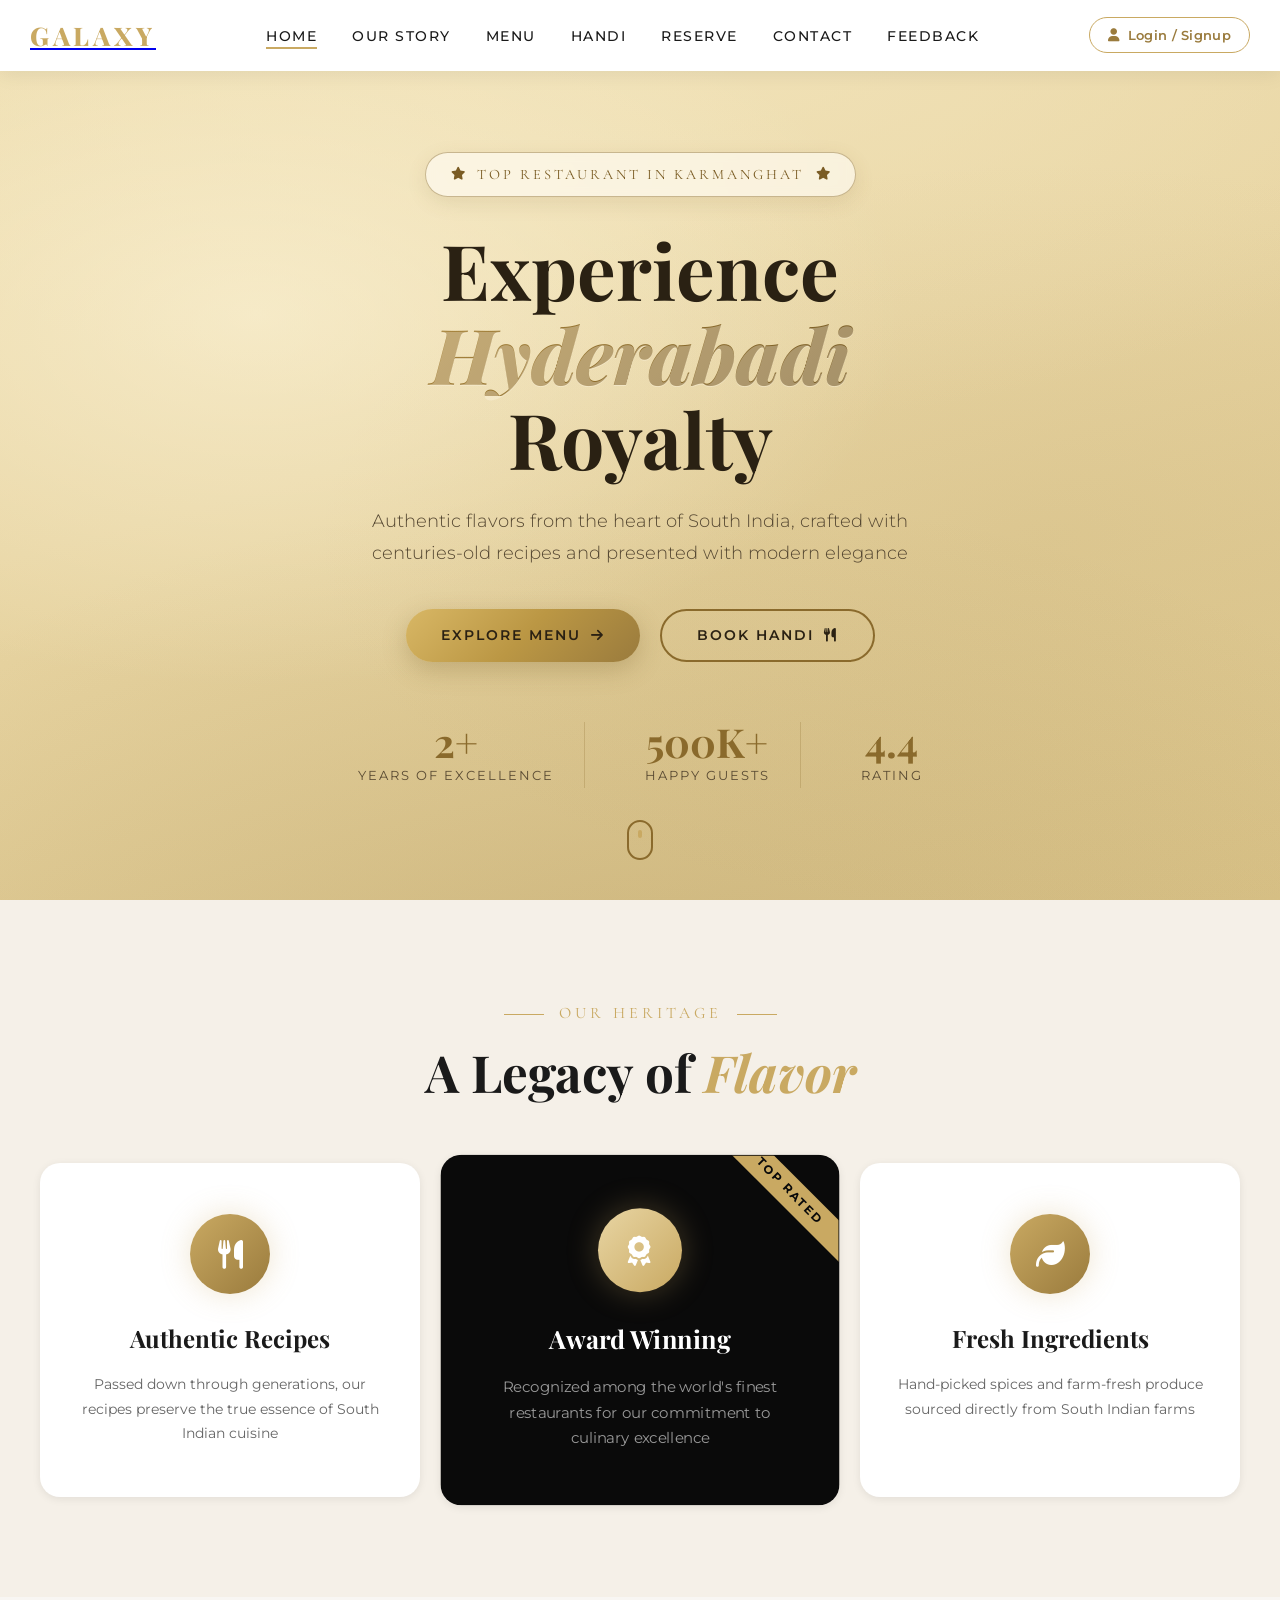
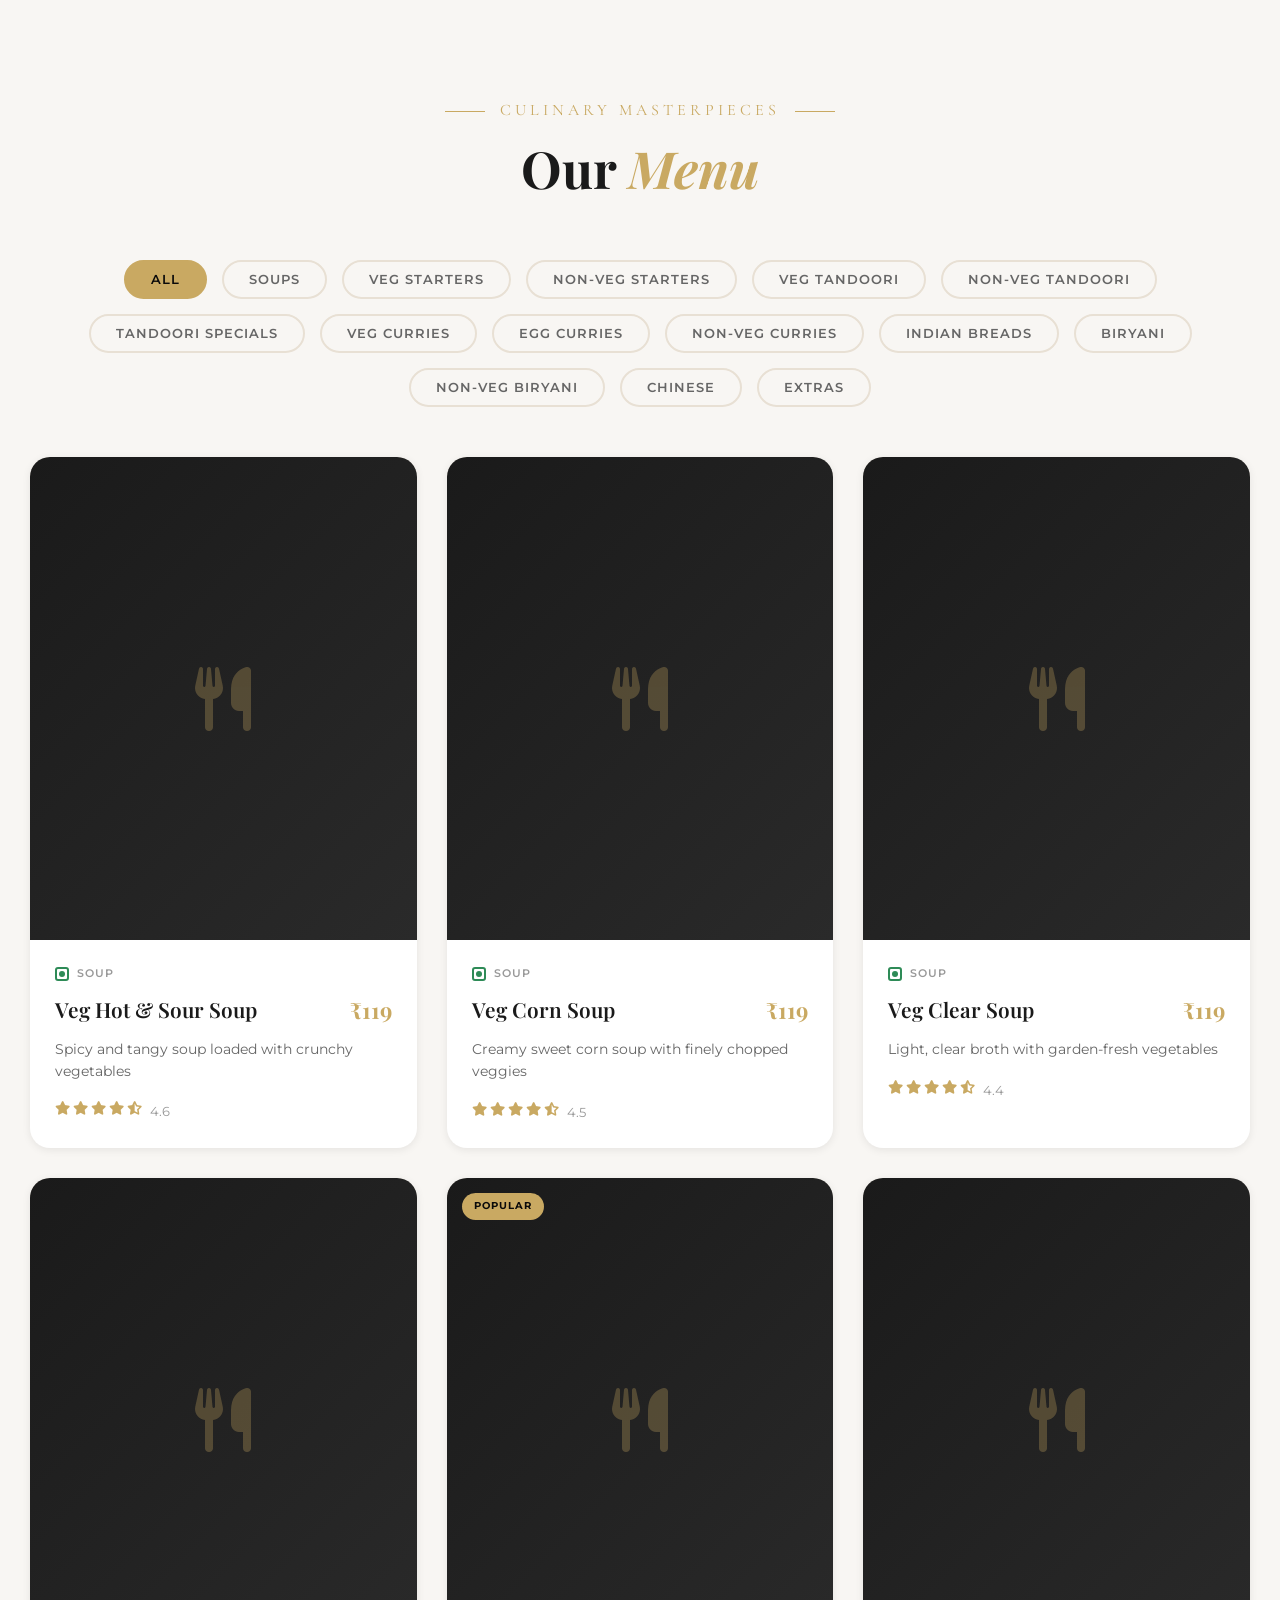
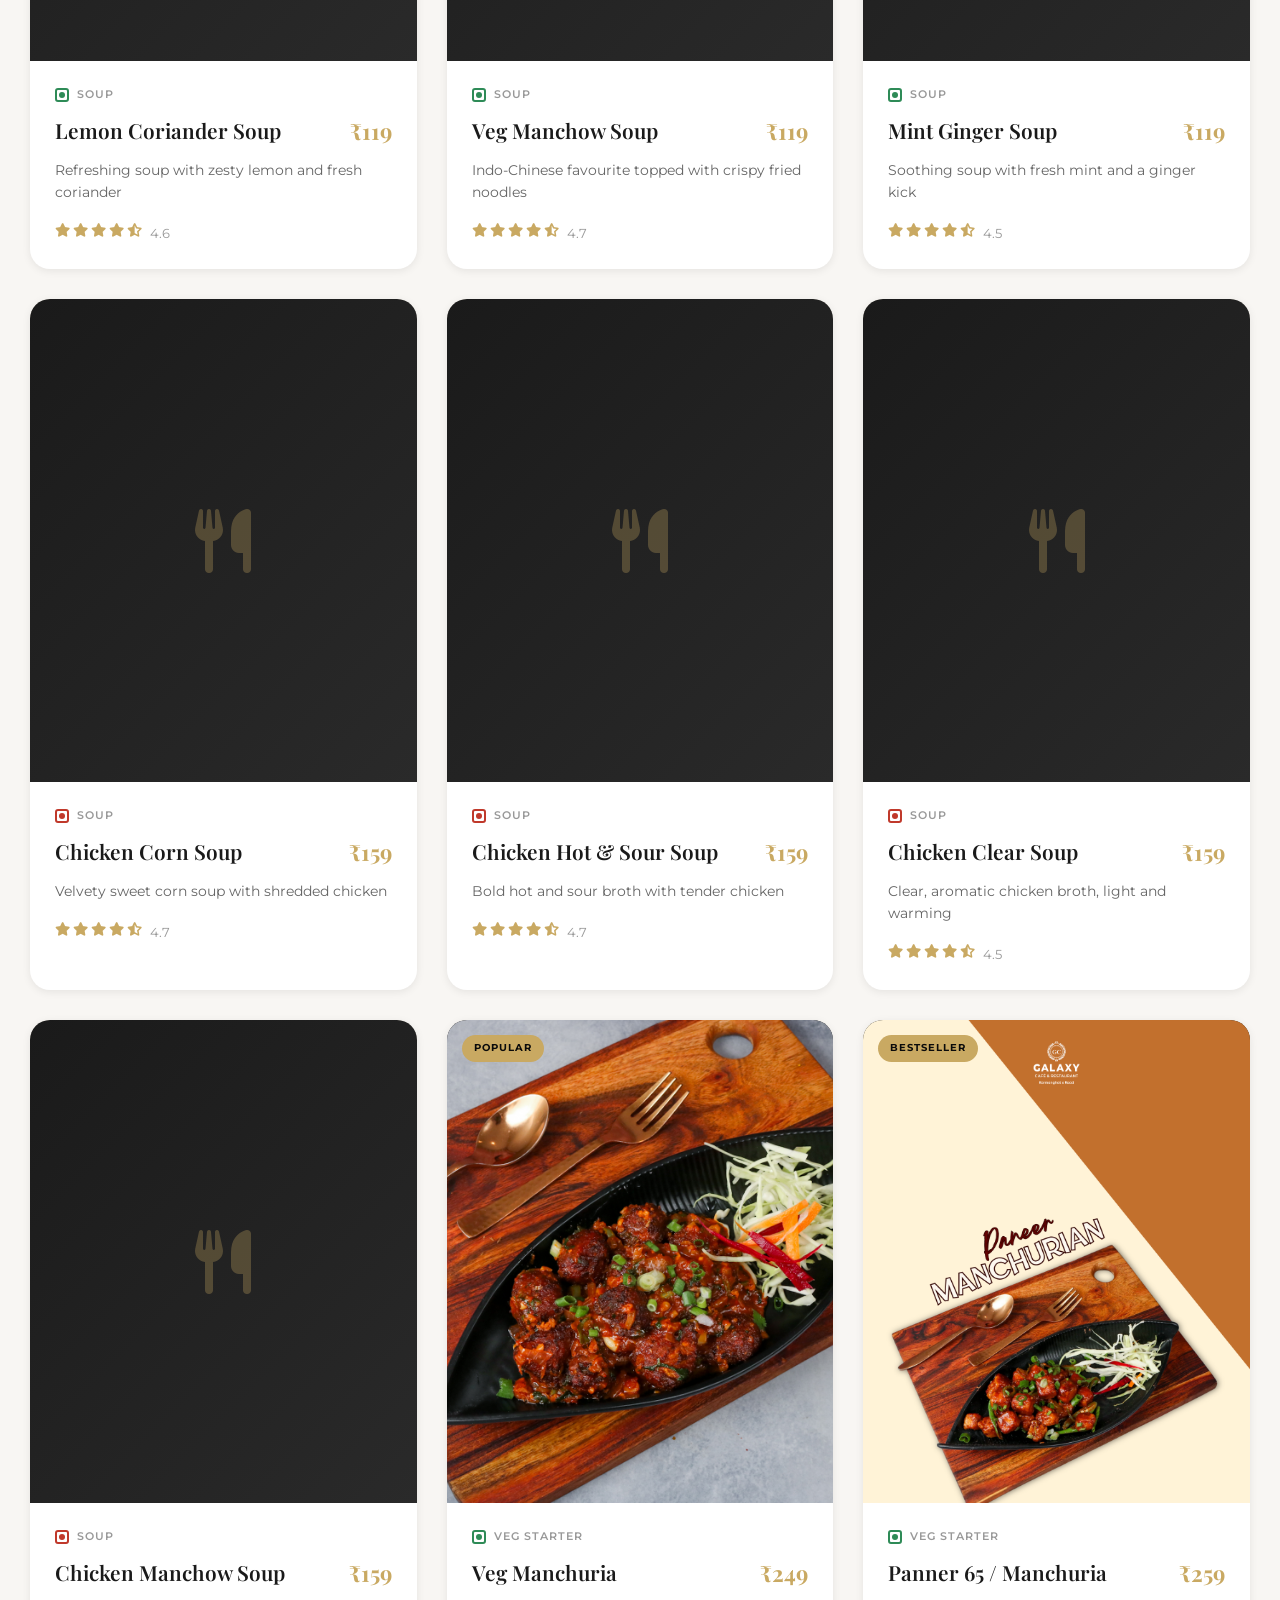
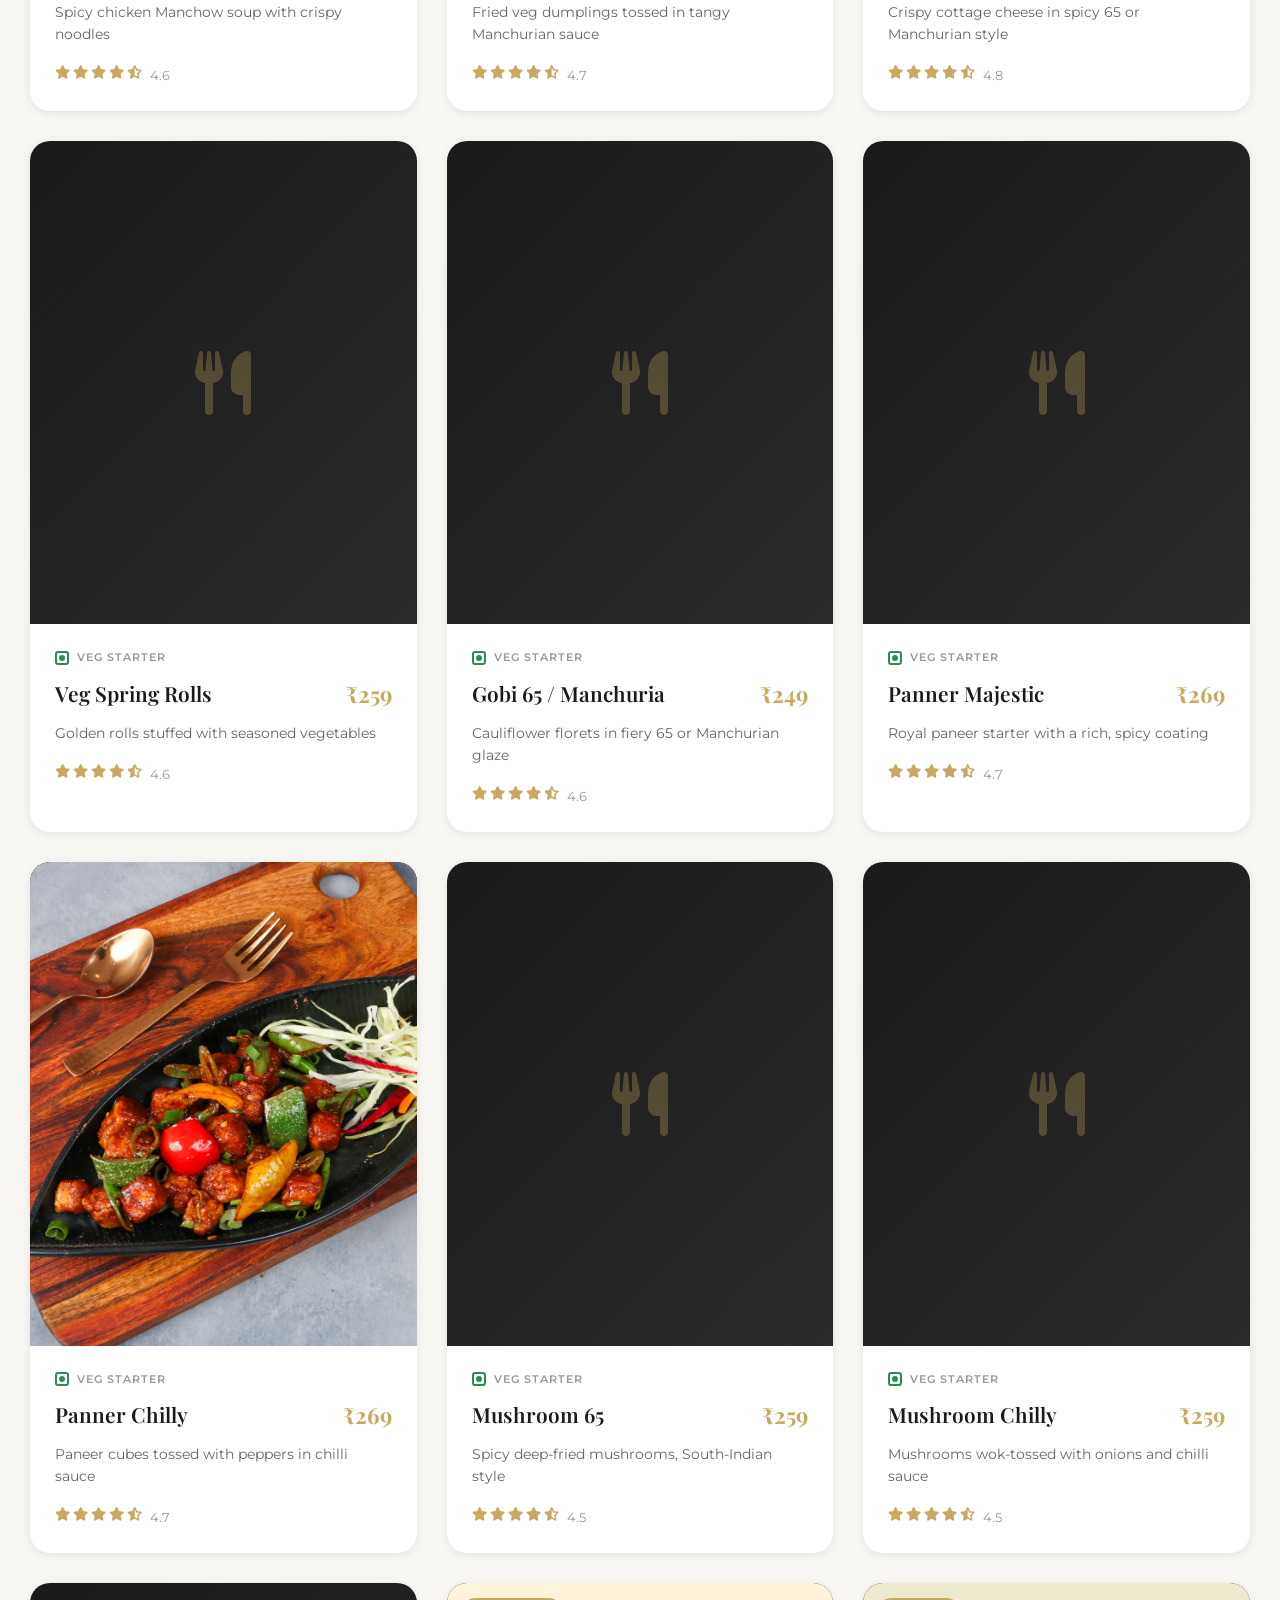
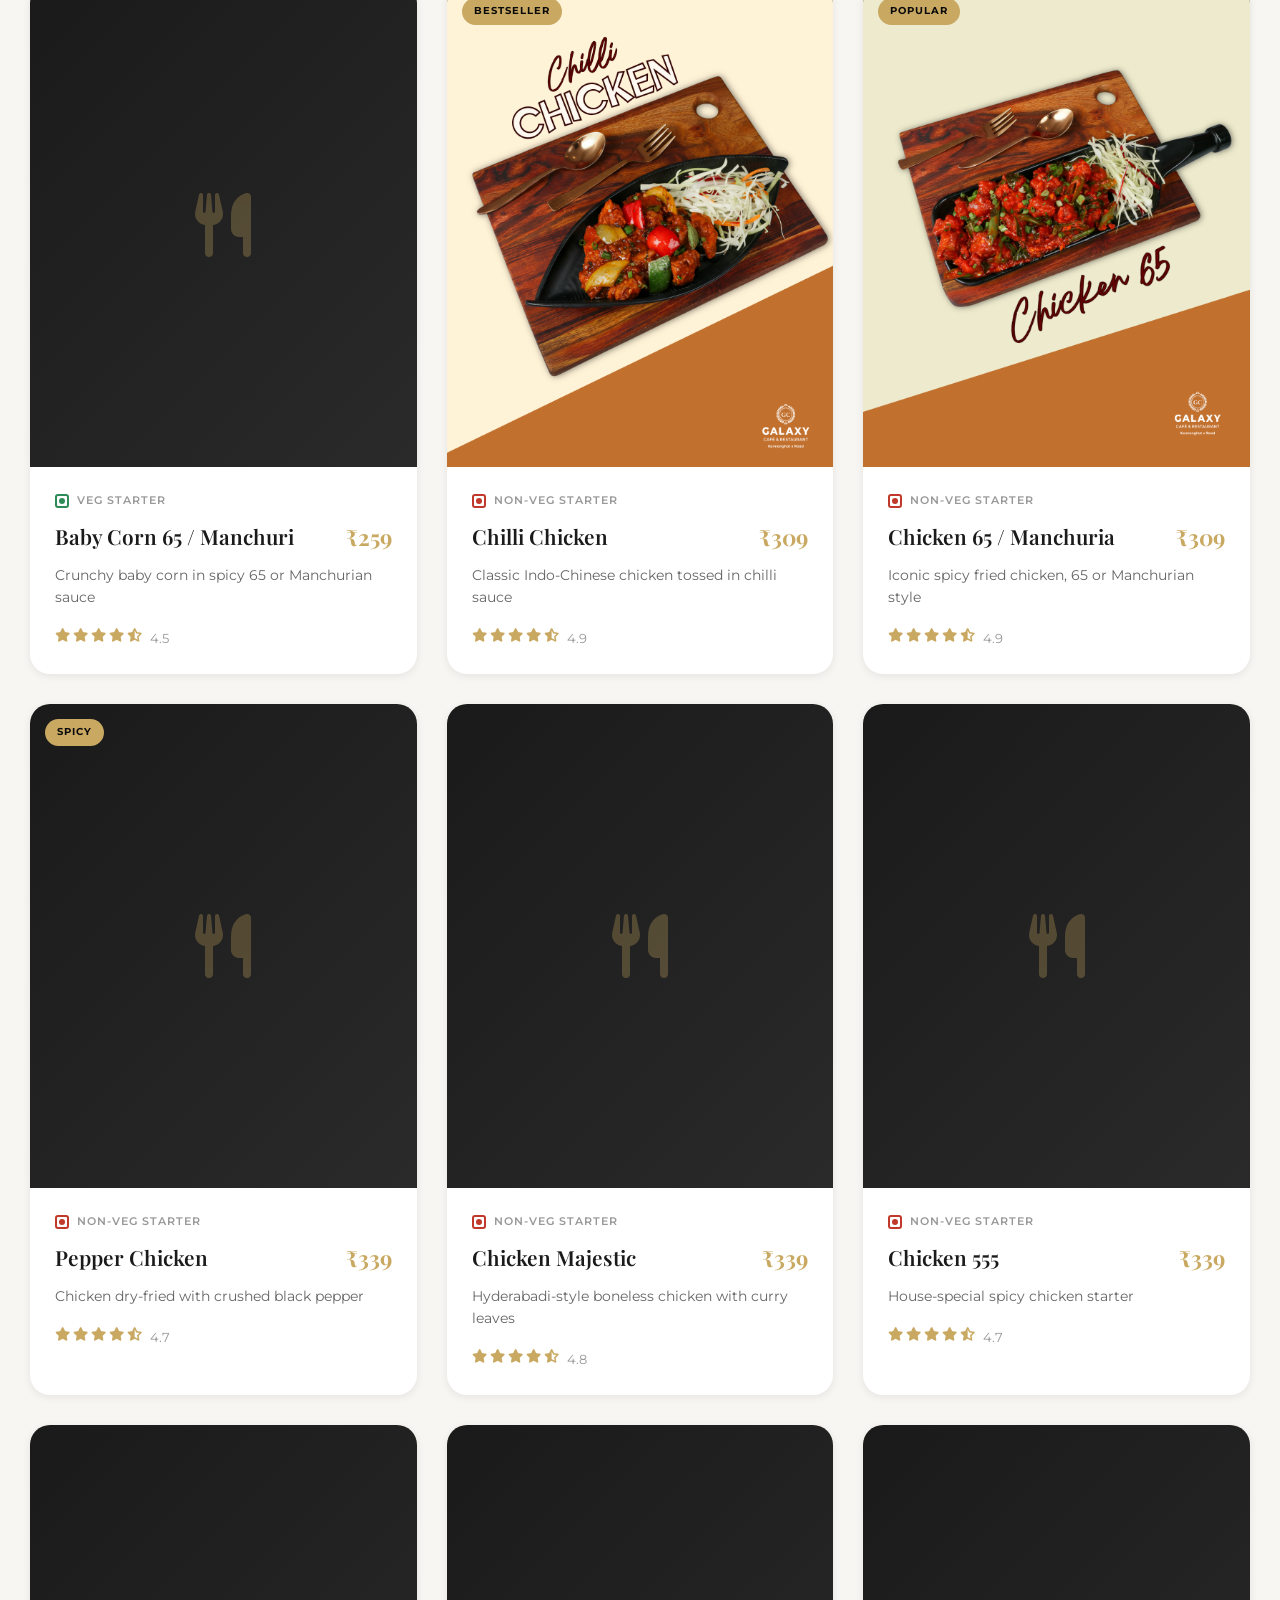
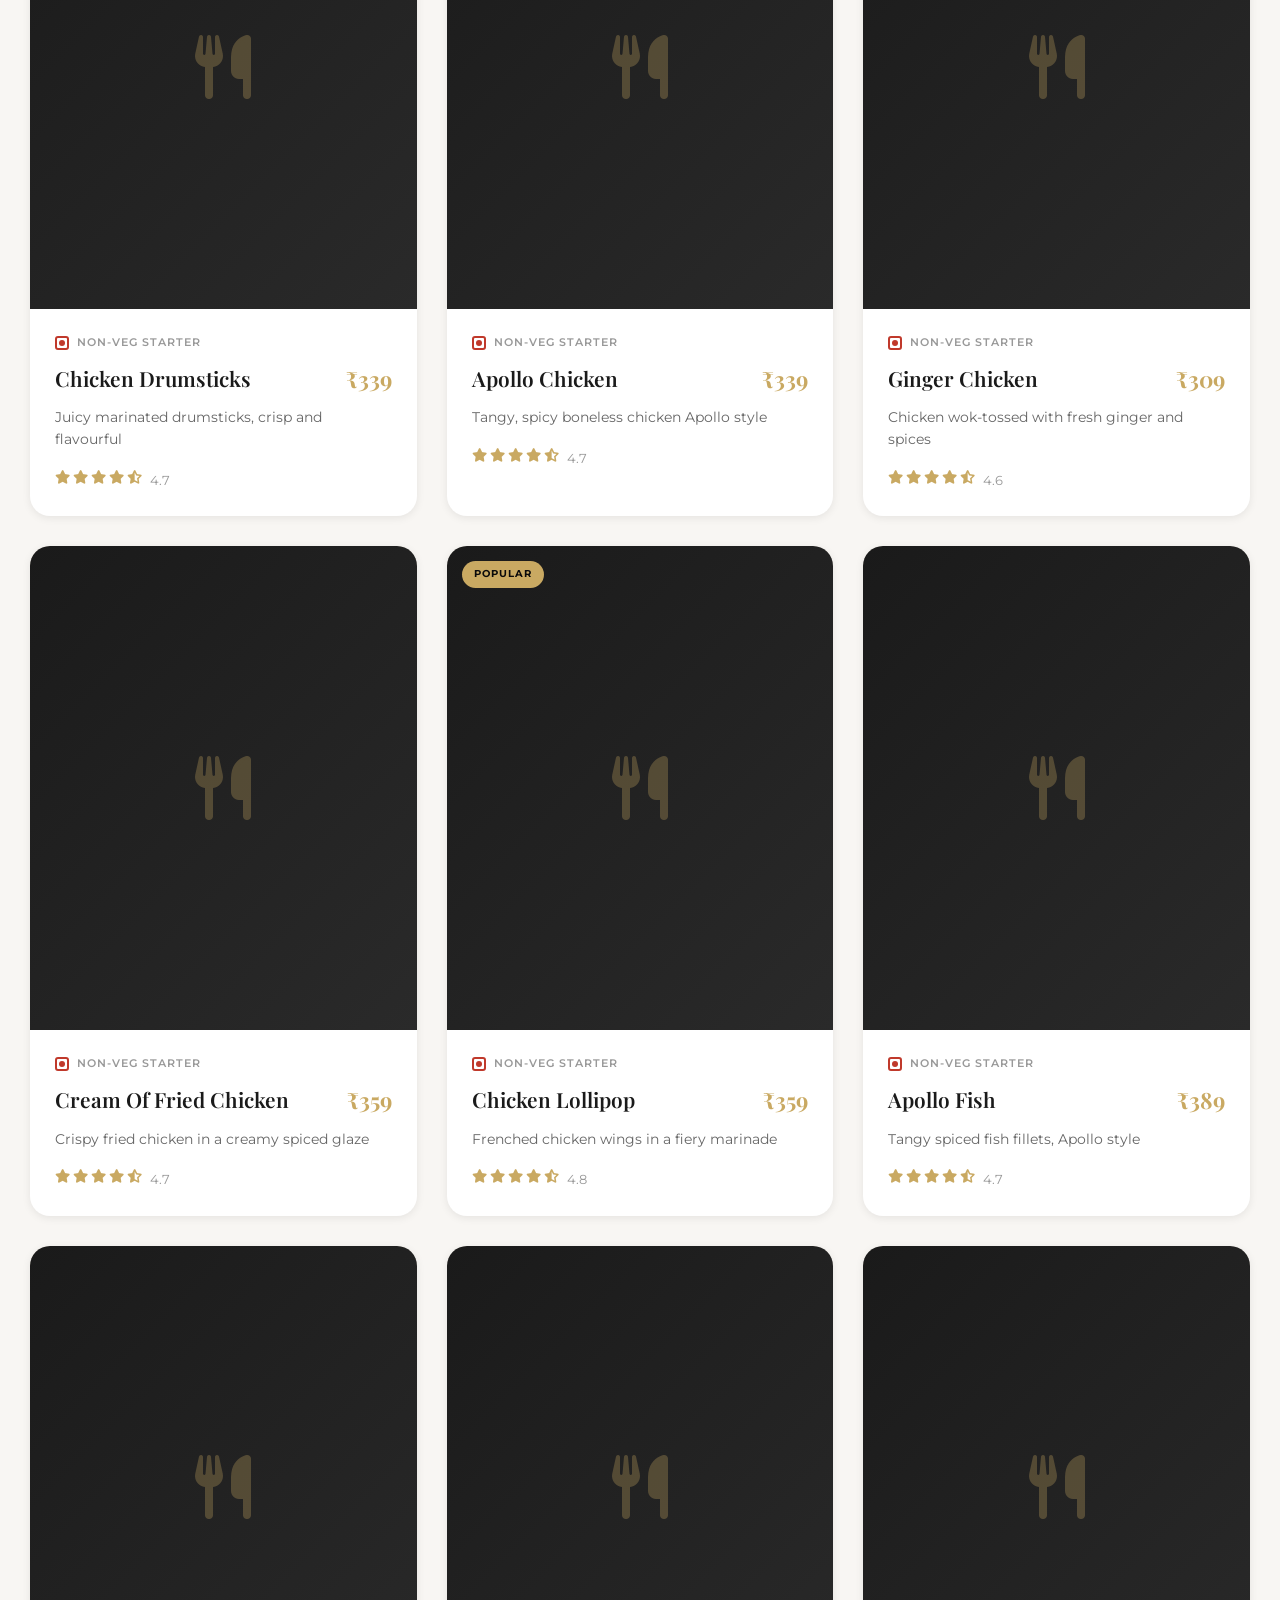
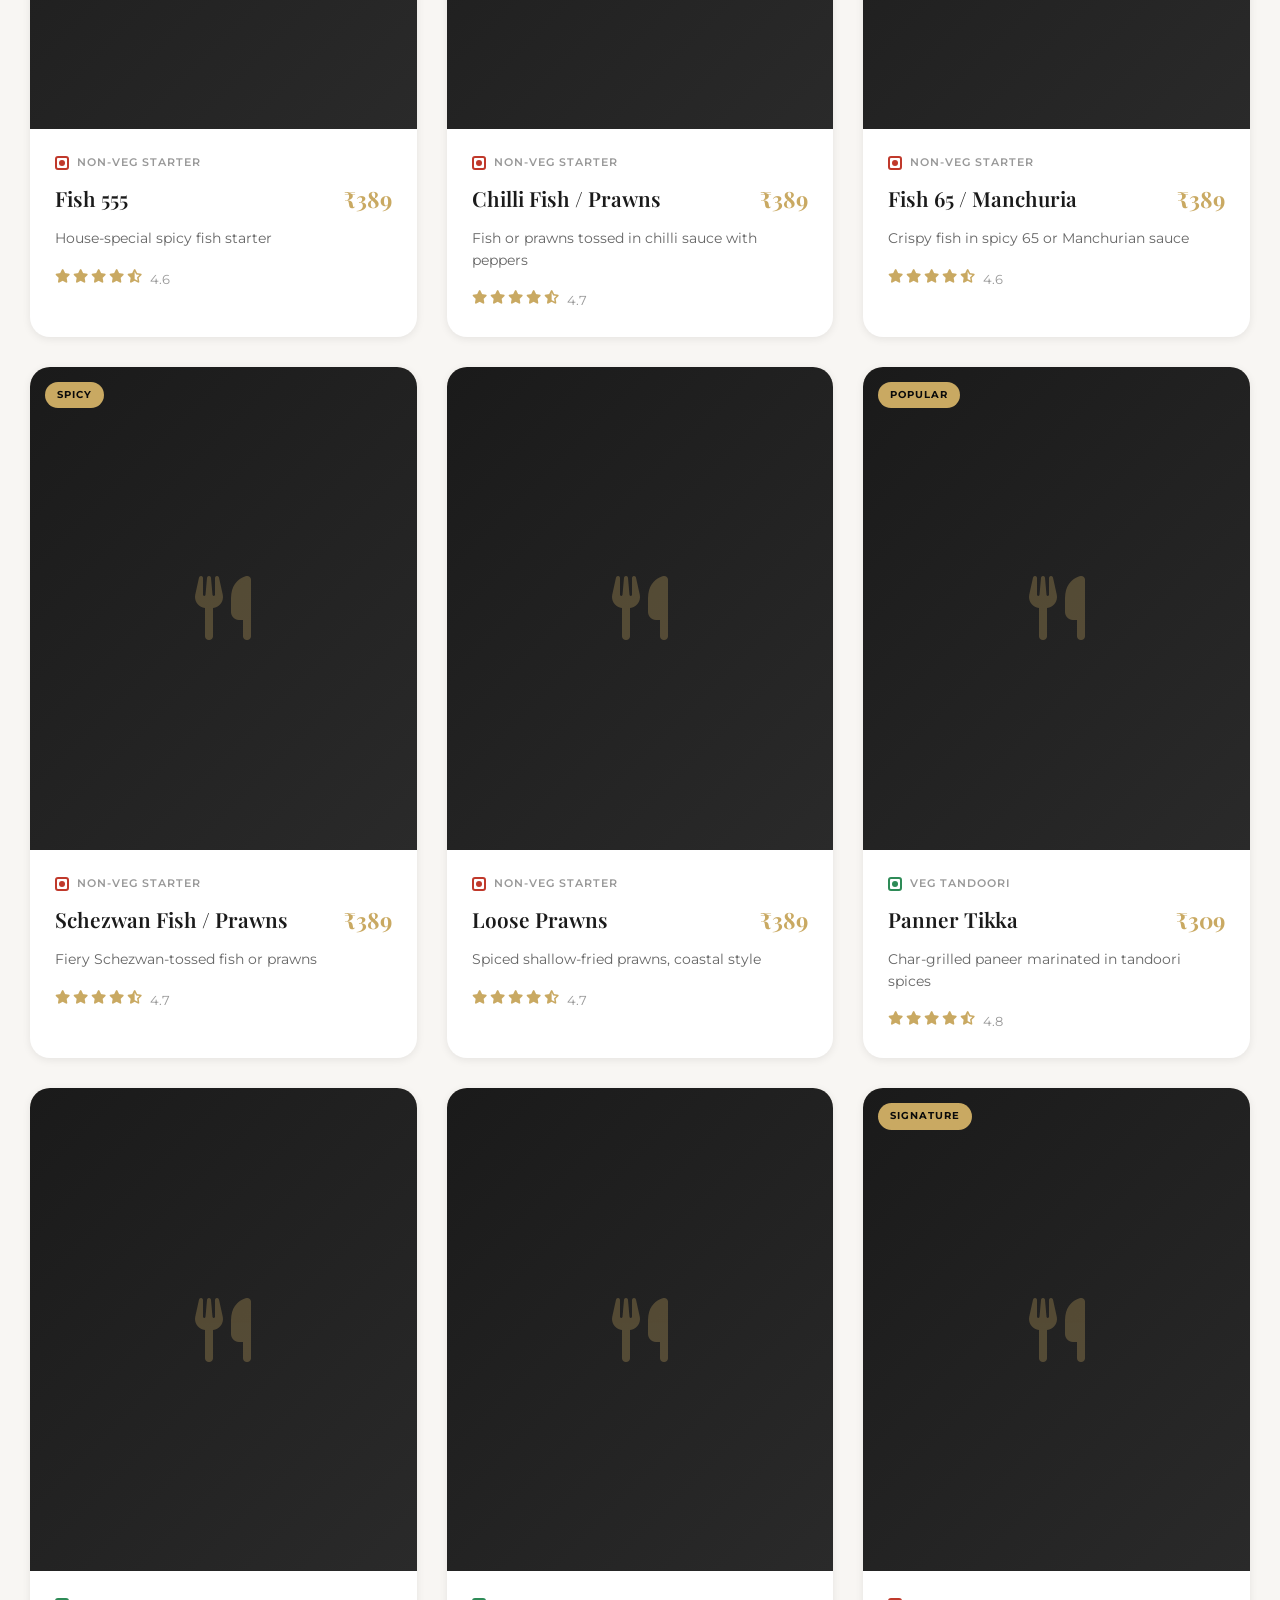
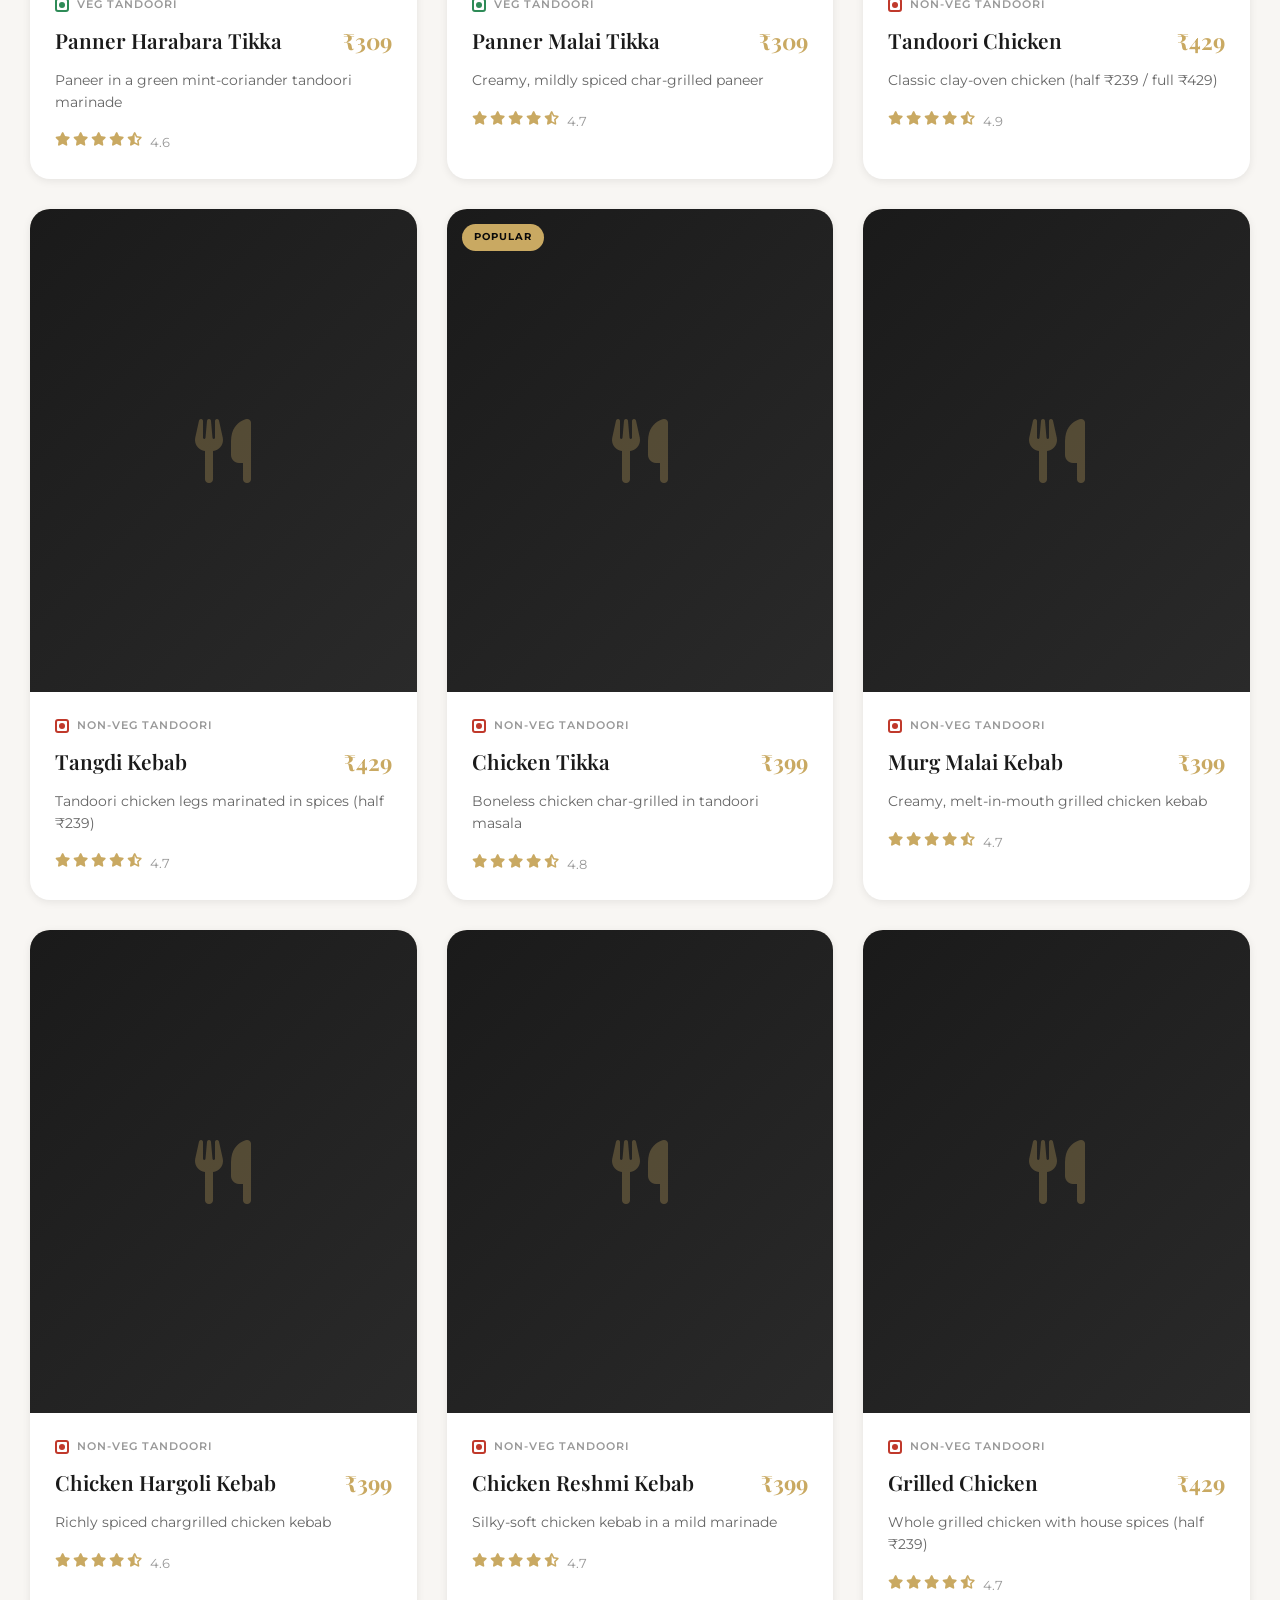
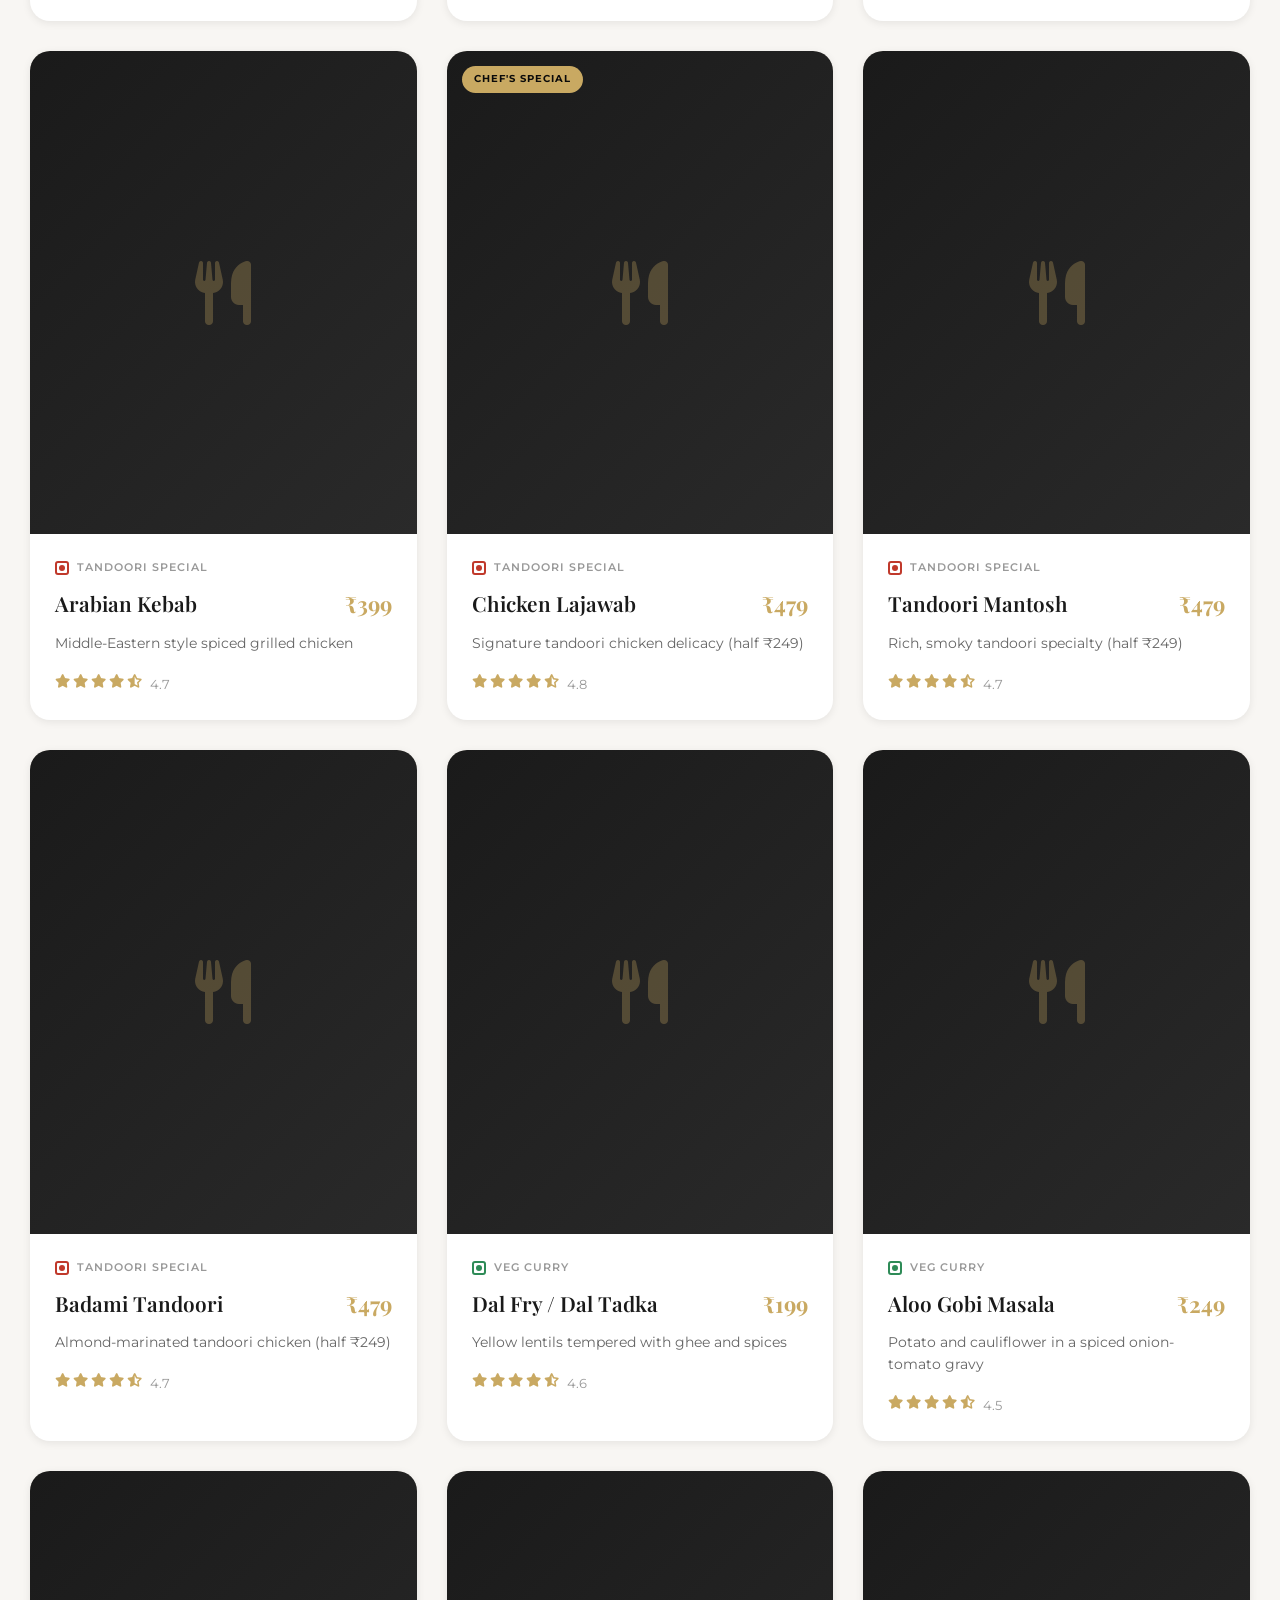
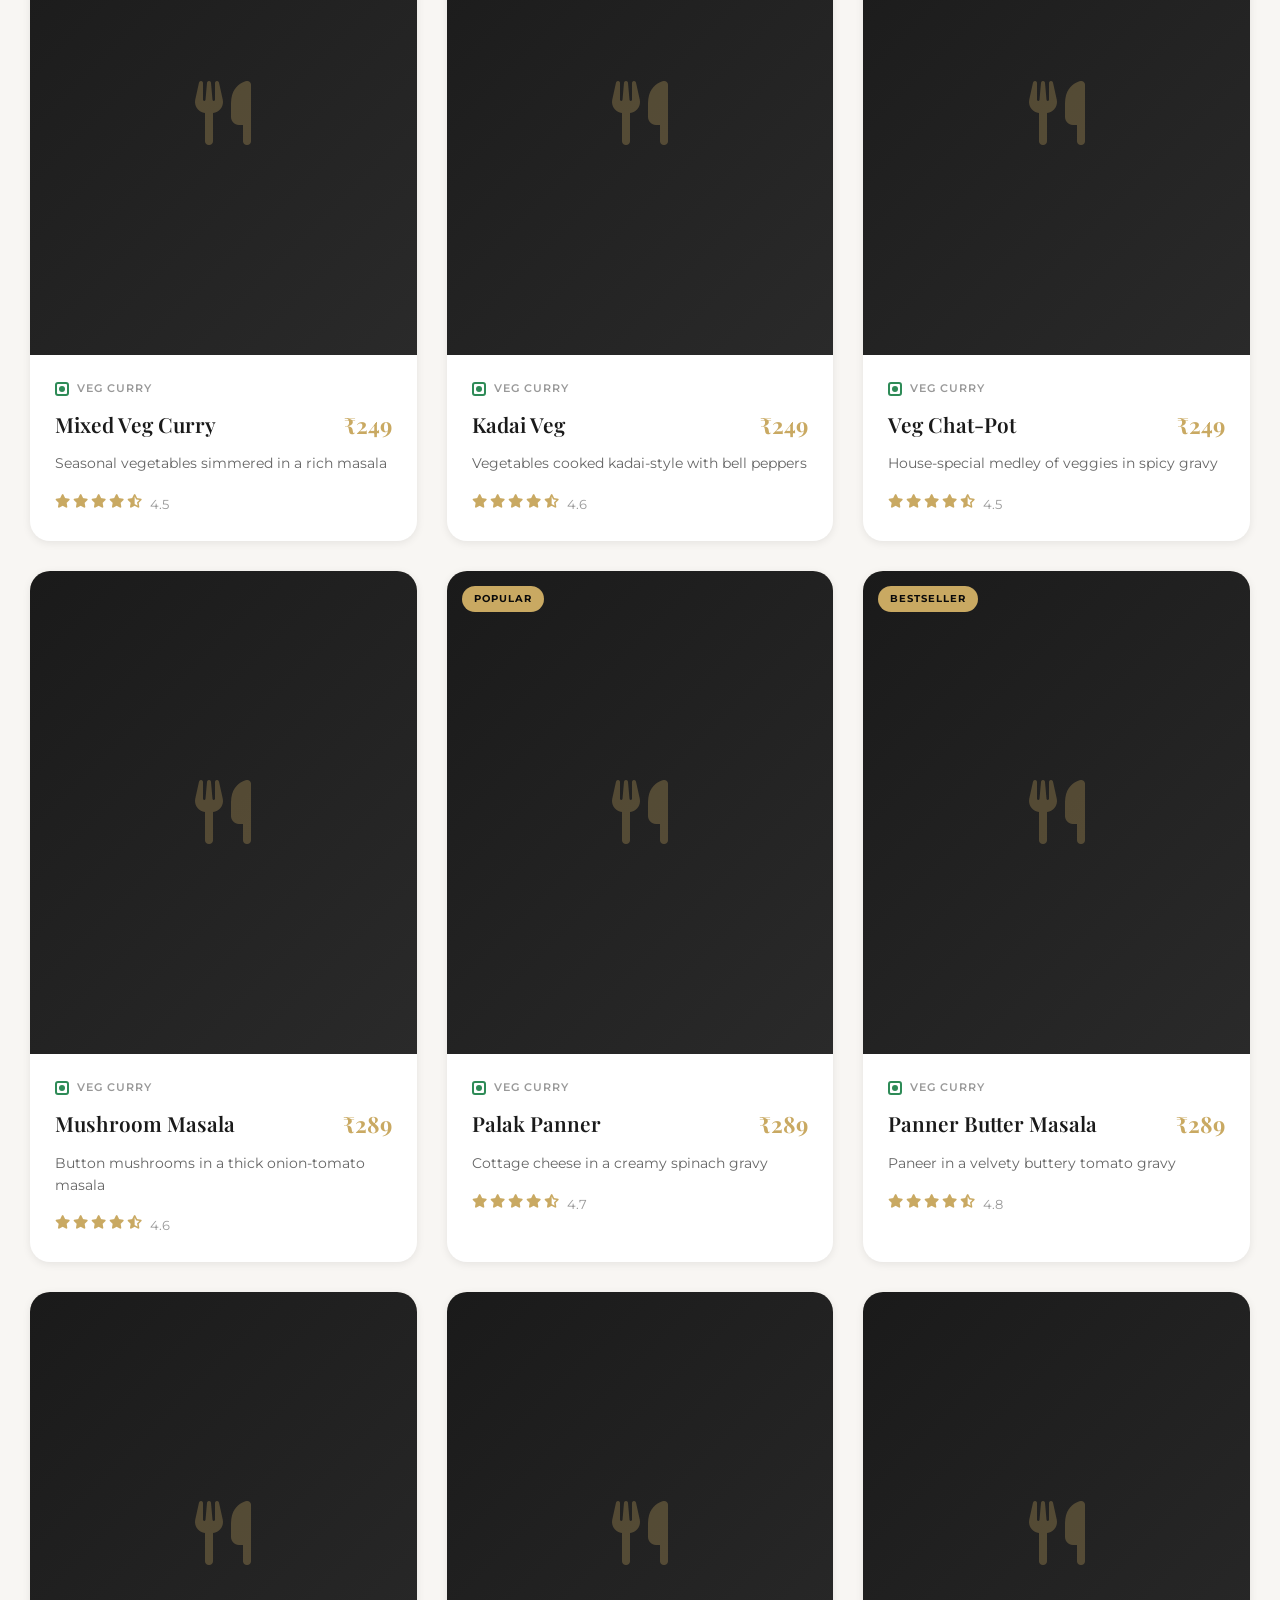
<file: galaxy-cafe-final.html>
<!DOCTYPE html>
<html lang="en">
<head>
    <meta charset="UTF-8">
    <meta name="viewport" content="width=device-width, initial-scale=1.0">
    <title>Galaxy Café & Restaurant | Fine South Indian Dining</title>
    
    <link href="https://fonts.googleapis.com/css2?family=Playfair+Display:wght@400;500;600;700;800;900&family=Cormorant+Garamond:wght@300;400;500;600;700&family=Montserrat:wght@200;300;400;500;600;700&display=swap" rel="stylesheet">
    <link rel="stylesheet" href="https://cdnjs.cloudflare.com/ajax/libs/font-awesome/6.5.1/css/all.min.css">
<style>
/* ============================================
   GALAXY CAFÉ & RESTAURANT - WORLD CLASS STYLES
   Premium South Indian Restaurant Website
   ============================================ */

/* CSS Variables */
:root {
    --gold: #C9A962;
    --gold-light: #E8D5A3;
    --cafe-bg: #E8D5A3;
    --gold-dark: #9A7B3D;
    --cream: #F5F0E8;
    --cream-dark: #E8E0D4;
    --black: #0A0A0A;
    --black-light: #1A1A1A;
    --black-lighter: #2A2A2A;
    --white: #FFFFFF;
    --white-off: #F8F6F3;
    --text-dark: #1A1A1A;
    --text-light: #666666;
    --text-muted: #999999;
    --success: #28A745;
    --danger: #DC3545;
    --warning: #FFC107;

    --font-display: 'Playfair Display', serif;
    --font-elegant: 'Cormorant Garamond', serif;
    --font-body: 'Montserrat', sans-serif;

    --transition-fast: 0.2s ease;
    --transition-medium: 0.4s cubic-bezier(0.4, 0, 0.2, 1);
    --transition-slow: 0.6s cubic-bezier(0.4, 0, 0.2, 1);

    --shadow-sm: 0 2px 8px rgba(0,0,0,0.08);
    --shadow-md: 0 8px 30px rgba(0,0,0,0.12);
    --shadow-lg: 0 20px 60px rgba(0,0,0,0.15);
    --shadow-gold: 0 0 30px rgba(201, 169, 98, 0.3);
}

/* Reset & Base */
*, *::before, *::after {
    margin: 0;
    padding: 0;
    box-sizing: border-box;
}

html {
    scroll-behavior: smooth;
    font-size: 16px;
}

body {
    font-family: var(--font-body);
    background: var(--cream);
    color: var(--text-dark);
    overflow-x: hidden;
    line-height: 1.6;
}

::-webkit-scrollbar {
    width: 8px;
}

::-webkit-scrollbar-track {
    background: var(--black);
}

::-webkit-scrollbar-thumb {
    background: var(--gold);
    border-radius: 4px;
}

::-webkit-scrollbar-thumb:hover {
    background: var(--gold-light);
}

/* ============================================
   LOADING SCREEN
   ============================================ */
#loading-screen {
    position: fixed;
    top: 0;
    left: 0;
    width: 100%;
    height: 100%;
    background: var(--black);
    display: flex;
    align-items: center;
    justify-content: center;
    z-index: 10000;
    transition: opacity 0.8s ease, visibility 0.8s ease;
}

#loading-screen.hidden {
    opacity: 0;
    visibility: hidden;
}

.loader-content {
    text-align: center;
}

.loader-logo {
    width: 200px;
    height: auto;
    margin-bottom: 30px;
    animation: loaderPulse 2s ease-in-out infinite;
}

@keyframes loaderPulse {
    0%, 100% { opacity: 0.6; transform: scale(0.98); }
    50% { opacity: 1; transform: scale(1.02); }
}

.loader-line {
    width: 150px;
    height: 2px;
    background: linear-gradient(90deg, transparent, var(--gold), transparent);
    margin: 0 auto 20px;
    animation: loaderLine 1.5s ease-in-out infinite;
}

@keyframes loaderLine {
    0% { width: 0; opacity: 0; }
    50% { width: 150px; opacity: 1; }
    100% { width: 0; opacity: 0; }
}

.loader-text {
    color: var(--gold);
    font-family: var(--font-elegant);
    font-size: 1.1rem;
    letter-spacing: 3px;
    text-transform: uppercase;
}

/* ============================================
   NAVIGATION
   ============================================ */
#navbar {
    position: fixed;
    top: 0;
    left: 0;
    width: 100%;
    z-index: 1000;
    padding: 15px 0;
    transition: var(--transition-medium);
    background: #FFFFFF;
    box-shadow: 0 2px 20px rgba(0, 0, 0, 0.08);
}

/* Top (un-scrolled, over Home) state: white header with dark text */
#navbar .nav-link { color: var(--text-dark); }
#navbar .nav-link.admin-link { color: var(--gold-dark) !important; }
#navbar .mobile-toggle span { background: var(--text-dark); }

#navbar.scrolled {
    background: rgba(10, 10, 10, 0.95);
    backdrop-filter: blur(20px);
    padding: 10px 0;
    box-shadow: var(--shadow-md);
}

/* Scrolled (dark) state: restore light text */
#navbar.scrolled .nav-link { color: var(--white); }
#navbar.scrolled .nav-link.admin-link { color: var(--gold) !important; }
#navbar.scrolled .mobile-toggle span { background: var(--white); }

.nav-container {
    max-width: 1400px;
    margin: 0 auto;
    padding: 0 30px;
    display: flex;
    align-items: center;
    justify-content: space-between;
}

.nav-logo img {
    height: 55px;
    width: auto;
    transition: var(--transition-fast);
}

#navbar.scrolled .nav-logo img {
    height: 45px;
}

.nav-links {
    display: flex;
    list-style: none;
    gap: 35px;
}

.nav-link {
    color: var(--white);
    text-decoration: none;
    font-size: 0.85rem;
    font-weight: 500;
    letter-spacing: 1.5px;
    text-transform: uppercase;
    position: relative;
    padding: 5px 0;
    transition: var(--transition-fast);
}

.nav-link::after {
    content: '';
    position: absolute;
    bottom: 0;
    left: 0;
    width: 0;
    height: 2px;
    background: var(--gold);
    transition: var(--transition-medium);
}

.nav-link:hover::after,
.nav-link.active::after {
    width: 100%;
}

.nav-link:hover {
    color: var(--gold);
}

.admin-link {
    color: var(--gold) !important;
}

.nav-actions {
    display: flex;
    align-items: center;
    gap: 20px;
}

/* ============================================
   AUTH — Login / Signup button, user chip & menu
   ============================================ */
.auth-btn {
    display: inline-flex;
    align-items: center;
    gap: 8px;
    padding: 9px 18px;
    background: transparent;
    border: 1px solid var(--gold);
    border-radius: 30px;
    color: var(--gold-dark);
    font-family: var(--font-body);
    font-size: 0.82rem;
    font-weight: 600;
    letter-spacing: 0.3px;
    cursor: pointer;
    transition: var(--transition-fast);
    white-space: nowrap;
}

.auth-btn:hover {
    background: var(--gold);
    color: var(--black);
    box-shadow: var(--shadow-gold);
}

/* In the white (top) navbar, keep label readable; in scrolled (dark) navbar, gold */
#navbar.scrolled .auth-btn { color: var(--gold); }
#navbar.scrolled .auth-btn:hover { color: var(--black); }

/* Inbox icon button + unread badge */
.inbox-btn {
    position: relative;
    display: inline-flex;
    align-items: center;
    justify-content: center;
    width: 42px;
    height: 42px;
    background: transparent;
    border: 1px solid var(--gold);
    border-radius: 50%;
    color: var(--gold-dark);
    font-size: 1rem;
    cursor: pointer;
    transition: var(--transition-fast);
}
.inbox-btn:hover {
    background: var(--gold);
    color: var(--black);
    box-shadow: var(--shadow-gold);
}
#navbar.scrolled .inbox-btn { color: var(--gold); }
#navbar.scrolled .inbox-btn:hover { color: var(--black); }
.inbox-badge {
    position: absolute;
    top: -4px;
    right: -4px;
    min-width: 18px;
    height: 18px;
    padding: 0 5px;
    background: var(--danger, #e23b3b);
    color: #fff;
    border-radius: 9px;
    font-size: 0.7rem;
    font-weight: 700;
    line-height: 18px;
    text-align: center;
}

/* Inbox message list */
.inbox-list {
    display: flex;
    flex-direction: column;
    gap: 12px;
    max-height: 60vh;
    overflow-y: auto;
    margin-top: 10px;
}
.inbox-item {
    background: var(--black-light);
    border: 1px solid var(--black-lighter);
    border-left: 3px solid var(--gold);
    border-radius: 10px;
    padding: 14px 16px;
}
.inbox-item.unread { border-left-color: var(--danger, #e23b3b); }
.inbox-item-head {
    display: flex;
    justify-content: space-between;
    align-items: center;
    margin-bottom: 6px;
}
.inbox-item-title { color: var(--white); font-weight: 600; font-size: 0.95rem; }
.inbox-item-date { color: var(--text-muted); font-size: 0.75rem; }
.inbox-item-body { color: var(--text-muted); font-size: 0.88rem; line-height: 1.5; }
.inbox-empty { color: var(--text-muted); text-align: center; padding: 30px 10px; }

/* Logged-in chip */
.user-chip {
    position: relative;
}

.user-chip-name {
    display: inline-flex;
    align-items: center;
    gap: 9px;
    padding: 6px 14px 6px 6px;
    background: transparent;
    border: 1px solid rgba(201, 169, 98, 0.45);
    border-radius: 30px;
    color: var(--text-dark);
    font-family: var(--font-body);
    font-size: 0.82rem;
    font-weight: 600;
    cursor: pointer;
    transition: var(--transition-fast);
}

#navbar.scrolled .user-chip-name { color: var(--white); }

.user-chip-name:hover { border-color: var(--gold); }

.user-chip-name i { font-size: 0.7rem; opacity: 0.7; transition: var(--transition-fast); }
.user-chip.open .user-chip-name i { transform: rotate(180deg); }

.user-avatar {
    width: 30px;
    height: 30px;
    border-radius: 50%;
    background: linear-gradient(135deg, var(--gold), var(--gold-dark));
    color: var(--black);
    display: inline-flex;
    align-items: center;
    justify-content: center;
    font-weight: 700;
    font-size: 0.8rem;
    flex-shrink: 0;
}

.user-menu {
    position: absolute;
    top: calc(100% + 12px);
    right: 0;
    min-width: 230px;
    background: var(--black-light);
    border: 1px solid var(--black-lighter);
    border-radius: 14px;
    box-shadow: var(--shadow-lg);
    padding: 10px;
    opacity: 0;
    visibility: hidden;
    transform: translateY(-8px);
    transition: var(--transition-fast);
    z-index: 1200;
}

.user-chip.open .user-menu {
    opacity: 1;
    visibility: visible;
    transform: translateY(0);
}

.user-menu-info {
    display: flex;
    flex-direction: column;
    gap: 3px;
    padding: 10px 12px 14px;
    border-bottom: 1px solid var(--black-lighter);
    margin-bottom: 8px;
}

.user-menu-name { color: var(--white); font-weight: 700; font-size: 0.92rem; }
.user-menu-email { color: var(--text-muted); font-size: 0.78rem; word-break: break-all; }

.user-menu-logout {
    width: 100%;
    display: flex;
    align-items: center;
    gap: 10px;
    padding: 11px 12px;
    background: transparent;
    border: none;
    border-radius: 10px;
    color: var(--white-off);
    font-family: var(--font-body);
    font-size: 0.85rem;
    font-weight: 500;
    cursor: pointer;
    transition: var(--transition-fast);
}

.user-menu-logout:hover { background: rgba(220, 53, 69, 0.15); color: var(--danger); }
.user-menu-logout i { color: var(--gold); transition: var(--transition-fast); }
.user-menu-logout:hover i { color: var(--danger); }

/* ============================================
   AUTH MODAL — tabs, forms, helpers
   ============================================ */
.auth-modal-content { max-width: 440px; padding: 38px 38px 34px; }

.auth-header { text-align: center; margin-bottom: 24px; }
.auth-header .text-logo { margin-bottom: 10px; }
.auth-header h2 {
    font-family: var(--font-display);
    color: var(--white);
    font-size: 1.5rem;
    margin-bottom: 6px;
}
.auth-header p { color: var(--text-muted); font-size: 0.85rem; }

.auth-tabs {
    display: flex;
    gap: 6px;
    background: rgba(255,255,255,0.06);
    border-radius: 30px;
    padding: 5px;
    margin-bottom: 26px;
}

.auth-tab {
    flex: 1;
    padding: 10px;
    background: transparent;
    border: none;
    border-radius: 30px;
    color: var(--text-muted);
    font-family: var(--font-body);
    font-size: 0.85rem;
    font-weight: 600;
    cursor: pointer;
    transition: var(--transition-fast);
}

.auth-tab.active {
    background: linear-gradient(135deg, var(--gold), var(--gold-dark));
    color: var(--black);
    box-shadow: var(--shadow-gold);
}

.auth-form { display: none; flex-direction: column; gap: 16px; }
.auth-form.active { display: flex; animation: handiFadeIn 0.35s ease both; }

.auth-error {
    display: none;
    align-items: center;
    gap: 8px;
    background: rgba(220, 53, 69, 0.12);
    border: 1px solid rgba(220, 53, 69, 0.35);
    color: #ff8a93;
    font-size: 0.8rem;
    padding: 10px 14px;
    border-radius: 10px;
}
.auth-error.active { display: flex; }

.auth-success-msg {
    display: none;
    align-items: center;
    gap: 8px;
    background: rgba(40, 167, 69, 0.12);
    border: 1px solid rgba(40, 167, 69, 0.35);
    color: #7ee2a0;
    font-size: 0.8rem;
    padding: 10px 14px;
    border-radius: 10px;
}
.auth-success-msg.active { display: flex; }

.auth-forgot {
    text-align: right;
    margin-top: -4px;
}
.auth-forgot a {
    color: var(--gold);
    font-size: 0.8rem;
    text-decoration: none;
    cursor: pointer;
    transition: var(--transition-fast);
}
.auth-forgot a:hover { color: var(--gold-light); text-decoration: underline; }

.auth-switch {
    text-align: center;
    margin-top: 18px;
    color: var(--text-muted);
    font-size: 0.82rem;
}
.auth-switch a {
    color: var(--gold);
    font-weight: 600;
    text-decoration: none;
    cursor: pointer;
}
.auth-switch a:hover { text-decoration: underline; }

.auth-back {
    background: none;
    border: none;
    color: var(--text-muted);
    font-size: 0.8rem;
    cursor: pointer;
    margin-top: 8px;
    transition: var(--transition-fast);
}
.auth-back:hover { color: var(--gold); }

.mobile-toggle {
    display: none;
    flex-direction: column;
    gap: 5px;
    background: none;
    border: none;
    cursor: pointer;
    padding: 5px;
}

.mobile-toggle span {
    display: block;
    width: 25px;
    height: 2px;
    background: var(--white);
    transition: var(--transition-fast);
}

/* Mobile Menu */
.mobile-menu {
    position: fixed;
    top: 0;
    right: -100%;
    width: 300px;
    height: 100vh;
    background: var(--black);
    z-index: 999;
    padding: 100px 40px;
    display: flex;
    flex-direction: column;
    gap: 25px;
    transition: var(--transition-medium);
}

.mobile-menu.active {
    right: 0;
}

.mobile-menu a {
    color: var(--white);
    text-decoration: none;
    font-size: 1.1rem;
    font-weight: 500;
    letter-spacing: 2px;
    text-transform: uppercase;
    padding: 10px 0;
    border-bottom: 1px solid var(--black-lighter);
    transition: var(--transition-fast);
}

.mobile-menu a:hover {
    color: var(--gold);
    padding-left: 10px;
}

/* ============================================
   HERO SECTION
   ============================================ */
.hero {
    min-height: 100vh;
    display: flex;
    align-items: center;
    justify-content: center;
    position: relative;
    background:
        radial-gradient(ellipse 120% 80% at 50% 0%, #F1E2B8 0%, transparent 60%),
        linear-gradient(165deg, #EEDDAE 0%, var(--cafe-bg) 45%, #DBC489 100%);
    overflow: hidden;
    padding: 120px 30px 80px;
}

.hero-bg {
    position: absolute;
    top: 0;
    left: 0;
    width: 100%;
    height: 100%;
    overflow: hidden;
}

.hero-particle {
    position: absolute;
    width: 4px;
    height: 4px;
    background: var(--gold);
    border-radius: 50%;
    opacity: 0;
    animation: floatParticle 8s ease-in-out infinite;
    animation-delay: calc(var(--i) * 0.8s);
}

.hero-particle:nth-child(1) { top: 20%; left: 10%; }
.hero-particle:nth-child(2) { top: 60%; left: 20%; }
.hero-particle:nth-child(3) { top: 30%; left: 80%; }
.hero-particle:nth-child(4) { top: 70%; left: 70%; }
.hero-particle:nth-child(5) { top: 40%; left: 50%; }
.hero-particle:nth-child(6) { top: 15%; left: 60%; }
.hero-particle:nth-child(7) { top: 80%; left: 40%; }
.hero-particle:nth-child(8) { top: 50%; left: 90%; }

@keyframes floatParticle {
    0%, 100% { opacity: 0; transform: translateY(0) scale(0); }
    50% { opacity: 0.8; transform: translateY(-100px) scale(1); }
}

.hero::before {
    content: '';
    position: absolute;
    top: 0;
    left: 0;
    width: 100%;
    height: 100%;
    background:
        radial-gradient(ellipse at 20% 35%, rgba(255, 248, 224, 0.55) 0%, transparent 45%),
        radial-gradient(ellipse at 82% 60%, rgba(154, 123, 61, 0.10) 0%, transparent 50%),
        radial-gradient(ellipse 140% 120% at 50% 120%, rgba(120, 92, 40, 0.18) 0%, transparent 55%);
    pointer-events: none;
}

.hero-content {
    text-align: center;
    max-width: 900px;
    position: relative;
    z-index: 2;
}

.hero-badge {
    display: inline-flex;
    align-items: center;
    gap: 12px;
    background: rgba(201, 169, 98, 0.15);
    border: 1px solid rgba(201, 169, 98, 0.3);
    padding: 10px 25px;
    border-radius: 50px;
    margin-bottom: 30px;
    animation: fadeInDown 1s ease;
}

.hero-badge i {
    color: var(--gold);
    font-size: 0.8rem;
}

.hero-badge span {
    color: var(--gold);
    font-family: var(--font-elegant);
    font-size: 0.9rem;
    letter-spacing: 3px;
    text-transform: uppercase;
}

.hero-title {
    margin-bottom: 25px;
}

.title-line {
    display: block;
    font-family: var(--font-display);
    font-size: clamp(2.5rem, 6vw, 5rem);
    font-weight: 700;
    color: var(--white);
    line-height: 1.1;
    animation: fadeInUp 1s ease forwards;
    opacity: 0;
}

.title-line:nth-child(1) { animation-delay: 0.2s; }
.title-line:nth-child(2) { animation-delay: 0.4s; }
.title-line:nth-child(3) { animation-delay: 0.6s; }

.title-line.accent {
    color: var(--gold);
    font-style: italic;
    font-weight: 800;
}

.hero-subtitle {
    font-family: var(--font-body);
    font-size: 1.1rem;
    font-weight: 300;
    color: var(--text-muted);
    max-width: 600px;
    margin: 0 auto 40px;
    line-height: 1.8;
    animation: fadeInUp 1s ease 0.8s forwards;
    opacity: 0;
}

.hero-cta {
    display: flex;
    gap: 20px;
    justify-content: center;
    margin-bottom: 60px;
    animation: fadeInUp 1s ease 1s forwards;
    opacity: 0;
    flex-wrap: wrap;
}

.hero-stats {
    display: flex;
    justify-content: center;
    gap: 60px;
    animation: fadeInUp 1s ease 1.2s forwards;
    opacity: 0;
    flex-wrap: wrap;
}

.stat-item {
    text-align: center;
}

.stat-num {
    display: block;
    font-family: var(--font-display);
    font-size: 2.5rem;
    font-weight: 700;
    color: var(--gold);
    line-height: 1;
}

.stat-label {
    font-size: 0.8rem;
    color: var(--text-muted);
    letter-spacing: 2px;
    text-transform: uppercase;
    margin-top: 8px;
}

.hero-scroll {
    position: absolute;
    bottom: 40px;
    left: 50%;
    transform: translateX(-50%);
    animation: fadeIn 1s ease 1.5s forwards;
    opacity: 0;
}

.scroll-mouse {
    width: 26px;
    height: 40px;
    border: 2px solid var(--gold);
    border-radius: 13px;
    display: flex;
    justify-content: center;
    padding-top: 8px;
}

.scroll-wheel {
    width: 4px;
    height: 8px;
    background: var(--gold);
    border-radius: 2px;
    animation: scrollWheel 2s ease-in-out infinite;
}

@keyframes scrollWheel {
    0%, 100% { transform: translateY(0); opacity: 1; }
    50% { transform: translateY(8px); opacity: 0.3; }
}

/* ============================================
   BUTTONS
   ============================================ */
.btn-primary,
.btn-secondary {
    display: inline-flex;
    align-items: center;
    gap: 10px;
    padding: 14px 35px;
    font-family: var(--font-body);
    font-size: 0.85rem;
    font-weight: 600;
    letter-spacing: 2px;
    text-transform: uppercase;
    text-decoration: none;
    border-radius: 50px;
    cursor: pointer;
    transition: var(--transition-medium);
    border: none;
    position: relative;
    overflow: hidden;
}

.btn-primary {
    background: var(--gold);
    color: var(--black);
}

.btn-primary::before {
    content: '';
    position: absolute;
    top: 0;
    left: -100%;
    width: 100%;
    height: 100%;
    background: linear-gradient(90deg, transparent, rgba(255,255,255,0.3), transparent);
    transition: var(--transition-medium);
}

.btn-primary:hover::before {
    left: 100%;
}

.btn-primary:hover {
    transform: translateY(-3px);
    box-shadow: var(--shadow-gold);
}

.btn-secondary {
    background: transparent;
    color: var(--white);
    border: 2px solid var(--gold);
}

.btn-secondary:hover {
    background: var(--gold);
    color: var(--black);
    transform: translateY(-3px);
}

.btn-large {
    padding: 16px 50px;
    font-size: 0.9rem;
}

.btn-full {
    width: 100%;
    justify-content: center;
}

/* ============================================
   SECTION STYLES
   ============================================ */
section {
    padding: 100px 30px;
    position: relative;
}

.section-header {
    text-align: center;
    margin-bottom: 60px;
}

.section-header.light .section-tag,
.section-header.light .section-title {
    color: var(--white);
}

.section-tag {
    display: inline-block;
    font-family: var(--font-elegant);
    font-size: 1rem;
    color: var(--gold);
    letter-spacing: 4px;
    text-transform: uppercase;
    margin-bottom: 15px;
    position: relative;
}

.section-tag::before,
.section-tag::after {
    content: '';
    position: absolute;
    top: 50%;
    width: 40px;
    height: 1px;
    background: var(--gold);
}

.section-tag::before { right: calc(100% + 15px); }
.section-tag::after { left: calc(100% + 15px); }

.section-title {
    font-family: var(--font-display);
    font-size: clamp(2rem, 4vw, 3.5rem);
    font-weight: 700;
    color: var(--text-dark);
    line-height: 1.2;
}

.section-title span {
    color: var(--gold);
    font-style: italic;
}

/* ============================================
   ABOUT SECTION
   ============================================ */
.about {
    background: var(--cream);
}

.about-grid {
    max-width: 1200px;
    margin: 0 auto;
    display: grid;
    grid-template-columns: repeat(3, 1fr);
    gap: 30px;
}

.about-card {
    background: var(--white);
    padding: 50px 35px;
    border-radius: 20px;
    text-align: center;
    box-shadow: var(--shadow-sm);
    transition: var(--transition-medium);
    position: relative;
    overflow: hidden;
    border: 1px solid transparent;
}

.about-card::before {
    content: '';
    position: absolute;
    top: 0;
    left: 0;
    width: 100%;
    height: 4px;
    background: linear-gradient(90deg, var(--gold), var(--gold-light));
    transform: scaleX(0);
    transform-origin: left;
    transition: var(--transition-medium);
}

.about-card:hover::before {
    transform: scaleX(1);
}

.about-card:hover {
    transform: translateY(-10px);
    box-shadow: var(--shadow-lg);
    border-color: rgba(201, 169, 98, 0.2);
}

.about-card.featured {
    background: var(--black);
    color: var(--white);
    transform: scale(1.05);
}

.about-card.featured:hover {
    transform: scale(1.05) translateY(-10px);
}

.about-icon {
    width: 80px;
    height: 80px;
    background: linear-gradient(135deg, var(--gold), var(--gold-dark));
    border-radius: 50%;
    display: flex;
    align-items: center;
    justify-content: center;
    margin: 0 auto 25px;
    font-size: 1.8rem;
    color: var(--white);
    box-shadow: var(--shadow-gold);
}

.about-card.featured .about-icon {
    background: linear-gradient(135deg, var(--gold-light), var(--gold));
}

.about-card h3 {
    font-family: var(--font-display);
    font-size: 1.5rem;
    margin-bottom: 15px;
}

.about-card p {
    font-size: 0.9rem;
    color: var(--text-light);
    line-height: 1.7;
}

.about-card.featured p {
    color: var(--text-muted);
}

.about-badge {
    position: absolute;
    top: 20px;
    right: -35px;
    background: var(--gold);
    color: var(--black);
    font-size: 0.7rem;
    font-weight: 700;
    letter-spacing: 2px;
    text-transform: uppercase;
    padding: 5px 40px;
    transform: rotate(45deg);
}

/* ============================================
   MENU SECTION
   ============================================ */
.menu {
    background: var(--white-off);
}

.menu-filters {
    display: flex;
    justify-content: center;
    gap: 15px;
    margin-bottom: 50px;
    flex-wrap: wrap;
}

.filter-btn {
    padding: 10px 25px;
    background: transparent;
    border: 2px solid var(--cream-dark);
    border-radius: 50px;
    font-family: var(--font-body);
    font-size: 0.8rem;
    font-weight: 600;
    letter-spacing: 1px;
    text-transform: uppercase;
    color: var(--text-light);
    cursor: pointer;
    transition: var(--transition-fast);
}

.filter-btn:hover,
.filter-btn.active {
    background: var(--gold);
    border-color: var(--gold);
    color: var(--black);
}

.menu-grid {
    max-width: 1300px;
    margin: 0 auto;
    display: grid;
    grid-template-columns: repeat(auto-fill, minmax(320px, 1fr));
    gap: 30px;
}

.menu-item {
    background: var(--white);
    border-radius: 20px;
    overflow: hidden;
    box-shadow: var(--shadow-sm);
    transition: var(--transition-medium);
    position: relative;
}

.menu-item:hover {
    transform: translateY(-8px);
    box-shadow: var(--shadow-lg);
}

.menu-item-image {
    aspect-ratio: 4 / 5;
    background: #f6efe1;
    display: flex;
    align-items: center;
    justify-content: center;
    position: relative;
    overflow: hidden;
}

.menu-item-image i {
    font-size: 4rem;
    color: var(--gold);
    opacity: 0.3;
    transition: var(--transition-medium);
}

.menu-item:hover .menu-item-image i {
    opacity: 0.6;
    transform: scale(1.1);
}

.menu-item-badge {
    position: absolute;
    top: 15px;
    left: 15px;
    background: var(--gold);
    color: var(--black);
    font-size: 0.65rem;
    font-weight: 700;
    letter-spacing: 1px;
    text-transform: uppercase;
    padding: 5px 12px;
    border-radius: 20px;
}

.menu-item-content {
    padding: 25px;
}

.menu-item-header {
    display: flex;
    justify-content: space-between;
    align-items: flex-start;
    margin-bottom: 10px;
}

.menu-item-title {
    font-family: var(--font-display);
    font-size: 1.3rem;
    font-weight: 600;
    color: var(--text-dark);
}

.menu-item-price {
    font-family: var(--font-display);
    font-size: 1.4rem;
    font-weight: 700;
    color: var(--gold);
}

.menu-item-desc {
    font-size: 0.85rem;
    color: var(--text-light);
    line-height: 1.6;
    margin-bottom: 20px;
}

.menu-item-footer {
    display: flex;
    justify-content: space-between;
    align-items: center;
}

.menu-item-rating {
    display: flex;
    gap: 3px;
    color: var(--gold);
    font-size: 0.85rem;
}

/* ============================================
   ORDER SECTION (3-BOX LAYOUT)
   ============================================ */
.order-section {
    background: var(--black);
    padding: 100px 30px;
}

.order-section .section-title,
.order-section .section-tag {
    color: var(--white);
}

.order-container {
    max-width: 1300px;
    margin: 0 auto;
    display: grid;
    grid-template-columns: repeat(3, 1fr);
    gap: 25px;
}

.order-box {
    background: var(--black-light);
    border-radius: 20px;
    padding: 30px;
    border: 1px solid var(--black-lighter);
    transition: var(--transition-medium);
}

.order-box:hover {
    border-color: rgba(201, 169, 98, 0.3);
    box-shadow: 0 0 40px rgba(201, 169, 98, 0.1);
}

.box-header {
    display: flex;
    align-items: center;
    gap: 12px;
    margin-bottom: 25px;
    padding-bottom: 20px;
    border-bottom: 1px solid var(--black-lighter);
}

.box-header i {
    font-size: 1.3rem;
    color: var(--gold);
}

.box-header h3 {
    font-family: var(--font-display);
    font-size: 1.2rem;
    color: var(--white);
}

/* QR Scanner */
.qr-scanner-container {
    text-align: center;
}

#qr-reader {
    border-radius: 15px;
    overflow: hidden;
    margin-bottom: 15px;
    border: 2px dashed var(--gold);
    min-height: 200px;
    display: flex;
    align-items: center;
    justify-content: center;
    background: var(--black);
}

#qr-reader video {
    border-radius: 15px;
}

.qr-text {
    color: var(--text-muted);
    font-size: 0.85rem;
}

/* Order Items */
.order-items {
    max-height: 300px;
    overflow-y: auto;
    margin-bottom: 20px;
}

.empty-order {
    color: var(--text-muted);
    text-align: center;
    padding: 40px 20px;
    font-style: italic;
}

.order-item {
    display: flex;
    justify-content: space-between;
    align-items: center;
    padding: 12px 0;
    border-bottom: 1px solid var(--black-lighter);
}

.order-item-info h4 {
    color: var(--white);
    font-size: 0.9rem;
    font-weight: 500;
}

.order-item-info span {
    color: var(--text-muted);
    font-size: 0.8rem;
}

.order-item-qty {
    display: flex;
    align-items: center;
    gap: 10px;
}

.qty-btn {
    width: 28px;
    height: 28px;
    border-radius: 50%;
    background: var(--black-lighter);
    border: 1px solid var(--gold);
    color: var(--gold);
    font-size: 0.8rem;
    cursor: pointer;
    transition: var(--transition-fast);
    display: flex;
    align-items: center;
    justify-content: center;
}

.qty-btn:hover {
    background: var(--gold);
    color: var(--black);
}

.order-item-price {
    color: var(--gold);
    font-weight: 600;
    font-size: 0.9rem;
}

.order-summary {
    border-top: 2px solid var(--gold);
    padding-top: 15px;
}

.summary-row {
    display: flex;
    justify-content: space-between;
    padding: 8px 0;
    color: var(--text-muted);
    font-size: 0.9rem;
}

.summary-row.total {
    color: var(--white);
    font-weight: 700;
    font-size: 1.1rem;
    border-top: 1px solid var(--black-lighter);
    margin-top: 8px;
    padding-top: 12px;
}

.summary-row.total span:last-child {
    color: var(--gold);
    font-family: var(--font-display);
    font-size: 1.3rem;
}

/* Payment Methods */
.payment-methods {
    margin-bottom: 25px;
}

.payment-option {
    display: block;
    margin-bottom: 12px;
    cursor: pointer;
}

.payment-option input {
    display: none;
}

.option-box {
    display: flex;
    align-items: center;
    gap: 12px;
    padding: 15px;
    background: var(--black);
    border: 2px solid var(--black-lighter);
    border-radius: 12px;
    transition: var(--transition-fast);
}

.payment-option input:checked + .option-box {
    border-color: var(--gold);
    background: rgba(201, 169, 98, 0.1);
}

.option-box i {
    font-size: 1.2rem;
    color: var(--gold);
}

.option-box span {
    color: var(--white);
    font-size: 0.85rem;
}

.pay-btn {
    width: 100%;
    padding: 16px;
    background: linear-gradient(135deg, var(--gold), var(--gold-dark));
    border: none;
    border-radius: 12px;
    color: var(--black);
    font-family: var(--font-body);
    font-size: 0.9rem;
    font-weight: 700;
    letter-spacing: 2px;
    text-transform: uppercase;
    cursor: pointer;
    transition: var(--transition-medium);
    display: flex;
    align-items: center;
    justify-content: center;
    gap: 10px;
}

.pay-btn:hover {
    transform: translateY(-2px);
    box-shadow: var(--shadow-gold);
}

.pay-btn:disabled {
    opacity: 0.5;
    cursor: not-allowed;
    transform: none;
}

#paymentStatus {
    margin-top: 15px;
    text-align: center;
    font-size: 0.85rem;
}

/* ============================================
   RESERVATION SECTION
   ============================================ */
.reservation {
    position: relative;
    padding: 0;
    min-height: 700px;
    display: flex;
    align-items: center;
}

.reservation-bg {
    position: absolute;
    top: 0;
    left: 0;
    width: 100%;
    height: 100%;
    background: var(--cafe-bg);
    background-size: cover;
}

.reservation-content {
    position: relative;
    z-index: 2;
    max-width: 800px;
    margin: 0 auto;
    width: 100%;
    padding: 100px 30px;
}

.reservation-form {
    display: flex;
    flex-direction: column;
    gap: 20px;
}

.form-row {
    display: grid;
    grid-template-columns: 1fr 1fr;
    gap: 20px;
}

.form-group {
    position: relative;
}

.form-group input,
.form-group select,
.form-group textarea {
    width: 100%;
    padding: 15px 20px 15px 50px;
    background: rgba(255,255,255,0.08);
    border: 1px solid rgba(201, 169, 98, 0.2);
    border-radius: 12px;
    color: var(--white);
    font-family: var(--font-body);
    font-size: 0.9rem;
    transition: var(--transition-fast);
    outline: none;
}

.form-group input::placeholder,
.form-group textarea::placeholder {
    color: var(--text-muted);
}

.form-group input:focus,
.form-group select:focus,
.form-group textarea:focus {
    border-color: var(--gold);
    background: rgba(255,255,255,0.12);
    box-shadow: 0 0 20px rgba(201, 169, 98, 0.1);
}

.form-group i {
    position: absolute;
    left: 18px;
    top: 50%;
    transform: translateY(-50%);
    color: var(--gold);
    font-size: 1rem;
}

.form-group textarea + i {
    top: 20px;
    transform: none;
}

/* ============================================
   CONTACT SECTION
   ============================================ */
.contact {
    background: var(--cream);
}

.contact-grid {
    max-width: 1200px;
    margin: 0 auto;
    display: grid;
    grid-template-columns: 1fr 1fr;
    gap: 50px;
    align-items: stretch;
}

.contact-info {
    display: grid;
    grid-template-columns: 1fr 1fr;
    gap: 20px;
}

.info-card {
    background: var(--white);
    padding: 30px;
    border-radius: 16px;
    text-align: center;
    box-shadow: var(--shadow-sm);
    transition: var(--transition-medium);
}

.info-card:hover {
    transform: translateY(-5px);
    box-shadow: var(--shadow-md);
}

.info-card i {
    font-size: 2rem;
    color: var(--gold);
    margin-bottom: 15px;
}

.info-card h4 {
    font-family: var(--font-display);
    font-size: 1.1rem;
    margin-bottom: 10px;
}

.info-card p {
    font-size: 0.85rem;
    color: var(--text-light);
    line-height: 1.6;
}

.contact-map {
    border-radius: 20px;
    overflow: hidden;
    box-shadow: var(--shadow-md);
    min-height: 400px;
}

.contact-map iframe {
    width: 100%;
    height: 100%;
    min-height: 400px;
}

/* ============================================
   ADMIN SECTION
   ============================================ */
.admin-section {
    padding: 0;
    min-height: 100vh;
    background: var(--black);
}

.admin-login {
    min-height: 100vh;
    display: flex;
    align-items: center;
    justify-content: center;
    padding: 30px;
}

.login-card {
    background: var(--black-light);
    padding: 50px;
    border-radius: 20px;
    width: 100%;
    max-width: 450px;
    text-align: center;
    border: 1px solid var(--black-lighter);
}

.login-logo {
    width: 120px;
    height: auto;
    margin-bottom: 25px;
}

.login-card h2 {
    font-family: var(--font-display);
    color: var(--white);
    font-size: 1.8rem;
    margin-bottom: 30px;
}

.login-card .form-group {
    margin-bottom: 20px;
}

.login-card .form-group input {
    background: var(--black);
    color: var(--white);
}

.admin-dashboard {
    display: flex;
    min-height: 100vh;
}

.admin-sidebar {
    width: 280px;
    background: var(--black-light);
    border-right: 1px solid var(--black-lighter);
    display: flex;
    flex-direction: column;
    padding: 30px 0;
    position: fixed;
    height: 100vh;
    overflow-y: auto;
}

.admin-brand {
    display: flex;
    align-items: center;
    gap: 12px;
    padding: 0 25px 30px;
    border-bottom: 1px solid var(--black-lighter);
    margin-bottom: 20px;
}

.admin-brand img {
    width: 45px;
    height: auto;
}

.admin-brand span {
    color: var(--white);
    font-family: var(--font-display);
    font-size: 1.1rem;
}

.admin-nav {
    flex: 1;
    padding: 0 15px;
}

.admin-nav-item {
    display: flex;
    align-items: center;
    gap: 12px;
    padding: 14px 20px;
    color: var(--text-muted);
    text-decoration: none;
    border-radius: 12px;
    margin-bottom: 5px;
    transition: var(--transition-fast);
    font-size: 0.9rem;
}

.admin-nav-item:hover,
.admin-nav-item.active {
    background: rgba(201, 169, 98, 0.15);
    color: var(--gold);
}

.admin-nav-item i {
    width: 20px;
}

.logout-btn {
    margin: 20px 25px 0;
    padding: 14px;
    background: transparent;
    border: 1px solid var(--danger);
    color: var(--danger);
    border-radius: 12px;
    font-family: var(--font-body);
    font-size: 0.9rem;
    cursor: pointer;
    transition: var(--transition-fast);
    display: flex;
    align-items: center;
    justify-content: center;
    gap: 10px;
}

.logout-btn:hover {
    background: var(--danger);
    color: var(--white);
}

.admin-main {
    margin-left: 280px;
    flex: 1;
    padding: 30px;
    min-height: 100vh;
}

.admin-header {
    display: flex;
    justify-content: space-between;
    align-items: center;
    margin-bottom: 30px;
    padding-bottom: 20px;
    border-bottom: 1px solid var(--black-lighter);
}

.admin-header h2 {
    color: var(--white);
    font-family: var(--font-display);
}

.admin-user {
    display: flex;
    align-items: center;
    gap: 10px;
    color: var(--gold);
}

.admin-user i {
    font-size: 1.5rem;
}

.admin-content {
    color: var(--white);
}

/* Admin Tables */
.admin-table {
    width: 100%;
    border-collapse: collapse;
    margin-top: 20px;
}

.admin-table th,
.admin-table td {
    padding: 15px;
    text-align: left;
    border-bottom: 1px solid var(--black-lighter);
}

.admin-table th {
    color: var(--gold);
    font-weight: 600;
    font-size: 0.85rem;
    letter-spacing: 1px;
    text-transform: uppercase;
}

.admin-table td {
    color: var(--text-muted);
    font-size: 0.9rem;
}

.admin-table tr:hover td {
    color: var(--white);
}

.status-badge {
    display: inline-block;
    padding: 5px 12px;
    border-radius: 20px;
    font-size: 0.75rem;
    font-weight: 600;
    text-transform: uppercase;
}

.status-pending { background: rgba(255, 193, 7, 0.2); color: var(--warning); }
.status-confirmed { background: rgba(40, 167, 69, 0.2); color: var(--success); }
.status-cancelled { background: rgba(220, 53, 69, 0.2); color: var(--danger); }
.status-completed { background: rgba(201, 169, 98, 0.2); color: var(--gold); }

/* Admin Stats Cards */
.stats-grid {
    display: grid;
    grid-template-columns: repeat(4, 1fr);
    gap: 20px;
    margin-bottom: 30px;
}

.stat-card {
    background: var(--black-light);
    padding: 25px;
    border-radius: 16px;
    border: 1px solid var(--black-lighter);
}

.stat-card-icon {
    width: 50px;
    height: 50px;
    background: rgba(201, 169, 98, 0.15);
    border-radius: 12px;
    display: flex;
    align-items: center;
    justify-content: center;
    margin-bottom: 15px;
}

.stat-card-icon i {
    color: var(--gold);
    font-size: 1.3rem;
}

.stat-card-value {
    font-family: var(--font-display);
    font-size: 1.8rem;
    color: var(--white);
    font-weight: 700;
}

.stat-card-label {
    color: var(--text-muted);
    font-size: 0.85rem;
    margin-top: 5px;
}

/* ============================================
   MODALS
   ============================================ */
.modal {
    position: fixed;
    top: 0;
    left: 0;
    width: 100%;
    height: 100%;
    background: rgba(0,0,0,0.8);
    z-index: 3000;
    display: flex;
    align-items: center;
    justify-content: center;
    padding: 20px;
    opacity: 0;
    visibility: hidden;
    transition: var(--transition-medium);
}

.modal.active {
    opacity: 1;
    visibility: visible;
}

.modal-content {
    background: var(--black-light);
    border-radius: 20px;
    padding: 40px;
    max-width: 500px;
    width: 100%;
    position: relative;
    border: 1px solid var(--black-lighter);
    transform: scale(0.9);
    transition: var(--transition-medium);
}

.modal.active .modal-content {
    transform: scale(1);
}

.modal-close {
    position: absolute;
    top: 20px;
    right: 20px;
    background: none;
    border: none;
    color: var(--text-muted);
    font-size: 1.2rem;
    cursor: pointer;
    transition: var(--transition-fast);
}

.modal-close:hover {
    color: var(--gold);
}

/* Feedback Modal */
.feedback-header {
    text-align: center;
    margin-bottom: 30px;
}

.feedback-header img {
    width: 80px;
    height: auto;
    margin-bottom: 15px;
}

.feedback-header h2 {
    color: var(--white);
    font-family: var(--font-display);
    font-size: 1.5rem;
    margin-bottom: 10px;
}

.feedback-header p {
    color: var(--text-muted);
    font-size: 0.9rem;
}

.rating-stars {
    display: flex;
    justify-content: center;
    gap: 10px;
    margin-bottom: 25px;
    flex-direction: row-reverse;
}

.rating-stars input {
    display: none;
}

.rating-stars label {
    font-size: 2rem;
    color: var(--black-lighter);
    cursor: pointer;
    transition: var(--transition-fast);
}

.rating-stars label:hover,
.rating-stars label:hover ~ label,
.rating-stars input:checked ~ label {
    color: var(--gold);
}

/* Payment Success Modal */
.success-content {
    text-align: center;
    padding: 50px 40px;
}

.success-animation {
    margin-bottom: 25px;
}

.success-circle {
    width: 80px;
    height: 80px;
    background: var(--success);
    border-radius: 50%;
    display: flex;
    align-items: center;
    justify-content: center;
    margin: 0 auto;
    animation: successPop 0.5s ease;
}

.success-circle i {
    color: var(--white);
    font-size: 2rem;
}

@keyframes successPop {
    0% { transform: scale(0); }
    50% { transform: scale(1.2); }
    100% { transform: scale(1); }
}

.success-content h2 {
    color: var(--white);
    font-family: var(--font-display);
    font-size: 1.8rem;
    margin-bottom: 15px;
}

.success-content p {
    color: var(--text-muted);
    margin-bottom: 10px;
}

.success-content p span {
    color: var(--gold);
    font-weight: 600;
}

.success-note {
    font-size: 0.85rem;
    font-style: italic;
}

/* ============================================
   FOOTER
   ============================================ */
.footer {
    background: var(--cafe-bg);
    padding: 80px 30px 30px;
    border-top: 1px solid rgba(0,0,0,0.12);
}

.footer-content {
    max-width: 1300px;
    margin: 0 auto;
    display: grid;
    grid-template-columns: 2fr 1fr 1fr 1.5fr;
    gap: 50px;
}

.footer-brand img {
    width: 150px;
    height: auto;
    margin-bottom: 20px;
}

.footer-brand p {
    color: var(--text-muted);
    font-size: 0.9rem;
    line-height: 1.7;
    margin-bottom: 25px;
}

.social-links {
    display: flex;
    gap: 15px;
}

.social-links a {
    width: 42px;
    height: 42px;
    border-radius: 50%;
    background: var(--black-light);
    display: flex;
    align-items: center;
    justify-content: center;
    color: var(--text-muted);
    text-decoration: none;
    transition: var(--transition-fast);
    border: 1px solid var(--black-lighter);
}

.social-links a:hover {
    background: var(--gold);
    color: var(--black);
    transform: translateY(-3px);
}

.footer-links h4 {
    color: var(--white);
    font-family: var(--font-display);
    font-size: 1.1rem;
    margin-bottom: 25px;
}

.footer-links a {
    display: block;
    color: var(--text-muted);
    text-decoration: none;
    margin-bottom: 12px;
    font-size: 0.9rem;
    transition: var(--transition-fast);
}

.footer-links a:hover {
    color: var(--gold);
    padding-left: 5px;
}

.footer-newsletter h4 {
    color: var(--white);
    font-family: var(--font-display);
    font-size: 1.1rem;
    margin-bottom: 15px;
}

.footer-newsletter p {
    color: var(--text-muted);
    font-size: 0.9rem;
    margin-bottom: 20px;
}

.newsletter-form {
    display: flex;
    gap: 10px;
}

.newsletter-form input {
    flex: 1;
    padding: 12px 18px;
    background: var(--black-light);
    border: 1px solid var(--black-lighter);
    border-radius: 10px;
    color: var(--white);
    font-family: var(--font-body);
    font-size: 0.85rem;
    outline: none;
    transition: var(--transition-fast);
}

.newsletter-form input:focus {
    border-color: var(--gold);
}

.newsletter-form button {
    width: 45px;
    height: 45px;
    background: var(--gold);
    border: none;
    border-radius: 10px;
    color: var(--black);
    cursor: pointer;
    transition: var(--transition-fast);
}

.newsletter-form button:hover {
    transform: scale(1.05);
}

.footer-feedback-btn {
    margin-top: 14px;
    background: var(--gold-dark);
    color: #fff;
    border: none;
    padding: 12px 22px;
    border-radius: 8px;
    font-weight: 600;
    font-size: 0.85rem;
    cursor: pointer;
    display: inline-flex;
    align-items: center;
    gap: 8px;
    transition: background 0.2s ease, transform 0.2s ease;
}
.footer-feedback-btn:hover {
    background: var(--gold);
    transform: translateY(-2px);
}

.footer-bottom {
    max-width: 1300px;
    margin: 50px auto 0;
    padding-top: 25px;
    border-top: 1px solid var(--black-lighter);
    display: flex;
    justify-content: space-between;
    align-items: center;
    flex-wrap: wrap;
    gap: 15px;
}

.footer-bottom p {
    color: var(--text-muted);
    font-size: 0.85rem;
}

.footer-tag {
    color: var(--gold) !important;
    font-weight: 600;
    letter-spacing: 2px;
    text-transform: uppercase;
}

/* ============================================
   TOAST NOTIFICATION
   ============================================ */
.toast {
    position: fixed;
    bottom: 30px;
    right: 30px;
    background: var(--black-light);
    color: var(--white);
    padding: 16px 25px;
    border-radius: 12px;
    display: flex;
    align-items: center;
    gap: 12px;
    box-shadow: var(--shadow-lg);
    border: 1px solid var(--black-lighter);
    z-index: 5000;
    transform: translateY(100px);
    opacity: 0;
    transition: var(--transition-medium);
}

.toast.active {
    transform: translateY(0);
    opacity: 1;
}

.toast i {
    color: var(--gold);
    font-size: 1.2rem;
}

/* ============================================
   ANIMATIONS
   ============================================ */
@keyframes fadeIn {
    from { opacity: 0; }
    to { opacity: 1; }
}

@keyframes fadeInUp {
    from { opacity: 0; transform: translateY(30px); }
    to { opacity: 1; transform: translateY(0); }
}

@keyframes fadeInDown {
    from { opacity: 0; transform: translateY(-20px); }
    to { opacity: 1; transform: translateY(0); }
}

/* ============================================
   RESPONSIVE DESIGN
   ============================================ */
@media (max-width: 1200px) {
    .about-grid { grid-template-columns: repeat(2, 1fr); }
    .about-card.featured { transform: scale(1); }
    .about-card.featured:hover { transform: translateY(-10px); }
    .order-container { grid-template-columns: 1fr; }
    .stats-grid { grid-template-columns: repeat(2, 1fr); }
}

@media (max-width: 992px) {
    .nav-links { display: none; }
    .mobile-toggle { display: flex; }
    .hero-stats { gap: 30px; }
    .contact-grid { grid-template-columns: 1fr; }
    .contact-map { min-height: 300px; }
    .footer-content { grid-template-columns: 1fr 1fr; }
    .admin-sidebar { width: 100%; position: relative; height: auto; }
    .admin-main { margin-left: 0; }
    .admin-dashboard { flex-direction: column; }
}

@media (max-width: 768px) {
    .about-grid { grid-template-columns: 1fr; }
    .form-row { grid-template-columns: 1fr; }
    .hero-cta { flex-direction: column; align-items: center; }
    .hero-stats { flex-direction: column; gap: 20px; }
    .menu-grid { grid-template-columns: 1fr; }
    .stats-grid { grid-template-columns: 1fr; }
    .footer-content { grid-template-columns: 1fr; text-align: center; }
    .social-links { justify-content: center; }
    .newsletter-form { max-width: 400px; margin: 0 auto; }
    .contact-info { grid-template-columns: 1fr; }
    .admin-table { font-size: 0.8rem; }
    .admin-table th, .admin-table td { padding: 10px; }
}

@media (max-width: 480px) {
    .section-header { margin-bottom: 40px; }
    .login-card { padding: 30px 20px; }
    .modal-content { padding: 25px; }
    .success-content { padding: 30px 20px; }
}

/* Handi (Bulk Order) Section */
.handi-section {
    background: var(--cafe-bg);
    padding: 100px 5%;
}
.handi-section .section-subtitle {
    color: var(--text-muted);
    font-size: 1.1rem;
    margin-top: 10px;
}
.handi-container {
    display: grid;
    grid-template-columns: repeat(auto-fit, minmax(300px, 1fr));
    gap: 30px;
    max-width: 1200px;
    margin: 0 auto;
}
.handi-box {
    background: var(--black-light);
    border: 1px solid var(--gold-border);
    border-radius: 24px;
    padding: 40px 30px;
    position: relative;
    transition: all 0.4s cubic-bezier(0.175, 0.885, 0.32, 1.275);
    overflow: hidden;
}
.handi-box:hover {
    transform: translateY(-10px);
    border-color: var(--gold);
    box-shadow: 0 20px 60px rgba(201, 169, 98, 0.15);
}
.handi-box.featured {
    border: 2px solid var(--gold);
    transform: scale(1.05);
    box-shadow: 0 15px 50px rgba(201, 169, 98, 0.2);
}
.handi-box.featured:hover {
    transform: scale(1.05) translateY(-10px);
}
.handi-badge {
    position: absolute;
    top: 15px;
    right: 15px;
    background: var(--gold);
    color: var(--black);
    padding: 5px 15px;
    border-radius: 20px;
    font-size: 0.75rem;
    font-weight: 700;
    text-transform: uppercase;
    letter-spacing: 1px;
}
.handi-badge.best {
    background: var(--success);
    color: #fff;
}
.handi-header {
    text-align: center;
    margin-bottom: 25px;
}
.handi-header i {
    font-size: 3rem;
    color: var(--gold);
    margin-bottom: 15px;
    display: block;
}
.handi-header h3 {
    font-family: var(--font-display);
    font-size: 1.8rem;
    color: var(--white);
}
.handi-price {
    text-align: center;
    margin-bottom: 30px;
    padding-bottom: 25px;
    border-bottom: 1px solid var(--gold-border);
}
.handi-price .currency {
    font-size: 1.5rem;
    color: var(--gold);
    font-weight: 600;
    vertical-align: top;
}
.handi-price .amount {
    font-family: var(--font-display);
    font-size: 3.5rem;
    font-weight: 800;
    color: var(--gold);
    line-height: 1;
}
.handi-items {
    list-style: none;
    margin-bottom: 30px;
}
.handi-items li {
    display: flex;
    align-items: center;
    gap: 12px;
    padding: 10px 0;
    color: var(--text-light);
    font-size: 0.9rem;
    border-bottom: 1px solid rgba(201, 169, 98, 0.1);
}
.handi-items li:last-child {
    border-bottom: none;
}
.handi-items li i {
    color: var(--success);
    font-size: 0.8rem;
    flex-shrink: 0;
}

@media (max-width: 768px) {
    .handi-container {
        grid-template-columns: 1fr;
    }
    .handi-box.featured {
        transform: scale(1);
    }
    .handi-box.featured:hover {
        transform: scale(1) translateY(-10px);
    }
}


/* Payment Screen */
.pay-screen {
    background: #fff;
    border-radius: 20px;
    padding: 25px;
    margin-top: 15px;
    box-shadow: 0 15px 50px rgba(0,0,0,0.4);
    animation: slideUp 0.5s ease;
    max-width: 400px;
    margin-left: auto;
    margin-right: auto;
}
.pay-header {
    display: flex;
    justify-content: space-between;
    align-items: center;
    margin-bottom: 20px;
    padding-bottom: 15px;
    border-bottom: 2px solid #f0f0f0;
}
.pay-merchant {
    display: flex;
    align-items: center;
    gap: 12px;
}
.pay-logo {
    width: 45px;
    height: 45px;
    background: linear-gradient(135deg, var(--gold), var(--gold-dark));
    color: var(--black);
    border-radius: 50%;
    display: flex;
    align-items: center;
    justify-content: center;
    font-family: var(--font-display);
    font-size: 1.3rem;
    font-weight: 800;
}
.pay-name {
    font-weight: 700;
    color: #1a1a1a;
    font-size: 1rem;
}
.pay-loc {
    font-size: 0.75rem;
    color: #888;
}
.pay-total {
    font-family: var(--font-display);
    font-size: 1.8rem;
    font-weight: 700;
    color: #1a1a1a;
}
.pay-apps {
    margin-bottom: 20px;
}
.pay-apps-title {
    font-size: 0.85rem;
    font-weight: 600;
    color: #666;
    margin-bottom: 12px;
    text-align: center;
}
.pay-apps-grid {
    display: grid;
    grid-template-columns: 1fr 1fr;
    gap: 10px;
}
.pay-app {
    display: flex;
    flex-direction: column;
    align-items: center;
    gap: 6px;
    padding: 15px 10px;
    border-radius: 12px;
    text-decoration: none;
    border: 2px solid #f0f0f0;
    background: #fafafa;
    transition: all 0.2s ease;
}
.pay-app:hover {
    transform: translateY(-2px);
    box-shadow: 0 5px 15px rgba(0,0,0,0.1);
}
.pay-app-icon {
    width: 45px;
    height: 45px;
    border-radius: 50%;
    display: flex;
    align-items: center;
    justify-content: center;
    color: #fff;
    font-size: 1.2rem;
}
.pay-app span {
    font-size: 0.75rem;
    font-weight: 600;
    color: #333;
}
.pay-divider {
    display: flex;
    align-items: center;
    margin: 20px 0;
    color: #ccc;
    font-size: 0.8rem;
}
.pay-divider::before,
.pay-divider::after {
    content: '';
    flex: 1;
    height: 1px;
    background: #eee;
}
.pay-divider span {
    padding: 0 15px;
}
.pay-qr {
    text-align: center;
    margin-bottom: 20px;
}
.pay-qr-title {
    font-size: 0.9rem;
    font-weight: 600;
    color: #1a1a1a;
    margin-bottom: 12px;
}
.pay-qr-img-wrap {
    position: relative;
    display: inline-block;
    margin-bottom: 10px;
}
.pay-qr-img {
    width: 200px;
    height: 200px;
    border-radius: 16px;
    border: 3px solid var(--gold);
    box-shadow: 0 8px 30px rgba(0,0,0,0.15);
    object-fit: cover;
}
.pay-qr-tag {
    position: absolute;
    bottom: -10px;
    left: 50%;
    transform: translateX(-50%);
    background: var(--gold);
    color: var(--black);
    padding: 6px 20px;
    border-radius: 20px;
    font-weight: 700;
    font-size: 1rem;
    box-shadow: 0 4px 15px rgba(201, 169, 98, 0.4);
}
.pay-qr-hint {
    font-size: 0.8rem;
    color: #666;
}
.pay-upi-id {
    display: flex;
    align-items: center;
    justify-content: center;
    gap: 10px;
    background: #f8f9fa;
    padding: 12px;
    border-radius: 10px;
    margin-bottom: 20px;
}
.pay-upi-id span {
    font-family: monospace;
    font-weight: 600;
    color: #333;
    font-size: 0.95rem;
}
.pay-upi-id button {
    background: var(--gold);
    color: var(--black);
    border: none;
    width: 36px;
    height: 36px;
    border-radius: 8px;
    cursor: pointer;
    display: flex;
    align-items: center;
    justify-content: center;
}
.pay-waiting {
    display: flex;
    align-items: center;
    justify-content: center;
    gap: 10px;
    padding: 15px;
    background: #f0f8ff;
    border-radius: 12px;
    margin-bottom: 15px;
    color: #0066cc;
    font-size: 0.9rem;
}
.pay-waiting.verifying {
    background: #fff8e7;
    color: #856404;
}
.pay-waiting i {
    font-size: 1.2rem;
}
.pay-cancel {
    width: 100%;
    padding: 14px;
    background: transparent;
    color: #666;
    border: 1px solid #ddd;
    border-radius: 12px;
    font-size: 0.95rem;
    cursor: pointer;
    display: flex;
    align-items: center;
    justify-content: center;
    gap: 8px;
    transition: all 0.2s ease;
    margin-bottom: 15px;
}
.pay-cancel:hover {
    background: #f8f9fa;
    color: #333;
}
.pay-secure {
    display: flex;
    align-items: center;
    justify-content: center;
    gap: 8px;
    padding-top: 15px;
    border-top: 1px solid #f0f0f0;
    font-size: 0.75rem;
    color: #999;
}
.pay-secure i {
    color: var(--success);
}

/* Text Logo */
.text-logo {
    display: flex;
    flex-direction: column;
    align-items: flex-start;
}
.text-logo .logo-text {
    font-size: 1.6rem;
    letter-spacing: 4px;
    color: var(--gold);
    font-family: var(--font-display);
    font-weight: 800;
}


/* Fix Reservation Form Inputs - Dark Theme */
.reservation-form input,
.reservation-form select,
.reservation-form textarea {
    color: #1a1a1a !important;
    background: rgba(255,255,255,0.95) !important;
}
.reservation-form input::placeholder,
.reservation-form textarea::placeholder {
    color: #666 !important;
}
.reservation-form select option {
    color: #1a1a1a !important;
    background: #fff !important;
}
/* Date picker fix */
.reservation-form input[type="date"] {
    color: #1a1a1a !important;
}
.reservation-form input[type="date"]::-webkit-calendar-picker-indicator {
    filter: invert(0.3);
}
/* Time picker fix */
.reservation-form input[type="time"] {
    color: #1a1a1a !important;
}


/* ============================================
   LIGHT-THEME SECTIONS (#E8D5A3 cream background)
   Hero / Handi / Reserve / Footer now sit on a light
   cream background, so light text is forced to black and
   light/translucent surfaces get darker borders so they
   don't blend into the cream.
   ============================================ */

/* ---- HERO ---- */
.hero .title-line { color: #2A2113; }
.hero .title-line.accent {
    color: #8A6A2C;
    background: linear-gradient(135deg, #B08A3C 0%, #8A6A2C 55%, #6E5320 100%);
    -webkit-background-clip: text;
    background-clip: text;
    -webkit-text-fill-color: transparent;
    text-shadow: 0 1px 0 rgba(255, 250, 235, 0.35);
}
.hero .hero-subtitle { color: #564832; }
.hero .stat-num { color: #8A6A2C; }
.hero .stat-label { color: #5A4B33; }
.hero .hero-stats .stat-item + .stat-item {
    border-left: 1px solid rgba(138, 106, 44, 0.25);
    padding-left: 60px;
    margin-left: -30px;
}
.hero .hero-badge {
    background: rgba(255, 252, 244, 0.65);
    border-color: rgba(138, 106, 44, 0.45);
    box-shadow: 0 6px 20px rgba(120, 92, 40, 0.12);
    backdrop-filter: blur(4px);
}
.hero .hero-badge i,
.hero .hero-badge span { color: #7A5C24; }
.hero .hero-particle { background: #8A6A2C; opacity: 0; box-shadow: 0 0 6px rgba(138, 106, 44, 0.6); }
.hero .btn-primary {
    background: linear-gradient(135deg, #D8B765 0%, #BB9744 50%, #9A7B3D 100%);
    color: #2A2113;
    box-shadow: 0 8px 24px rgba(120, 92, 40, 0.28);
}
.hero .btn-primary:hover { box-shadow: 0 12px 30px rgba(120, 92, 40, 0.38); }
.hero .btn-secondary { color: #2A2113; border-color: #8A6A2C; }
.hero .btn-secondary:hover { background: #8A6A2C; color: #FFF9EB; }
.hero .scroll-mouse { border-color: #8A6A2C; }
.hero .scroll-mouse::before,
.hero .hero-scroll i { color: #8A6A2C; }

/* ---- HANDI ---- */
/* Cards stay dark (no blend); only the section heading + intro
   sit directly on cream and need darkening. */
.handi-section .section-tag { color: var(--gold-dark); }
.handi-section .section-title { color: var(--text-dark); }
.handi-section .section-subtitle,
.handi-section .handi-intro { color: #4a3f2a; }

/* ---- RESERVE ---- */
/* The header used `.section-header light` (forced white). Override to dark. */
.reservation .section-header.light .section-tag { color: var(--gold-dark); }
.reservation .section-header.light .section-title { color: var(--text-dark); }
.reservation .form-group i { color: var(--gold-dark); }

/* ---- FOOTER ---- */
.footer .text-logo .logo-text { color: var(--gold-dark); }
.footer .footer-brand p,
.footer .footer-links a,
.footer .footer-newsletter p,
.footer .footer-bottom p { color: #3a3020; }
.footer .footer-links h4,
.footer .footer-newsletter h4 { color: var(--text-dark); }
.footer .footer-links a:hover { color: var(--gold-dark); }
.footer .footer-tag { color: var(--gold-dark) !important; }
.footer .social-links a {
    background: rgba(0,0,0,0.06);
    color: #3a3020;
    border-color: rgba(0,0,0,0.2);
}
.footer .social-links a:hover { background: var(--gold-dark); color: #fff; }
.footer .footer-bottom { border-top-color: rgba(0,0,0,0.15); }
.footer .newsletter-form input {
    background: rgba(255,255,255,0.85);
    color: var(--text-dark);
    border-color: rgba(0,0,0,0.2);
}
.footer .newsletter-form button { background: var(--gold-dark); color: #fff; }


html {
    scroll-behavior: smooth;
}

/* ============================================
   MENU IMAGES (enhanced cards)
   ============================================ */
.menu-item-image img {
    position: absolute;
    inset: 0;
    width: 100%;
    height: 100%;
    object-fit: cover;
    transition: transform 0.6s ease;
}
.menu-item:hover .menu-item-image img {
    transform: scale(1.08);
}
.menu-item-image .img-fallback {
    position: absolute;
    inset: 0;
    display: flex;
    align-items: center;
    justify-content: center;
    background: linear-gradient(135deg, var(--black-light), var(--black-lighter));
}
.menu-item-meta {
    display: flex;
    align-items: center;
    gap: 8px;
    margin-bottom: 10px;
}
.diet-dot {
    width: 14px;
    height: 14px;
    border: 2px solid #2e8b57;
    border-radius: 3px;
    display: inline-flex;
    align-items: center;
    justify-content: center;
    flex-shrink: 0;
}
.diet-dot::after {
    content: "";
    width: 6px;
    height: 6px;
    border-radius: 50%;
    background: #2e8b57;
}
.diet-dot.non-veg {
    border-color: #c0392b;
}
.diet-dot.non-veg::after {
    background: #c0392b;
}
.menu-item-category {
    font-size: 0.7rem;
    letter-spacing: 1px;
    text-transform: uppercase;
    color: var(--text-muted);
    font-weight: 600;
}

/* ============================================
   HANDI TOGGLE + CARDS
   ============================================ */
.handi-intro {
    max-width: 640px;
    margin: 10px auto 0;
    color: var(--text-light);
    font-size: 0.95rem;
}
.handi-toggle {
    display: inline-flex;
    gap: 6px;
    padding: 6px;
    margin: 30px auto 50px;
    background: var(--black-light);
    border: 1px solid rgba(201, 169, 98, 0.25);
    border-radius: 50px;
}
.handi-toggle-btn {
    display: inline-flex;
    align-items: center;
    gap: 8px;
    padding: 12px 28px;
    border: none;
    background: transparent;
    color: var(--text-muted);
    font-family: var(--font-body);
    font-weight: 600;
    font-size: 0.95rem;
    border-radius: 50px;
    cursor: pointer;
    transition: var(--transition-fast);
}
.handi-toggle-btn i {
    color: var(--gold);
}
.handi-toggle-btn.active {
    background: linear-gradient(135deg, var(--gold), var(--gold-light, #e0c277));
    color: var(--black);
    box-shadow: var(--shadow-gold);
}
.handi-toggle-btn.active i {
    color: var(--black);
}
.handi-container {
    display: grid;
    grid-template-columns: repeat(auto-fit, minmax(260px, 1fr));
    gap: 25px;
    max-width: 1300px;
    margin: 0 auto;
}
@keyframes handiFadeIn {
    from { opacity: 0; transform: translateY(20px); }
    to   { opacity: 1; transform: translateY(0); }
}
.handi-container .handi-box {
    animation: handiFadeIn 0.5s ease both;
}
.handi-container .handi-box:nth-child(2) { animation-delay: 0.08s; }
.handi-container .handi-box:nth-child(3) { animation-delay: 0.16s; }
.handi-container .handi-box:nth-child(4) { animation-delay: 0.24s; }
@media (max-width: 600px) {
    .handi-container { grid-template-columns: 1fr; }
    .handi-toggle { flex-direction: column; border-radius: 18px; }
    .handi-toggle-btn { justify-content: center; }
}

/* ============================================
   ADMIN PANEL OVERLAY (route-based)
   ============================================ */
.admin-panel-overlay {
    position: fixed;
    inset: 0;
    z-index: 99999;
    background: var(--black);
    overflow-y: auto;
    display: none;
}
.admin-panel-overlay.active {
    display: block;
}
.admin-panel-overlay .admin-login {
    min-height: 100vh;
    display: flex;
    align-items: center;
    justify-content: center;
}
.admin-panel-overlay .admin-dashboard {
    min-height: 100vh;
}
.admin-back-btn {
    position: fixed;
    top: 20px;
    left: 20px;
    z-index: 100000;
    display: inline-flex;
    align-items: center;
    gap: 8px;
    padding: 10px 18px;
    background: var(--black-light);
    border: 1px solid var(--gold);
    color: var(--gold);
    border-radius: 50px;
    cursor: pointer;
    font-weight: 600;
    transition: var(--transition-fast);
}
.admin-back-btn:hover {
    background: var(--gold);
    color: var(--black);
    transform: translateY(-2px);
}
@media (max-width: 600px) {
    .admin-back-btn span { display: none; }
}

</style>
</head>
<body>
    <!-- Loading Screen -->
    <div id="loading-screen">
        <div class="loader-content">
            <div class="text-logo"><span class="logo-text">GALAXY</span></div>
            <div class="loader-line"></div>
            <p class="loader-text">Preparing Your Experience</p>
        </div>
    </div>

    <!-- Navigation -->
    <nav id="navbar">
        <div class="nav-container">
            <a href="#home" class="nav-logo">
                <div class="text-logo"><span class="logo-text">GALAXY</span></div>
            </a>
            <ul class="nav-links">
                <li><a href="#home" class="nav-link">Home</a></li>
                <li><a href="#about" class="nav-link">Our Story</a></li>
                <li><a href="#menu" class="nav-link">Menu</a></li>
                <li><a href="#handi" class="nav-link">Handi</a></li>
                <li><a href="#reservation" class="nav-link">Reserve</a></li>
                <li><a href="#contact" class="nav-link">Contact</a></li>
                <li><a href="#" class="nav-link" onclick="event.preventDefault(); openFeedbackModal();">Feedback</a></li>
            </ul>
            <div class="nav-actions">
                <!-- Inbox: notices from the restaurant (booking confirmed/cancelled). Hidden until logged in. -->
                <button class="inbox-btn" id="inboxBtn" onclick="openInbox()" aria-label="Inbox" style="display:none;">
                    <i class="fas fa-envelope"></i>
                    <span class="inbox-badge" id="inboxBadge" style="display:none;">0</span>
                </button>
                <!-- Logged-out: show Login / Signup button -->
                <button class="auth-btn" id="authBtn" onclick="openAuthModal('login')" aria-label="Login or Sign up">
                    <i class="fas fa-user"></i>
                    <span>Login / Signup</span>
                </button>
                <!-- Logged-in: show user chip with name + logout (hidden by default) -->
                <div class="user-chip" id="userChip" style="display:none;">
                    <button class="user-chip-name" onclick="toggleUserMenu()" aria-haspopup="true" aria-expanded="false">
                        <span class="user-avatar" id="userAvatar">U</span>
                        <span id="userChipName">User</span>
                        <i class="fas fa-chevron-down"></i>
                    </button>
                    <div class="user-menu" id="userMenu">
                        <div class="user-menu-info">
                            <span class="user-menu-name" id="userMenuName">User</span>
                            <span class="user-menu-email" id="userMenuEmail">user@email.com</span>
                        </div>
                        <button class="user-menu-logout" onclick="logoutUser()">
                            <i class="fas fa-sign-out-alt"></i> Logout
                        </button>
                    </div>
                </div>
                <button class="mobile-toggle" onclick="toggleMobileMenu()">
                    <span></span><span></span><span></span>
                </button>
            </div>
        </div>
    </nav>

    <!-- Mobile Menu -->
    <div class="mobile-menu" id="mobileMenu">
        <a href="#home" onclick="toggleMobileMenu()">Home</a>
        <a href="#about" onclick="toggleMobileMenu()">Our Story</a>
        <a href="#menu" onclick="toggleMobileMenu()">Menu</a>
        <a href="#handi" onclick="toggleMobileMenu()">Handi</a>
        <a href="#reservation" onclick="toggleMobileMenu()">Reserve</a>
        <a href="#contact" onclick="toggleMobileMenu()">Contact</a>
        <a href="#" onclick="event.preventDefault(); toggleMobileMenu(); openFeedbackModal();">Feedback</a>
        <a id="mobileAuthLink" onclick="toggleMobileMenu(); openAuthModal('login')"><i class="fas fa-user"></i> Login / Signup</a>
    </div>

    <!-- Hero Section -->
    <section id="home" class="hero">
        <div class="hero-bg">
            <div class="hero-particle" style="--i:1"></div>
            <div class="hero-particle" style="--i:2"></div>
            <div class="hero-particle" style="--i:3"></div>
            <div class="hero-particle" style="--i:4"></div>
            <div class="hero-particle" style="--i:5"></div>
            <div class="hero-particle" style="--i:6"></div>
            <div class="hero-particle" style="--i:7"></div>
            <div class="hero-particle" style="--i:8"></div>
        </div>
        <div class="hero-content">
            <div class="hero-badge">
                <i class="fas fa-star"></i>
                <span>Top Restaurant in Karmanghat</span>
                <i class="fas fa-star"></i>
            </div>
            <h1 class="hero-title">
                <span class="title-line">Experience</span>
                <span class="title-line accent">Hyderabadi</span>
                <span class="title-line">Royalty</span>
            </h1>
            <p class="hero-subtitle">Authentic flavors from the heart of South India, crafted with centuries-old recipes and presented with modern elegance</p>
            <div class="hero-cta">
                <a href="#menu" class="btn-primary">
                    <span>Explore Menu</span>
                    <i class="fas fa-arrow-right"></i>
                </a>
                <a href="#handi" class="btn-secondary">
                    <span>Book Handi</span>
                    <i class="fas fa-utensils"></i>
                </a>
            </div>
            <div class="hero-stats">
                <div class="stat-item">
                    <span class="stat-num">2+</span>
                    <span class="stat-label">Years of Excellence</span>
                </div>
                <div class="stat-item">
                    <span class="stat-num">500K+</span>
                    <span class="stat-label">Happy Guests</span>
                </div>
                <div class="stat-item">
                    <span class="stat-num">4.4</span>
                    <span class="stat-label">Rating</span>
                </div>
            </div>
        </div>
        <div class="hero-scroll">
            <div class="scroll-mouse">
                <div class="scroll-wheel"></div>
            </div>
        </div>
    </section>

    <!-- About Section -->
    <section id="about" class="about">
        <div class="section-header">
            <span class="section-tag">Our Heritage</span>
            <h2 class="section-title">A Legacy of <span>Flavor</span></h2>
        </div>
        <div class="about-grid">
            <div class="about-card" data-tilt>
                <div class="about-icon">
                    <i class="fas fa-utensils"></i>
                </div>
                <h3>Authentic Recipes</h3>
                <p>Passed down through generations, our recipes preserve the true essence of South Indian cuisine</p>
            </div>
            <div class="about-card featured" data-tilt>
                <div class="about-icon">
                    <i class="fas fa-award"></i>
                </div>
                <h3>Award Winning</h3>
                <p>Recognized among the world's finest restaurants for our commitment to culinary excellence</p>
                <div class="about-badge">Top Rated</div>
            </div>
            <div class="about-card" data-tilt>
                <div class="about-icon">
                    <i class="fas fa-leaf"></i>
                </div>
                <h3>Fresh Ingredients</h3>
                <p>Hand-picked spices and farm-fresh produce sourced directly from South Indian farms</p>
            </div>
        </div>
    </section>

    <!-- Menu Section -->
    <section id="menu" class="menu">
        <div class="section-header">
            <span class="section-tag">Culinary Masterpieces</span>
            <h2 class="section-title">Our <span>Menu</span></h2>
        </div>
        <div class="menu-filters">
            <button class="filter-btn active" data-filter="all">All</button>
            <button class="filter-btn" data-filter="soup">Soups</button>
            <button class="filter-btn" data-filter="veg-starter">Veg Starters</button>
            <button class="filter-btn" data-filter="nonveg-starter">Non-Veg Starters</button>
            <button class="filter-btn" data-filter="veg-tandoori">Veg Tandoori</button>
            <button class="filter-btn" data-filter="nonveg-tandoori">Non-Veg Tandoori</button>
            <button class="filter-btn" data-filter="tandoori-special">Tandoori Specials</button>
            <button class="filter-btn" data-filter="veg-curry">Veg Curries</button>
            <button class="filter-btn" data-filter="egg-curry">Egg Curries</button>
            <button class="filter-btn" data-filter="nonveg-curry">Non-Veg Curries</button>
            <button class="filter-btn" data-filter="bread">Indian Breads</button>
            <button class="filter-btn" data-filter="biryani">Biryani</button>
            <button class="filter-btn" data-filter="nonveg-biryani">Non-Veg Biryani</button>
            <button class="filter-btn" data-filter="chinese">Chinese</button>
            <button class="filter-btn" data-filter="extras">Extras</button>
        </div>
        <div class="menu-grid" id="menuGrid"></div>
    </section>

    <!-- Handi (Bulk) Order Section -->
    <section id="handi" class="handi-section">
        <div class="section-header" data-reveal>
            <span class="section-tag">Handi's</span>
            <h2 class="section-title">Handi <span>Orders</span></h2>
            <p class="section-subtitle">Perfect for parties, events &amp; gatherings</p>
            <p class="handi-intro">Choose your feast — switch between our signature Chicken and Mutton Handi menus.</p>
            <div class="handi-toggle" role="tablist">
                <button class="handi-toggle-btn active" data-variant="chicken" onclick="switchHandiVariant('chicken')"><i class="fas fa-drumstick-bite"></i> Chicken Handi</button>
                <button class="handi-toggle-btn" data-variant="mutton" onclick="switchHandiVariant('mutton')"><i class="fas fa-bacon"></i> Mutton Handi</button>
            </div>
        </div>
        <div class="handi-container" id="handiContainer"></div>
    </section>

    <section id="reservation" class="reservation">
        <div class="reservation-bg"></div>
        <div class="reservation-content">
            <div class="section-header light">
                <span class="section-tag">Reserve Your Handi</span>
                <h2 class="section-title">Book Your <span>Handi</span></h2>
            </div>
            <form class="reservation-form" id="reservationForm">
                <div class="form-row">
                    <div class="form-group">
                        <input type="text" id="resName" placeholder="Your Name" required>
                        <i class="fas fa-user"></i>
                    </div>
                    <div class="form-group">
                        <input type="tel" id="resPhone" placeholder="Phone Number" required>
                        <i class="fas fa-phone"></i>
                    </div>
                </div>
                <div class="form-row">
                    <div class="form-group">
                        <input type="email" id="resEmail" placeholder="Email Address" required>
                        <i class="fas fa-envelope"></i>
                    </div>
                </div>
                <div class="form-row">
                    <div class="form-group">
                        <input type="date" id="resDate" required>
                        <i class="fas fa-calendar"></i>
                    </div>
                    <div class="form-group">
                        <select id="resTime" required>
                            <option value="">Select Time</option>
                            <option value="11:00">11:00 AM</option>
                            <option value="12:00">12:00 PM</option>
                            <option value="13:00">1:00 PM</option>
                            <option value="14:00">2:00 PM</option>
                            <option value="19:00">7:00 PM</option>
                            <option value="20:00">8:00 PM</option>
                            <option value="21:00">9:00 PM</option>
                        </select>
                        <i class="fas fa-clock"></i>
                    </div>
                </div>
                <div class="form-row">
                    <div class="form-group">
                        <select id="resGuests" required>
                            <option value="">Number of Guests</option>
                            <option value="30">30 Members</option>
                            <option value="40">40 Members</option>
                            <option value="50">50 Members</option>
                            <option value="50+">50+ Members</option>
                        </select>
                        <i class="fas fa-users"></i>
                    </div>
                    <div class="form-group">
                        <textarea id="resAddress" rows="2" placeholder="Delivery Address for your Handi" required></textarea>
                        <i class="fas fa-map-marker-alt"></i>
                    </div>
                </div>
                <div class="form-row">
                    <div class="form-group">
                        <select id="resOccasion">
                            <option value="">Occasion (Optional)</option>
                            <option value="birthday">Birthday</option>
                            <option value="anniversary">Anniversary</option>
                            <option value="business">Business Dinner</option>
                            <option value="family">Family Gathering</option>
                            <option value="date">Date Night</option>
                        </select>
                        <i class="fas fa-glass-cheers"></i>
                    </div>
                    <div class="form-group">
                        <select id="resHandiType" required>
                            <option value="">Select Handi Type</option>
                            <option value="Chicken">Chicken Handi</option>
                            <option value="Mutton">Mutton Handi</option>
                        </select>
                        <i class="fas fa-drumstick-bite"></i>
                    </div>
                </div>
                <button type="submit" class="btn-primary btn-large">
                    <span>Confirm Reservation</span>
                    <i class="fas fa-check"></i>
                </button>
            </form>
        </div>
    </section>

    <!-- Contact Section -->
    <section id="contact" class="contact">
        <div class="section-header">
            <span class="section-tag">Get in Touch</span>
            <h2 class="section-title">Contact <span>Us</span></h2>
        </div>
        <div class="contact-grid">
            <div class="contact-info">
                <div class="info-card">
                    <i class="fas fa-map-marker-alt"></i>
                    <h4>Location</h4>
                    <p>Galaxy Cafe & Restaurant<br>Karmanghat X Road, Hyderabad<br>Telangana, India - 500079</p>
                </div>
                <div class="info-card">
                    <i class="fas fa-phone"></i>
                    <h4>Phone</h4>
                    <p>+91 6300260927</p>
                </div>
                <div class="info-card">
                    <i class="fas fa-envelope"></i>
                    <h4>Email</h4>
                    <p>galaxycafegc1@gmail.com</p>
                </div>
                <div class="info-card">
                    <i class="fas fa-clock"></i>
                    <h4>Hours</h4>
                    <p>Mon-Sun: 12:00 PM - 12:00 AM</p>
                </div>
            </div>
            <div class="contact-map">
                <iframe src="https://maps.google.com/maps?q=Galaxy%20Cafe%20and%20Restaurant&ll=17.3446689,78.5310432&z=17&output=embed" width="100%" height="100%" style="border:0; border-radius: 20px;" allowfullscreen="" loading="lazy" referrerpolicy="no-referrer-when-downgrade" title="Galaxy Cafe and Restaurant location"></iframe>
            </div>
        </div>
    </section>

    <!-- Admin Panel (route-based: open via /admin-pannel) -->
    <div id="adminPanelOverlay" class="admin-panel-overlay">
        <button class="admin-back-btn" onclick="closeAdminPanel()" title="Back to site">
            <i class="fas fa-arrow-left"></i> <span>Back to site</span>
        </button>
        <div class="admin-login" id="adminLogin">
            <div class="login-card">
                <div class="text-logo"><span class="logo-text">GALAXY</span></div>
                <h2>Admin Portal</h2>
                <form id="adminLoginForm">
                    <div class="form-group">
                        <input type="text" id="adminUser" placeholder="Username" required>
                        <i class="fas fa-user-shield"></i>
                    </div>
                    <div class="form-group">
                        <input type="password" id="adminPass" placeholder="Password" required>
                        <i class="fas fa-lock"></i>
                    </div>
                    <button type="submit" class="btn-primary btn-full">
                        <span>Login</span>
                        <i class="fas fa-sign-in-alt"></i>
                    </button>
                </form>
            </div>
        </div>
        <div class="admin-dashboard" id="adminDashboard" style="display:none;">
            <div class="admin-sidebar">
                <div class="admin-brand">
                    <div class="text-logo"><span class="logo-text">GALAXY</span></div>
                    <span>Galaxy Admin</span>
                </div>
                <nav class="admin-nav">
                    <a href="javascript:void(0)" class="admin-nav-item active" data-tab="reservations" onclick="showAdminTab('reservations', this)">
                        <i class="fas fa-calendar-check"></i> Reservations
                    </a>
                    <a href="javascript:void(0)" class="admin-nav-item" data-tab="menu-edit" onclick="showAdminTab('menu-edit', this)">
                        <i class="fas fa-edit"></i> Edit Menu
                    </a>
                    <a href="javascript:void(0)" class="admin-nav-item" data-tab="analytics" onclick="showAdminTab('analytics', this)">
                        <i class="fas fa-chart-line"></i> Analytics
                    </a>
                    <a href="javascript:void(0)" class="admin-nav-item" data-tab="feedback" onclick="showAdminTab('feedback', this)">
                        <i class="fas fa-comments"></i> Feedback
                    </a>
                </nav>
                <button class="logout-btn" onclick="adminLogout()">
                    <i class="fas fa-sign-out-alt"></i> Logout
                </button>
            </div>
            <div class="admin-main">
                <div class="admin-header">
                    <h2 id="adminTitle">Dashboard</h2>
                    <div class="admin-user">
                        <span id="adminName">Admin</span>
                        <i class="fas fa-user-circle"></i>
                    </div>
                </div>
                <div class="admin-content" id="adminContent"></div>
            </div>
        </div>
    </div>

    <!-- Auth Modal (Login / Signup / Forgot Password) -->
    <div class="modal" id="authModal">
        <div class="modal-content auth-modal-content">
            <button class="modal-close" onclick="closeAuthModal()" aria-label="Close">
                <i class="fas fa-times"></i>
            </button>

            <div class="auth-header">
                <div class="text-logo"><span class="logo-text">GALAXY</span></div>
                <h2 id="authTitle">Welcome Back</h2>
                <p id="authSubtitle">Login to continue with your order</p>
            </div>

            <!-- Tabs (hidden on the forgot-password view) -->
            <div class="auth-tabs" id="authTabs">
                <button type="button" class="auth-tab active" data-form="login" onclick="switchAuthForm('login')">Login</button>
                <button type="button" class="auth-tab" data-form="signup" onclick="switchAuthForm('signup')">Sign Up</button>
            </div>

            <div class="auth-error" id="authError"><i class="fas fa-exclamation-circle"></i> <span id="authErrorText"></span></div>
            <div class="auth-success-msg" id="authSuccess"><i class="fas fa-check-circle"></i> <span id="authSuccessText"></span></div>

            <!-- LOGIN -->
            <form class="auth-form active" id="loginForm" autocomplete="on">
                <div class="form-group">
                    <i class="fas fa-user"></i>
                    <input type="text" id="loginId" placeholder="Phone number or Email" required>
                </div>
                <div class="form-group">
                    <i class="fas fa-lock"></i>
                    <input type="password" id="loginPassword" placeholder="Password" required>
                </div>
                <div class="auth-forgot">
                    <a onclick="switchAuthForm('forgot')">Forgot password?</a>
                </div>
                <button type="submit" class="btn-primary btn-full">
                    <span>Login</span>
                    <i class="fas fa-arrow-right"></i>
                </button>
                <p class="auth-switch">New to Galaxy? <a onclick="switchAuthForm('signup')">Create an account</a></p>
            </form>

            <!-- SIGNUP -->
            <form class="auth-form" id="signupForm" autocomplete="on">
                <div class="form-group">
                    <i class="fas fa-user"></i>
                    <input type="text" id="signupName" placeholder="Full Name" required>
                </div>
                <div class="form-group">
                    <i class="fas fa-phone"></i>
                    <input type="tel" id="signupPhone" placeholder="Phone Number" pattern="[0-9+\- ]{7,15}" required>
                </div>
                <div class="form-group">
                    <i class="fas fa-envelope"></i>
                    <input type="email" id="signupEmail" placeholder="Email Address" required>
                </div>
                <div class="form-group">
                    <i class="fas fa-lock"></i>
                    <input type="password" id="signupPassword" placeholder="Password (min 6 characters)" minlength="6" required>
                </div>
                <div class="form-group">
                    <i class="fas fa-lock"></i>
                    <input type="password" id="signupConfirm" placeholder="Confirm Password" minlength="6" required>
                </div>
                <button type="submit" class="btn-primary btn-full">
                    <span>Create Account</span>
                    <i class="fas fa-user-plus"></i>
                </button>
                <p class="auth-switch">Already have an account? <a onclick="switchAuthForm('login')">Login</a></p>
            </form>

            <!-- FORGOT PASSWORD (simulated reset) -->
            <form class="auth-form" id="forgotForm" autocomplete="off">
                <div class="form-group">
                    <i class="fas fa-id-card"></i>
                    <input type="text" id="forgotId" placeholder="Enter your email or phone" required>
                </div>
                <button type="submit" class="btn-primary btn-full">
                    <span>Send Reset Link</span>
                    <i class="fas fa-paper-plane"></i>
                </button>
                <button type="button" class="auth-back" onclick="switchAuthForm('login')">
                    <i class="fas fa-arrow-left"></i> Back to login
                </button>
            </form>
        </div>
    </div>

    <!-- Feedback Modal -->
    <div class="modal" id="feedbackModal">
        <div class="modal-content">
            <button class="modal-close" onclick="closeFeedback()">
                <i class="fas fa-times"></i>
            </button>
            <div class="feedback-header">
                <div class="text-logo"><span class="logo-text">GALAXY</span></div>
                <h2>How was your experience?</h2>
                <p>Your feedback helps us serve you better</p>
            </div>
            <form id="feedbackForm">
                <div class="form-group">
                    <input type="text" id="feedbackName" placeholder="Your Name" required>
                    <i class="fas fa-user"></i>
                </div>
                <div class="form-group">
                    <input type="tel" id="feedbackPhone" placeholder="Phone Number" pattern="[0-9]{10}" maxlength="10" required>
                    <i class="fas fa-phone"></i>
                </div>
                <div class="rating-stars">
                    <input type="radio" name="rating" id="star5" value="5"><label for="star5"><i class="fas fa-star"></i></label>
                    <input type="radio" name="rating" id="star4" value="4"><label for="star4"><i class="fas fa-star"></i></label>
                    <input type="radio" name="rating" id="star3" value="3"><label for="star3"><i class="fas fa-star"></i></label>
                    <input type="radio" name="rating" id="star2" value="2"><label for="star2"><i class="fas fa-star"></i></label>
                    <input type="radio" name="rating" id="star1" value="1"><label for="star1"><i class="fas fa-star"></i></label>
                </div>
                <div class="form-group">
                    <textarea id="feedbackText" placeholder="Tell us about your experience..." rows="4"></textarea>
                </div>
                <button type="submit" class="btn-primary btn-full">
                    <span>Submit Feedback</span>
                    <i class="fas fa-paper-plane"></i>
                </button>
            </form>
        </div>
    </div>

    <!-- Inbox modal: customer notices (booking confirmed/cancelled by admin) -->
    <div class="modal" id="inboxModal">
        <div class="modal-content">
            <button class="modal-close" onclick="closeInbox()">
                <i class="fas fa-times"></i>
            </button>
            <div class="feedback-header">
                <div class="text-logo"><span class="logo-text">GALAXY</span></div>
                <h2><i class="fas fa-envelope"></i> Your Inbox</h2>
                <p>Updates about your Handi bookings</p>
            </div>
            <div id="inboxList" class="inbox-list"></div>
        </div>
    </div>

    <!-- Footer -->
    <footer class="footer">
        <div class="footer-content">
            <div class="footer-brand">
                <div class="text-logo"><span class="logo-text">GALAXY</span></div>
                <p>Experience the finest South Indian cuisine in an atmosphere of timeless elegance.</p>
                <div class="social-links">
                    <a href="#"><i class="fab fa-facebook-f"></i></a>
                    <a href="https://www.instagram.com/galaxycafe.hyd/?hl=en" target="_blank" rel="noopener"><i class="fab fa-instagram"></i></a>
                    <a href="#"><i class="fab fa-twitter"></i></a>
                    <a href="#"><i class="fab fa-youtube"></i></a>
                </div>
            </div>
            <div class="footer-links">
                <h4>Quick Links</h4>
                <a href="#home">Home</a>
                <a href="#about">About</a>
                <a href="#menu">Menu</a>
                <a href="#reservation">Reservations</a>
            </div>
            <div class="footer-links">
                <h4>Services</h4>
                <a href="#handi">Bulk / Handi Orders</a>
                <a href="#reservation">Private Dining</a>
                <a href="#contact">Catering</a>
                <a href="#contact">Events</a>
            </div>
            <div class="footer-newsletter">
                <h4>Newsletter</h4>
                <p>Subscribe for exclusive offers and updates</p>
                <form class="newsletter-form">
                    <input type="email" placeholder="Your email">
                    <button type="submit"><i class="fas fa-paper-plane"></i></button>
                </form>

                <h4 style="margin-top:30px;">Feedback</h4>
                <p>We'd love to hear your experience</p>
                <button type="button" class="footer-feedback-btn" onclick="openFeedbackModal()">
                    <i class="fas fa-comment-dots"></i> Give Feedback
                </button>
            </div>
        </div>
        <div class="footer-bottom">
            <p>© 2026 Galaxy Café & Restaurant. All rights reserved.</p>
            <p class="footer-tag">Top Restaurant in Karmanghat</p>
        </div>
    </footer>

    <!-- Toast Notification -->
    <div class="toast" id="toast">
        <i class="fas fa-info-circle"></i>
        <span id="toastMessage">Notification</span>
    </div>

    
<script>
/* ============================================
   GALAXY CAFÉ & RESTAURANT - MAIN JAVASCRIPT
   Handi Booking | Reservations | Admin
   ============================================ */

// ============================================
// MENU DATA - Authentic South Indian Items
// ============================================
const DISH = "Galaxy%20Cafe%20Dishes/";
const DISH2 = "Galaxy%20Cafe%20Dishes/Galaxy%20Cafe%20And%20Resturent_/";
const menuItems = [
    // ---------- SOUPS ----------
    { id: 1, name: "Veg Hot & Sour Soup", category: "soup", price: 119, rating: 4.6, veg: true, desc: "Spicy and tangy soup loaded with crunchy vegetables", badge: "", image: "" },
    { id: 2, name: "Veg Corn Soup", category: "soup", price: 119, rating: 4.5, veg: true, desc: "Creamy sweet corn soup with finely chopped veggies", badge: "", image: "" },
    { id: 3, name: "Veg Clear Soup", category: "soup", price: 119, rating: 4.4, veg: true, desc: "Light, clear broth with garden-fresh vegetables", badge: "", image: "" },
    { id: 4, name: "Lemon Coriander Soup", category: "soup", price: 119, rating: 4.6, veg: true, desc: "Refreshing soup with zesty lemon and fresh coriander", badge: "", image: "" },
    { id: 5, name: "Veg Manchow Soup", category: "soup", price: 119, rating: 4.7, veg: true, desc: "Indo-Chinese favourite topped with crispy fried noodles", badge: "Popular", image: "" },
    { id: 6, name: "Mint Ginger Soup", category: "soup", price: 119, rating: 4.5, veg: true, desc: "Soothing soup with fresh mint and a ginger kick", badge: "", image: "" },
    { id: 7, name: "Chicken Corn Soup", category: "soup", price: 159, rating: 4.7, veg: false, desc: "Velvety sweet corn soup with shredded chicken", badge: "", image: "" },
    { id: 8, name: "Chicken Hot & Sour Soup", category: "soup", price: 159, rating: 4.7, veg: false, desc: "Bold hot and sour broth with tender chicken", badge: "", image: "" },
    { id: 9, name: "Chicken Clear Soup", category: "soup", price: 159, rating: 4.5, veg: false, desc: "Clear, aromatic chicken broth, light and warming", badge: "", image: "" },
    { id: 10, name: "Chicken Manchow Soup", category: "soup", price: 159, rating: 4.6, veg: false, desc: "Spicy chicken Manchow soup with crispy noodles", badge: "", image: "" },

    // ---------- VEG STARTERS ----------
    { id: 11, name: "Veg Manchuria", category: "veg-starter", price: 249, rating: 4.7, veg: true, desc: "Fried veg dumplings tossed in tangy Manchurian sauce", badge: "Popular", image: DISH2 + "Veg%20Manchurian_.jpg" },
    { id: 12, name: "Panner 65 / Manchuria", category: "veg-starter", price: 259, rating: 4.8, veg: true, desc: "Crispy cottage cheese in spicy 65 or Manchurian style", badge: "Bestseller", image: DISH + "23.png" },
    { id: 13, name: "Veg Spring Rolls", category: "veg-starter", price: 259, rating: 4.6, veg: true, desc: "Golden rolls stuffed with seasoned vegetables", badge: "", image: "" },
    { id: 14, name: "Gobi 65 / Manchuria", category: "veg-starter", price: 249, rating: 4.6, veg: true, desc: "Cauliflower florets in fiery 65 or Manchurian glaze", badge: "", image: "" },
    { id: 15, name: "Panner Majestic", category: "veg-starter", price: 269, rating: 4.7, veg: true, desc: "Royal paneer starter with a rich, spicy coating", badge: "", image: "" },
    { id: 16, name: "Panner Chilly", category: "veg-starter", price: 269, rating: 4.7, veg: true, desc: "Paneer cubes tossed with peppers in chilli sauce", badge: "", image: DISH2 + "Chilli%20Paneer.jpg" },
    { id: 17, name: "Mushroom 65", category: "veg-starter", price: 259, rating: 4.5, veg: true, desc: "Spicy deep-fried mushrooms, South-Indian style", badge: "", image: "" },
    { id: 18, name: "Mushroom Chilly", category: "veg-starter", price: 259, rating: 4.5, veg: true, desc: "Mushrooms wok-tossed with onions and chilli sauce", badge: "", image: "" },
    { id: 19, name: "Baby Corn 65 / Manchuri", category: "veg-starter", price: 259, rating: 4.5, veg: true, desc: "Crunchy baby corn in spicy 65 or Manchurian sauce", badge: "", image: "" },

    // ---------- NON VEG STARTERS ----------
    { id: 20, name: "Chilli Chicken", category: "nonveg-starter", price: 309, rating: 4.9, veg: false, desc: "Classic Indo-Chinese chicken tossed in chilli sauce", badge: "Bestseller", image: DISH + "5.png" },
    { id: 21, name: "Chicken 65 / Manchuria", category: "nonveg-starter", price: 309, rating: 4.9, veg: false, desc: "Iconic spicy fried chicken, 65 or Manchurian style", badge: "Popular", image: DISH + "2.png" },
    { id: 22, name: "Pepper Chicken", category: "nonveg-starter", price: 339, rating: 4.7, veg: false, desc: "Chicken dry-fried with crushed black pepper", badge: "Spicy", image: "" },
    { id: 23, name: "Chicken Majestic", category: "nonveg-starter", price: 339, rating: 4.8, veg: false, desc: "Hyderabadi-style boneless chicken with curry leaves", badge: "", image: "" },
    { id: 24, name: "Chicken 555", category: "nonveg-starter", price: 339, rating: 4.7, veg: false, desc: "House-special spicy chicken starter", badge: "", image: "" },
    { id: 25, name: "Chicken Drumsticks", category: "nonveg-starter", price: 339, rating: 4.7, veg: false, desc: "Juicy marinated drumsticks, crisp and flavourful", badge: "", image: "" },
    { id: 26, name: "Apollo Chicken", category: "nonveg-starter", price: 339, rating: 4.7, veg: false, desc: "Tangy, spicy boneless chicken Apollo style", badge: "", image: "" },
    { id: 27, name: "Ginger Chicken", category: "nonveg-starter", price: 309, rating: 4.6, veg: false, desc: "Chicken wok-tossed with fresh ginger and spices", badge: "", image: "" },
    { id: 28, name: "Cream Of Fried Chicken", category: "nonveg-starter", price: 359, rating: 4.7, veg: false, desc: "Crispy fried chicken in a creamy spiced glaze", badge: "", image: "" },
    { id: 29, name: "Chicken Lollipop", category: "nonveg-starter", price: 359, rating: 4.8, veg: false, desc: "Frenched chicken wings in a fiery marinade", badge: "Popular", image: "" },
    { id: 30, name: "Apollo Fish", category: "nonveg-starter", price: 389, rating: 4.7, veg: false, desc: "Tangy spiced fish fillets, Apollo style", badge: "", image: "" },
    { id: 31, name: "Fish 555", category: "nonveg-starter", price: 389, rating: 4.6, veg: false, desc: "House-special spicy fish starter", badge: "", image: "" },
    { id: 32, name: "Chilli Fish / Prawns", category: "nonveg-starter", price: 389, rating: 4.7, veg: false, desc: "Fish or prawns tossed in chilli sauce with peppers", badge: "", image: "" },
    { id: 33, name: "Fish 65 / Manchuria", category: "nonveg-starter", price: 389, rating: 4.6, veg: false, desc: "Crispy fish in spicy 65 or Manchurian sauce", badge: "", image: "" },
    { id: 34, name: "Schezwan Fish / Prawns", category: "nonveg-starter", price: 389, rating: 4.7, veg: false, desc: "Fiery Schezwan-tossed fish or prawns", badge: "Spicy", image: "" },
    { id: 35, name: "Loose Prawns", category: "nonveg-starter", price: 389, rating: 4.7, veg: false, desc: "Spiced shallow-fried prawns, coastal style", badge: "", image: "" },

    // ---------- VEG TANDOORI ----------
    { id: 36, name: "Panner Tikka", category: "veg-tandoori", price: 309, rating: 4.8, veg: true, desc: "Char-grilled paneer marinated in tandoori spices", badge: "Popular", image: "" },
    { id: 37, name: "Panner Harabara Tikka", category: "veg-tandoori", price: 309, rating: 4.6, veg: true, desc: "Paneer in a green mint-coriander tandoori marinade", badge: "", image: "" },
    { id: 38, name: "Panner Malai Tikka", category: "veg-tandoori", price: 309, rating: 4.7, veg: true, desc: "Creamy, mildly spiced char-grilled paneer", badge: "", image: "" },

    // ---------- NON VEG TANDOORI ----------
    { id: 39, name: "Tandoori Chicken", category: "nonveg-tandoori", price: 429, rating: 4.9, veg: false, desc: "Classic clay-oven chicken (half ₹239 / full ₹429)", badge: "Signature", image: "" },
    { id: 40, name: "Tangdi Kebab", category: "nonveg-tandoori", price: 429, rating: 4.7, veg: false, desc: "Tandoori chicken legs marinated in spices (half ₹239)", badge: "", image: "" },
    { id: 41, name: "Chicken Tikka", category: "nonveg-tandoori", price: 399, rating: 4.8, veg: false, desc: "Boneless chicken char-grilled in tandoori masala", badge: "Popular", image: "" },
    { id: 42, name: "Murg Malai Kebab", category: "nonveg-tandoori", price: 399, rating: 4.7, veg: false, desc: "Creamy, melt-in-mouth grilled chicken kebab", badge: "", image: "" },
    { id: 43, name: "Chicken Hargoli Kebab", category: "nonveg-tandoori", price: 399, rating: 4.6, veg: false, desc: "Richly spiced chargrilled chicken kebab", badge: "", image: "" },
    { id: 44, name: "Chicken Reshmi Kebab", category: "nonveg-tandoori", price: 399, rating: 4.7, veg: false, desc: "Silky-soft chicken kebab in a mild marinade", badge: "", image: "" },
    { id: 45, name: "Grilled Chicken", category: "nonveg-tandoori", price: 429, rating: 4.7, veg: false, desc: "Whole grilled chicken with house spices (half ₹239)", badge: "", image: "" },

    // ---------- TANDOORI SPECIALS ----------
    { id: 46, name: "Arabian Kebab", category: "tandoori-special", price: 399, rating: 4.7, veg: false, desc: "Middle-Eastern style spiced grilled chicken", badge: "", image: "" },
    { id: 47, name: "Chicken Lajawab", category: "tandoori-special", price: 479, rating: 4.8, veg: false, desc: "Signature tandoori chicken delicacy (half ₹249)", badge: "Chef's Special", image: "" },
    { id: 48, name: "Tandoori Mantosh", category: "tandoori-special", price: 479, rating: 4.7, veg: false, desc: "Rich, smoky tandoori specialty (half ₹249)", badge: "", image: "" },
    { id: 49, name: "Badami Tandoori", category: "tandoori-special", price: 479, rating: 4.7, veg: false, desc: "Almond-marinated tandoori chicken (half ₹249)", badge: "", image: "" },

    // ---------- VEG CURRIES ----------
    { id: 50, name: "Dal Fry / Dal Tadka", category: "veg-curry", price: 199, rating: 4.6, veg: true, desc: "Yellow lentils tempered with ghee and spices", badge: "", image: "" },
    { id: 51, name: "Aloo Gobi Masala", category: "veg-curry", price: 249, rating: 4.5, veg: true, desc: "Potato and cauliflower in a spiced onion-tomato gravy", badge: "", image: "" },
    { id: 52, name: "Mixed Veg Curry", category: "veg-curry", price: 249, rating: 4.5, veg: true, desc: "Seasonal vegetables simmered in a rich masala", badge: "", image: "" },
    { id: 53, name: "Kadai Veg", category: "veg-curry", price: 249, rating: 4.6, veg: true, desc: "Vegetables cooked kadai-style with bell peppers", badge: "", image: "" },
    { id: 54, name: "Veg Chat-Pot", category: "veg-curry", price: 249, rating: 4.5, veg: true, desc: "House-special medley of veggies in spicy gravy", badge: "", image: "" },
    { id: 55, name: "Mushroom Masala", category: "veg-curry", price: 289, rating: 4.6, veg: true, desc: "Button mushrooms in a thick onion-tomato masala", badge: "", image: "" },
    { id: 56, name: "Palak Panner", category: "veg-curry", price: 289, rating: 4.7, veg: true, desc: "Cottage cheese in a creamy spinach gravy", badge: "Popular", image: "" },
    { id: 57, name: "Panner Butter Masala", category: "veg-curry", price: 289, rating: 4.8, veg: true, desc: "Paneer in a velvety buttery tomato gravy", badge: "Bestseller", image: "" },
    { id: 58, name: "Kadai Panner", category: "veg-curry", price: 289, rating: 4.7, veg: true, desc: "Paneer with peppers in spicy kadai masala", badge: "", image: "" },
    { id: 59, name: "Panner Chat-Pot", category: "veg-curry", price: 289, rating: 4.6, veg: true, desc: "Special paneer curry in a tangy spiced gravy", badge: "", image: "" },
    { id: 60, name: "Kaju Panner Masala", category: "veg-curry", price: 299, rating: 4.7, veg: true, desc: "Paneer and cashews in a rich creamy masala", badge: "", image: "" },
    { id: 61, name: "Kaju Masala", category: "veg-curry", price: 299, rating: 4.6, veg: true, desc: "Cashews simmered in a luscious spiced gravy", badge: "", image: "" },
    { id: 62, name: "Panner Tikka Masala", category: "veg-curry", price: 279, rating: 4.7, veg: true, desc: "Grilled paneer tikka in a smoky tomato gravy", badge: "", image: "" },

    // ---------- EGG CURRIES ----------
    { id: 63, name: "Egg Masala", category: "egg-curry", price: 199, rating: 4.6, veg: false, desc: "Boiled eggs in a spicy onion-tomato masala", badge: "", image: "" },
    { id: 64, name: "Egg Bhurji", category: "egg-curry", price: 199, rating: 4.6, veg: false, desc: "Spiced scrambled eggs with onions and chillies", badge: "", image: "" },
    { id: 65, name: "Egg Curry", category: "egg-curry", price: 199, rating: 4.5, veg: false, desc: "Homestyle boiled-egg curry in a flavourful gravy", badge: "", image: "" },

    // ---------- NON VEG CURRIES ----------
    { id: 66, name: "Chicken Masala", category: "nonveg-curry", price: 319, rating: 4.8, veg: false, desc: "Classic chicken curry in a rich spiced gravy", badge: "Popular", image: DISH + "29.png" },
    { id: 67, name: "Methi Chicken", category: "nonveg-curry", price: 319, rating: 4.6, veg: false, desc: "Chicken cooked with aromatic fenugreek leaves", badge: "", image: "" },
    { id: 68, name: "Dum Ka Chicken", category: "nonveg-curry", price: 319, rating: 4.7, veg: false, desc: "Slow-cooked Hyderabadi dum-style chicken", badge: "", image: "" },
    { id: 69, name: "Kadai Chicken", category: "nonveg-curry", price: 339, rating: 4.7, veg: false, desc: "Chicken with peppers in a spicy kadai masala", badge: "", image: "" },
    { id: 70, name: "Butter Chicken B/L", category: "nonveg-curry", price: 339, rating: 4.9, veg: false, desc: "Boneless chicken in a buttery tomato gravy", badge: "Bestseller", image: "" },
    { id: 71, name: "Telangana Chicken", category: "nonveg-curry", price: 339, rating: 4.7, veg: false, desc: "Fiery Telangana-style country chicken curry", badge: "Spicy", image: "" },
    { id: 72, name: "Andhra Chicken", category: "nonveg-curry", price: 319, rating: 4.7, veg: false, desc: "Spicy Andhra-style chicken with bold flavours", badge: "Spicy", image: "" },
    { id: 73, name: "Pujabi Chicken", category: "nonveg-curry", price: 359, rating: 4.7, veg: false, desc: "Robust Punjabi-style chicken curry", badge: "", image: "" },
    { id: 74, name: "Chicken Afghani", category: "nonveg-curry", price: 339, rating: 4.7, veg: false, desc: "Mild, creamy Afghani-style chicken", badge: "", image: "" },
    { id: 75, name: "Chicken Moghalai", category: "nonveg-curry", price: 339, rating: 4.7, veg: false, desc: "Royal Mughlai chicken in a rich nutty gravy", badge: "", image: "" },

    // ---------- INDIAN BREADS ----------
    { id: 76, name: "Tandoori Roti", category: "bread", price: 29, rating: 4.5, veg: true, desc: "Whole-wheat flatbread fresh from the tandoor", badge: "", image: "" },
    { id: 77, name: "Butter Roti", category: "bread", price: 39, rating: 4.6, veg: true, desc: "Soft tandoori roti brushed with butter", badge: "", image: "" },
    { id: 78, name: "Rumali Roti", category: "bread", price: 29, rating: 4.5, veg: true, desc: "Paper-thin handkerchief-style soft bread", badge: "", image: "" },
    { id: 79, name: "Plain Naan", category: "bread", price: 35, rating: 4.5, veg: true, desc: "Classic leavened flatbread from the tandoor", badge: "", image: "" },
    { id: 80, name: "Butter Naan", category: "bread", price: 39, rating: 4.7, veg: true, desc: "Soft naan generously brushed with butter", badge: "Popular", image: "" },
    { id: 81, name: "Garlic Naan", category: "bread", price: 49, rating: 4.7, veg: true, desc: "Naan topped with garlic and fresh coriander", badge: "", image: "" },
    { id: 82, name: "Tandoori Paratha", category: "bread", price: 49, rating: 4.5, veg: true, desc: "Flaky layered paratha baked in the tandoor", badge: "", image: "" },
    { id: 83, name: "Pudina Paratha", category: "bread", price: 49, rating: 4.5, veg: true, desc: "Layered paratha flavoured with mint", badge: "", image: "" },
    { id: 84, name: "Aloo Paratha", category: "bread", price: 69, rating: 4.6, veg: true, desc: "Stuffed potato paratha, hearty and spiced", badge: "", image: "" },
    { id: 85, name: "Masala Kulcha", category: "bread", price: 79, rating: 4.6, veg: true, desc: "Soft kulcha stuffed with spiced filling", badge: "", image: "" },
    { id: 86, name: "Panner Kulcha", category: "bread", price: 99, rating: 4.6, veg: true, desc: "Kulcha stuffed with spiced cottage cheese", badge: "", image: "" },

    // ---------- BIRYANI ----------
    { id: 87, name: "Veg Dum Biryani", category: "biryani", price: 309, rating: 4.7, veg: true, desc: "Fragrant basmati dum-cooked with vegetables", badge: "Popular", image: DISH + "25.png" },
    { id: 88, name: "Mushroom Biryani", category: "biryani", price: 339, rating: 4.6, veg: true, desc: "Aromatic biryani layered with spiced mushrooms", badge: "", image: DISH2 + "Mushroom%20Biryani_.jpg" },
    { id: 89, name: "Panner Biryani", category: "biryani", price: 339, rating: 4.6, veg: true, desc: "Basmati rice cooked with paneer and spices", badge: "", image: DISH2 + "Paneer%20Biryani.jpg" },
    { id: 90, name: "Kaju Panner Biryani", category: "biryani", price: 349, rating: 4.7, veg: true, desc: "Rich biryani with cashews and cottage cheese", badge: "", image: DISH + "14.png" },
    { id: 91, name: "Egg Biryani", category: "biryani", price: 299, rating: 4.6, veg: false, desc: "Spiced basmati biryani with boiled eggs", badge: "", image: DISH + "18.png" },

    // ---------- NON VEG BIRYANI ----------
    { id: 92, name: "Chicken Biryani", category: "nonveg-biryani", price: 359, rating: 5.0, veg: false, desc: "Signature dum biryani with tender chicken (single ₹199)", badge: "Signature", image: DISH + "3.png" },
    { id: 93, name: "Chicken 65 Biryani", category: "nonveg-biryani", price: 399, rating: 4.8, veg: false, desc: "Biryani crowned with spicy chicken 65", badge: "Popular", image: DISH + "1.png" },
    { id: 94, name: "Tandoori / Tangdi Biryani", category: "nonveg-biryani", price: 409, rating: 4.7, veg: false, desc: "Biryani topped with smoky tandoori chicken", badge: "", image: "" },
    { id: 95, name: "Mutton Biryani", category: "nonveg-biryani", price: 399, rating: 4.9, veg: false, desc: "Slow-cooked dum biryani with tender mutton (single ₹229)", badge: "Premium", image: "" },
    { id: 96, name: "Mutton Double Gosh", category: "nonveg-biryani", price: 579, rating: 4.8, veg: false, desc: "Loaded biryani with a double portion of mutton", badge: "", image: "" },
    { id: 97, name: "Nalli Gosh Biryani", category: "nonveg-biryani", price: 529, rating: 4.8, veg: false, desc: "Rich biryani with succulent mutton shanks (single ₹279)", badge: "", image: DISH + "16.png" },
    { id: 98, name: "Kheema Biryani", category: "nonveg-biryani", price: 499, rating: 4.7, veg: false, desc: "Biryani layered with spiced minced meat", badge: "", image: DISH + "13.png" },
    { id: 99, name: "Fish Biryani", category: "nonveg-biryani", price: 419, rating: 4.7, veg: false, desc: "Coastal-style biryani with spiced fish", badge: "", image: DISH + "8.png" },
    { id: 100, name: "Prawns Biryani", category: "nonveg-biryani", price: 419, rating: 4.7, veg: false, desc: "Fragrant biryani with juicy spiced prawns", badge: "", image: DISH + "24.png" },
    { id: 101, name: "Loli Pop Biryani", category: "nonveg-biryani", price: 399, rating: 4.6, veg: false, desc: "Biryani served with crispy chicken lollipops", badge: "", image: "" },

    // ---------- CHINESE MAIN COURSE ----------
    { id: 102, name: "Veg Fried Rice / Noodles", category: "chinese", price: 189, rating: 4.6, veg: true, desc: "Wok-tossed rice or noodles with crisp vegetables", badge: "Popular", image: DISH + "26.png" },
    { id: 103, name: "Mushroom Fried Rice / Noodles", category: "chinese", price: 199, rating: 4.6, veg: true, desc: "Rice or noodles tossed with spiced mushrooms", badge: "", image: DISH + "19.png" },
    { id: 104, name: "Corn Fried Rice / Noodles", category: "chinese", price: 199, rating: 4.5, veg: true, desc: "Sweet corn fried rice or noodles, wok-tossed", badge: "", image: DISH + "7.png" },
    { id: 105, name: "Manchuria Fried Rice", category: "chinese", price: 199, rating: 4.6, veg: true, desc: "Fried rice topped with veg Manchurian", badge: "", image: DISH + "10.png" },
    { id: 106, name: "Veg Schezwan Fried Rice", category: "chinese", price: 209, rating: 4.7, veg: true, desc: "Fiery Schezwan-tossed vegetable fried rice", badge: "Spicy", image: DISH + "28.png" },
    { id: 107, name: "Egg Fried Rice / Noodles", category: "chinese", price: 199, rating: 4.6, veg: false, desc: "Rice or noodles wok-tossed with egg", badge: "", image: DISH + "9.png" },
    { id: 108, name: "Chicken Fried Rice / Noodles", category: "chinese", price: 229, rating: 4.8, veg: false, desc: "Rice or noodles tossed with chicken and veggies", badge: "Bestseller", image: DISH + "4.png" },
    { id: 109, name: "Mixed Non Veg Fried Rice / Noodles", category: "chinese", price: 299, rating: 4.7, veg: false, desc: "Loaded with chicken, egg and prawns", badge: "", image: DISH + "6.png" },
    { id: 110, name: "Mixed Veg Fried / Noodles", category: "chinese", price: 229, rating: 4.6, veg: true, desc: "Hearty mix of vegetables in rice or noodles", badge: "", image: DISH + "15.png" },
    { id: 111, name: "Curd Rice", category: "chinese", price: 149, rating: 4.5, veg: true, desc: "Cooling tempered curd rice, comfort in a bowl", badge: "", image: "" },

    // ---------- EXTRAS ----------
    { id: 112, name: "Plain Curd", category: "extras", price: 50, rating: 4.4, veg: true, desc: "A bowl of fresh, thick curd", badge: "", image: "" },
    { id: 113, name: "Onion", category: "extras", price: 20, rating: 4.3, veg: true, desc: "Sliced onions with lemon", badge: "", image: "" },
    { id: 114, name: "Masala Gravy", category: "extras", price: 20, rating: 4.4, veg: true, desc: "Extra serving of spiced masala gravy", badge: "", image: "" },
    { id: 115, name: "Raitha", category: "extras", price: 20, rating: 4.4, veg: true, desc: "Cooling yogurt with onions and spices", badge: "", image: "" }
];

// ============================================
// STATE MANAGEMENT
// ============================================
let currentFilter = 'all';
let adminLoggedIn = false;
let adminUser = null;

// Reservations are loaded from localStorage so a customer's booking persists
// and the admin only ever sees real bookings (no demo/seed data).
const GC_RESERVATIONS_KEY = 'gc_reservations';
function loadReservations() {
    try { return JSON.parse(localStorage.getItem(GC_RESERVATIONS_KEY) || '[]'); }
    catch (e) { return []; }
}
function saveReservations() {
    localStorage.setItem(GC_RESERVATIONS_KEY, JSON.stringify(reservations));
}
const reservations = loadReservations();

const feedbacks = [
    { id: 'FB001', customer: 'Rahul Sharma', phone: '9876543210', rating: 5, text: 'Amazing biryani! Best in Hyderabad!', date: '2026-06-20' },
    { id: 'FB002', customer: 'Priya Patel', phone: '9123456780', rating: 4, text: 'Great dosa, coffee was perfect.', date: '2026-06-21' },
    { id: 'FB003', customer: 'Anonymous', phone: '', rating: 5, text: 'The ambiance is world class. Loved it!', date: '2026-06-19' }
];

// ============================================
// INITIALIZATION
// ============================================
document.addEventListener('DOMContentLoaded', function() {
    // Hide loader
    setTimeout(() => {
        document.getElementById('loading-screen').classList.add('hidden');
    }, 2000);

    // Render menu
    renderMenu();

    // Setup event listeners
    setupEventListeners();

    // Setup customer auth (login state, forms, header chip)
    setupAuth();

    // Setup navbar scroll
    setupNavbar();

    // Render Handi plans (chicken by default)
    initHandi();

    // Setup menu filters
    setupMenuFilters();

    // Open admin panel if the URL points to the admin route
    checkAdminRoute();
});

// ============================================
// NAVBAR
// ============================================
function setupNavbar() {
    const navbar = document.getElementById('navbar');

    window.addEventListener('scroll', () => {
        if (window.scrollY > 50) {
            navbar.classList.add('scrolled');
        } else {
            navbar.classList.remove('scrolled');
        }
    });

    // Active link on scroll
    const sections = document.querySelectorAll('section');
    const navLinks = document.querySelectorAll('.nav-link');

    window.addEventListener('scroll', () => {
        let current = '';
        sections.forEach(section => {
            const sectionTop = section.offsetTop - 100;
            if (window.scrollY >= sectionTop) {
                current = section.getAttribute('id');
            }
        });

        navLinks.forEach(link => {
            link.classList.remove('active');
            if (link.getAttribute('href') === '#' + current) {
                link.classList.add('active');
            }
        });
    });
}

function toggleMobileMenu() {
    document.getElementById('mobileMenu').classList.toggle('active');
}

// ============================================
// MENU RENDERING
// ============================================
function renderMenu() {
    const grid = document.getElementById('menuGrid');
    const filtered = currentFilter === 'all'
        ? menuItems
        : menuItems.filter(item => item.category === currentFilter);

    const catLabel = {
        soup: 'Soup', 'veg-starter': 'Veg Starter', 'nonveg-starter': 'Non-Veg Starter',
        'veg-tandoori': 'Veg Tandoori', 'nonveg-tandoori': 'Non-Veg Tandoori',
        'tandoori-special': 'Tandoori Special', 'veg-curry': 'Veg Curry',
        'egg-curry': 'Egg Curry', 'nonveg-curry': 'Non-Veg Curry', bread: 'Indian Bread',
        biryani: 'Biryani', 'nonveg-biryani': 'Non-Veg Biryani', chinese: 'Chinese', extras: 'Extras'
    };

    grid.innerHTML = filtered.map(item => `
        <div class="menu-item" data-category="${item.category}">
            <div class="menu-item-image">
                <span class="img-fallback"><i class="fas fa-utensils"></i></span>
                ${item.image ? `<img src="${item.image}" alt="${item.name}" loading="lazy"
                     onerror="this.style.display='none'">` : ''}
                ${item.badge ? `<span class="menu-item-badge">${item.badge}</span>` : ''}
            </div>
            <div class="menu-item-content">
                <div class="menu-item-meta">
                    <span class="diet-dot ${item.veg ? '' : 'non-veg'}" title="${item.veg ? 'Vegetarian' : 'Non-Vegetarian'}"></span>
                    <span class="menu-item-category">${catLabel[item.category] || item.category}</span>
                </div>
                <div class="menu-item-header">
                    <h3 class="menu-item-title">${item.name}</h3>
                    <span class="menu-item-price">₹${item.price}</span>
                </div>
                <p class="menu-item-desc">${item.desc}</p>
                <div class="menu-item-footer">
                    <div class="menu-item-rating">
                        ${Array(5).fill(0).map((_, i) =>
                            `<i class="fas fa-star${i < Math.floor(item.rating) ? '' : '-half-alt'}"></i>`
                        ).join('')}
                        <span style="margin-left:5px;color:var(--text-muted);font-size:0.8rem">${item.rating}</span>
                    </div>
                </div>
            </div>
        </div>
    `).join('');
}

function setupMenuFilters() {
    const buttons = document.querySelectorAll('.filter-btn');
    buttons.forEach(btn => {
        btn.addEventListener('click', () => {
            buttons.forEach(b => b.classList.remove('active'));
            btn.classList.add('active');
            currentFilter = btn.dataset.filter;
            renderMenu();
        });
    });
}

// ============================================
// CUSTOMER AUTH (Login / Signup / Forgot)
// --------------------------------------------
// Static-site auth: accounts live in localStorage under 'gc_users', and the
// active session under 'gc_current_user'. This is for DEMO/UX only — passwords
// are NOT securely hashed here. A real system MUST authenticate on a backend
// and never store raw passwords in the browser.
// ============================================
const GC_USERS_KEY = 'gc_users';
const GC_SESSION_KEY = 'gc_current_user';

// Optional callback to run once the user successfully logs in (e.g. resume payment).
let pendingAfterLogin = null;

function getUsers() {
    try { return JSON.parse(localStorage.getItem(GC_USERS_KEY) || '[]'); }
    catch (e) { return []; }
}
function saveUsers(users) {
    localStorage.setItem(GC_USERS_KEY, JSON.stringify(users));
}
function getCurrentUser() {
    try { return JSON.parse(localStorage.getItem(GC_SESSION_KEY) || 'null'); }
    catch (e) { return null; }
}
function setCurrentUser(user) {
    if (user) localStorage.setItem(GC_SESSION_KEY, JSON.stringify(user));
    else localStorage.removeItem(GC_SESSION_KEY);
}
function isLoggedIn() {
    return !!getCurrentUser();
}

// --- Modal open/close + form switching ---
function openAuthModal(form) {
    clearAuthMessages();
    switchAuthForm(form || 'login');
    document.getElementById('authModal').classList.add('active');
}
function closeAuthModal() {
    document.getElementById('authModal').classList.remove('active');
    pendingAfterLogin = null;
}
function switchAuthForm(form) {
    clearAuthMessages();
    const titles = {
        login:  ['Welcome Back', 'Login to continue with your order'],
        signup: ['Create Account', 'Join Galaxy Café for faster checkout'],
        forgot: ['Reset Password', 'We will send you a reset link']
    };
    document.getElementById('authTitle').textContent = titles[form][0];
    document.getElementById('authSubtitle').textContent = titles[form][1];

    // Tabs are only relevant for login/signup.
    document.getElementById('authTabs').style.display = (form === 'forgot') ? 'none' : 'flex';
    document.querySelectorAll('.auth-tab').forEach(t =>
        t.classList.toggle('active', t.dataset.form === form));

    document.querySelectorAll('.auth-form').forEach(f => f.classList.remove('active'));
    const map = { login: 'loginForm', signup: 'signupForm', forgot: 'forgotForm' };
    document.getElementById(map[form]).classList.add('active');
}

function showAuthError(msg) {
    const box = document.getElementById('authError');
    document.getElementById('authErrorText').textContent = msg;
    box.classList.add('active');
    document.getElementById('authSuccess').classList.remove('active');
}
function showAuthSuccess(msg) {
    const box = document.getElementById('authSuccess');
    document.getElementById('authSuccessText').textContent = msg;
    box.classList.add('active');
    document.getElementById('authError').classList.remove('active');
}
function clearAuthMessages() {
    document.getElementById('authError').classList.remove('active');
    document.getElementById('authSuccess').classList.remove('active');
}

// --- Signup ---
function handleSignup(e) {
    e.preventDefault();
    const name = document.getElementById('signupName').value.trim();
    const phone = document.getElementById('signupPhone').value.trim();
    const email = document.getElementById('signupEmail').value.trim().toLowerCase();
    const password = document.getElementById('signupPassword').value;
    const confirm = document.getElementById('signupConfirm').value;

    if (!name || !phone || !email || !password) {
        return showAuthError('Please fill in all fields.');
    }
    if (password.length < 6) {
        return showAuthError('Password must be at least 6 characters.');
    }
    if (password !== confirm) {
        return showAuthError('Passwords do not match.');
    }

    const users = getUsers();
    if (users.some(u => u.email === email)) {
        return showAuthError('An account with this email already exists.');
    }
    if (users.some(u => u.phone === phone)) {
        return showAuthError('An account with this phone number already exists.');
    }

    const user = { name, phone, email, password, createdAt: new Date().toISOString() };
    users.push(user);
    saveUsers(users);

    // Auto-login the new account.
    completeLogin(user, 'Account created. Welcome, ' + name.split(' ')[0] + '!');
    document.getElementById('signupForm').reset();
}

// --- Login (by phone OR email) ---
function handleLogin(e) {
    e.preventDefault();
    const rawId = document.getElementById('loginId').value.trim();
    const id = rawId.toLowerCase();
    const password = document.getElementById('loginPassword').value;

    if (!rawId || !password) {
        return showAuthError('Please enter your credentials.');
    }

    // ADMIN LOGIN via the same header form — the client found the separate
    // URL/path admin portal troublesome, so admin/manager/chef can now sign in
    // right here. If the username+password match a staff account, open the
    // admin dashboard instead of the customer session.
    if (loginAdminFromHeader(rawId, password)) {
        document.getElementById('loginForm').reset();
        return;
    }

    const users = getUsers();
    const user = users.find(u =>
        u.email === id || u.phone === rawId);

    if (!user) {
        return showAuthError('No account found. Please sign up first.');
    }
    if (user.password !== password) {
        return showAuthError('Incorrect password. Please try again.');
    }

    completeLogin(user, 'Welcome back, ' + user.name.split(' ')[0] + '!');
    document.getElementById('loginForm').reset();
}

// Staff credentials (same as the old admin portal). Returns true if the given
// id/password is an admin and the dashboard was opened.
const ADMIN_ACCOUNTS = {
    admin:   'admin123',
    manager: 'manager123',
    chef:    'chef123'
};
function loginAdminFromHeader(username, password) {
    const key = username.toLowerCase();
    if (ADMIN_ACCOUNTS[key] && ADMIN_ACCOUNTS[key] === password) {
        adminLoggedIn = true;
        adminUser = key;
        closeAuthModal();
        openAdminPanel(); // shows dashboard because adminLoggedIn is now true
        document.getElementById('adminLogin').style.display = 'none';
        document.getElementById('adminDashboard').style.display = 'flex';
        document.getElementById('adminName').textContent = key.charAt(0).toUpperCase() + key.slice(1);
        showAdminTab('reservations');
        showToast('Welcome back, ' + key + '!');
        logStaffActivity(key, 'login');
        return true;
    }
    return false;
}

// Shared success path for login + signup.
function completeLogin(user, toastMsg) {
    setCurrentUser(user);
    renderAuthState();
    showToast(toastMsg);

    const resume = pendingAfterLogin;
    pendingAfterLogin = null;
    closeAuthModal();

    // Resume any action that required login (e.g. payment).
    if (typeof resume === 'function') setTimeout(resume, 250);
}

// --- Forgot password (simulated) ---
function handleForgot(e) {
    e.preventDefault();
    const id = document.getElementById('forgotId').value.trim();
    if (!id) return showAuthError('Please enter your email or phone.');

    const users = getUsers();
    const exists = users.some(u =>
        u.email === id.toLowerCase() || u.phone === id);

    // We show the same confirmation either way (don't leak which accounts exist).
    showAuthSuccess('If an account exists for "' + id + '", a reset link has been sent.');
    document.getElementById('forgotForm').reset();
    if (exists) {
        console.log('[DEMO] Password reset simulated for', id);
    }
}

// --- Logout ---
function logoutUser() {
    setCurrentUser(null);
    renderAuthState();
    document.getElementById('userChip').classList.remove('open');
    showToast('You have been logged out.');
}

// --- Header user menu dropdown ---
function toggleUserMenu() {
    const chip = document.getElementById('userChip');
    const open = chip.classList.toggle('open');
    chip.querySelector('.user-chip-name').setAttribute('aria-expanded', open ? 'true' : 'false');
}

// Close the dropdown when clicking outside it.
document.addEventListener('click', function (e) {
    const chip = document.getElementById('userChip');
    if (chip && chip.classList.contains('open') && !chip.contains(e.target)) {
        chip.classList.remove('open');
    }
});

// --- Render logged-in vs logged-out header state (persists across refresh) ---
function renderAuthState() {
    const user = getCurrentUser();
    const authBtn = document.getElementById('authBtn');
    const userChip = document.getElementById('userChip');
    const mobileLink = document.getElementById('mobileAuthLink');

    if (user) {
        authBtn.style.display = 'none';
        userChip.style.display = 'block';
        const first = user.name.split(' ')[0];
        document.getElementById('userChipName').textContent = first;
        document.getElementById('userAvatar').textContent = (user.name.trim()[0] || 'U').toUpperCase();
        document.getElementById('userMenuName').textContent = user.name;
        document.getElementById('userMenuEmail').textContent = user.email;
        if (mobileLink) mobileLink.innerHTML = '<i class="fas fa-sign-out-alt"></i> Logout (' + first + ')';
        if (mobileLink) mobileLink.setAttribute('onclick', 'toggleMobileMenu(); logoutUser()');
    } else {
        authBtn.style.display = 'inline-flex';
        userChip.style.display = 'none';
        userChip.classList.remove('open');
        if (mobileLink) mobileLink.innerHTML = '<i class="fas fa-user"></i> Login / Signup';
        if (mobileLink) mobileLink.setAttribute('onclick', "toggleMobileMenu(); openAuthModal('login')");
    }

    // Inbox button is only meaningful for a logged-in user.
    const inboxBtn = document.getElementById('inboxBtn');
    if (inboxBtn) {
        inboxBtn.style.display = user ? 'inline-flex' : 'none';
        if (user) updateInboxBadge();
    }
}

// Wire up the auth forms (called from DOMContentLoaded).
function setupAuth() {
    document.getElementById('loginForm').addEventListener('submit', handleLogin);
    document.getElementById('signupForm').addEventListener('submit', handleSignup);
    document.getElementById('forgotForm').addEventListener('submit', handleForgot);
    renderAuthState();
    updateInboxBadge();
}

// ============================================
// INBOX — admin -> customer booking notices
// --------------------------------------------
// When an admin confirms or cancels a Handi booking, updateResStatus() calls
// notifyUser(), which drops a notice into the customer's Inbox (localStorage).
// Notices are keyed to the customer by email (falling back to phone) so the
// right person sees them after they log in. The header mailbox icon shows an
// unread count, and openInbox() lists the notices and marks them read.
// FUTURE: also deliver each notice by Email + WhatsApp (see hook in notifyUser).
// ============================================
const GC_INBOX_KEY = 'gc_inbox';

function getInbox() {
    try { return JSON.parse(localStorage.getItem(GC_INBOX_KEY) || '[]'); }
    catch (e) { return []; }
}

function saveInbox(list) {
    localStorage.setItem(GC_INBOX_KEY, JSON.stringify(list));
}

// The key that ties a notice to a person. Normalised so the admin side (which
// reads it off the reservation) and the user side (which reads it off the
// logged-in account) resolve to the same value.
function inboxKeyFor(emailOrPhone) {
    return (emailOrPhone || '').trim().toLowerCase();
}

function currentInboxKey() {
    const user = getCurrentUser();
    if (!user) return '';
    return inboxKeyFor(user.email || user.phone);
}

// Called from updateResStatus() when an admin confirms/cancels a booking.
function notifyUser(res, title, body) {
    const key = inboxKeyFor(res.email || res.phone);
    if (!key) return;
    const list = getInbox();
    list.unshift({
        id: Date.now() + Math.floor(Math.random() * 1000),
        userKey: key,
        title: title,
        body: body,
        date: new Date().toISOString(),
        read: false
    });
    saveInbox(list);
    updateInboxBadge();

    // FUTURE: deliver the same notice through other channels.
    //   sendEmailNotice(res.email, title, body);
    //   sendWhatsAppNotice(res.phone, title, body);
}

function myNotices() {
    const key = currentInboxKey();
    if (!key) return [];
    return getInbox().filter(n => n.userKey === key);
}

function updateInboxBadge() {
    const badge = document.getElementById('inboxBadge');
    if (!badge) return;
    const unread = myNotices().filter(n => !n.read).length;
    if (unread > 0) {
        badge.textContent = unread > 9 ? '9+' : String(unread);
        badge.style.display = 'flex';
    } else {
        badge.style.display = 'none';
    }
}

function renderInbox() {
    const listEl = document.getElementById('inboxList');
    if (!listEl) return;
    const notices = myNotices();
    if (notices.length === 0) {
        listEl.innerHTML = '<div class="inbox-empty"><i class="fas fa-inbox"></i><p>No messages yet. Booking updates will appear here.</p></div>';
        return;
    }
    listEl.innerHTML = notices.map(n => {
        const d = new Date(n.date);
        const when = isNaN(d) ? '' : d.toLocaleString();
        return `
            <div class="inbox-item${n.read ? '' : ' unread'}">
                <div class="inbox-item-head">
                    <span class="inbox-item-title">${n.title}</span>
                    <span class="inbox-item-date">${when}</span>
                </div>
                <div class="inbox-item-body">${n.body}</div>
            </div>
        `;
    }).join('');
}

function openInbox() {
    if (!isLoggedIn()) { openAuthModal('login'); return; }
    renderInbox();
    const modal = document.getElementById('inboxModal');
    if (modal) modal.classList.add('active');

    // Opening the inbox marks the current user's notices as read.
    const key = currentInboxKey();
    if (key) {
        const list = getInbox();
        list.forEach(n => { if (n.userKey === key) n.read = true; });
        saveInbox(list);
        updateInboxBadge();
    }
}

function closeInbox() {
    const modal = document.getElementById('inboxModal');
    if (modal) modal.classList.remove('active');
}

// ============================================
// HANDI (BULK) ORDERS — Chicken & Mutton menus
// --------------------------------------------
// Browsing only: each plan's CTA scrolls the user to the Reserve section,
// where they book a Handi (no cart, no online payment).
// ============================================
let currentHandiVariant = 'chicken';

const handiPlans = {
    chicken: [
        { key: 'chk30', members: '30 Members', price: 4999, badge: 'Popular', items: ['Chicken Biryani (5kg)', 'Chicken Curry (3kg)', 'Paneer Butter Masala (2kg)', 'Dal Tadka (3kg)', 'Mixed Raita (2kg)', '30 Soft Drinks', '30 Gulab Jamuns'] },
        { key: 'chk40', members: '40 Members', price: 6499, badge: 'Best Value', featured: true, items: ['Chicken Biryani (7kg)', 'Chicken 65 (3kg)', 'Paneer Tikka (3kg)', 'Dal Tadka (4kg)', 'Mixed Raita (3kg)', '40 Soft Drinks', '40 Gulab Jamuns', '40 Ice Creams'] },
        { key: 'chk50', members: '50 Members', price: 7999, badge: '', items: ['Chicken Biryani (9kg)', 'Butter Chicken (5kg)', 'Paneer Tikka (4kg)', 'Dal Tadka (5kg)', 'Mixed Raita (4kg)', '50 Soft Drinks', '50 Gulab Jamuns', '50 Ice Creams', 'Welcome Drink'] },
        { key: 'chk50plus', members: '50+ Members', price: 9999, badge: 'Premium', items: ['Chicken Biryani (12kg)', 'Butter Chicken (7kg)', 'Chicken 65 (4kg)', 'Paneer Tikka (5kg)', 'Dal Tadka (6kg)', 'Mixed Raita (5kg)', 'Unlimited Soft Drinks', 'Assorted Desserts', 'Welcome Drink', 'Live Counter'] }
    ],
    mutton: [
        { key: 'mtn30', members: '30 Members', price: 5999, badge: 'Popular', items: ['Mutton Biryani (5kg)', 'Mutton Curry (3kg)', 'Paneer Butter Masala (2kg)', 'Dal Tadka (3kg)', 'Mixed Raita (2kg)', '30 Soft Drinks', '30 Gulab Jamuns'] },
        { key: 'mtn40', members: '40 Members', price: 7799, badge: 'Best Value', featured: true, items: ['Mutton Biryani (7kg)', 'Mutton Rogan Josh (4kg)', 'Paneer Tikka (3kg)', 'Dal Tadka (4kg)', 'Mixed Raita (3kg)', '40 Soft Drinks', '40 Gulab Jamuns', '40 Ice Creams'] },
        { key: 'mtn50', members: '50 Members', price: 9499, badge: '', items: ['Mutton Biryani (9kg)', 'Mutton Rogan Josh (5kg)', 'Mutton Chukka (4kg)', 'Dal Tadka (5kg)', 'Mixed Raita (4kg)', '50 Soft Drinks', '50 Gulab Jamuns', '50 Ice Creams', 'Welcome Drink'] },
        { key: 'mtn50plus', members: '50+ Members', price: 11499, badge: 'Premium', items: ['Mutton Biryani (12kg)', 'Mutton Rogan Josh (7kg)', 'Mutton Chukka (5kg)', 'Paneer Tikka (5kg)', 'Dal Tadka (6kg)', 'Mixed Raita (5kg)', 'Unlimited Soft Drinks', 'Assorted Desserts', 'Welcome Drink', 'Live Counter'] }
    ]
};

function renderHandiPlans(variant) {
    const container = document.getElementById('handiContainer');
    if (!container) return;
    const plans = handiPlans[variant] || [];

    container.innerHTML = plans.map(plan => `
        <div class="handi-box${plan.featured ? ' featured' : ''}" data-reveal>
            ${plan.badge ? `<div class="handi-badge${plan.badge === 'Best Value' ? ' best' : ''}">${plan.badge}</div>` : ''}
            <div class="handi-header">
                <i class="fas fa-users"></i>
                <h3>${plan.members}</h3>
            </div>
            <div class="handi-price">
                <span class="currency">₹</span>
                <span class="amount">${plan.price.toLocaleString('en-IN')}</span>
            </div>
            <button class="btn-primary btn-full" onclick="bookHandi()">
                <span>Book Your Handi</span>
                <i class="fas fa-calendar-check"></i>
            </button>
        </div>
    `).join('');
}

function switchHandiVariant(variant) {
    currentHandiVariant = variant;
    document.querySelectorAll('.handi-toggle-btn').forEach(btn => {
        btn.classList.toggle('active', btn.dataset.variant === variant);
    });
    renderHandiPlans(variant);
}

function initHandi() {
    switchHandiVariant('chicken');
}

// CTA on every Handi plan — sends the user to the Reserve section to book.
function bookHandi() {
    const target = document.getElementById('reservation');
    if (target) target.scrollIntoView({ behavior: 'smooth' });
}

function sendAdminNotification(title, message) {
    // In production, this would send to backend/websocket
    console.log('[ADMIN NOTIFICATION]', title, message);
    // Store in localStorage for demo
    const notifications = JSON.parse(localStorage.getItem('gc_notifications') || '[]');
    notifications.push({
        title,
        message,
        time: new Date().toISOString(),
        read: false
    });
    localStorage.setItem('gc_notifications', JSON.stringify(notifications));
}

// ============================================
// FEEDBACK SYSTEM
// ============================================
function showFeedbackModal() {
    document.getElementById('feedbackModal').classList.add('active');
}

// Opens the feedback popup from the footer "Give Feedback" button.
function openFeedbackModal() {
    document.getElementById('feedbackModal').classList.add('active');
}

function closeFeedback() {
    document.getElementById('feedbackModal').classList.remove('active');
}

function setupEventListeners() {
    // Feedback form (popup) — captures name, phone, rating and review.
    document.getElementById('feedbackForm').addEventListener('submit', function(e) {
        e.preventDefault();
        const form = this;
        const name = document.getElementById('feedbackName').value.trim();
        const phone = document.getElementById('feedbackPhone').value.trim();
        const rating = document.querySelector('input[name="rating"]:checked');
        const text = document.getElementById('feedbackText').value.trim();

        if (!rating) {
            showToast('Please select a rating!');
            return;
        }

        feedbacks.unshift({
            id: 'FB' + Date.now(),
            customer: name,
            phone: phone,
            rating: parseInt(rating.value),
            text: text || 'No comments',
            date: new Date().toISOString().split('T')[0]
        });

        closeFeedback();
        showToast('Thank you for your feedback!');
        form.reset();
    });

    // Reservation form
    document.getElementById('reservationForm').addEventListener('submit', function(e) {
        e.preventDefault();
        const form = this;
        const resData = {
            id: 'RES' + Date.now(),
            name: document.getElementById('resName').value,
            phone: document.getElementById('resPhone').value,
            email: document.getElementById('resEmail').value,
            date: document.getElementById('resDate').value,
            time: document.getElementById('resTime').value,
            guests: document.getElementById('resGuests').value,
            address: document.getElementById('resAddress').value,
            handiType: document.getElementById('resHandiType').value,
            occasion: document.getElementById('resOccasion').value || 'Regular',
            status: 'pending'
        };

        // Saves the reservation and notifies admin. Pulled out so it can run
        // immediately (logged in) or be resumed right after login.
        const submitReservation = function() {
            reservations.unshift(resData);
            saveReservations();
            sendAdminNotification('New Reservation', `${resData.name} - ${resData.guests} ${resData.handiType} Handi on ${resData.date}`);
            showToast('Reservation request submitted! We will confirm shortly.');
            form.reset();
        };

        // GATE: customer must be logged in before booking a reservation.
        if (!isLoggedIn()) {
            showToast('Please login or sign up to book your reservation.');
            pendingAfterLogin = submitReservation;
            openAuthModal('login');
            return;
        }

        submitReservation();
    });

    // Admin login
    document.getElementById('adminLoginForm').addEventListener('submit', function(e) {
        e.preventDefault();
        const username = document.getElementById('adminUser').value;
        const password = document.getElementById('adminPass').value;

        if ((username === 'admin' && password === 'admin123') || 
            (username === 'manager' && password === 'manager123') ||
            (username === 'chef' && password === 'chef123')) {
            adminLoggedIn = true;
            adminUser = username;
            document.getElementById('adminLogin').style.display = 'none';
            document.getElementById('adminDashboard').style.display = 'flex';
            document.getElementById('adminName').textContent = username.charAt(0).toUpperCase() + username.slice(1);
            showAdminTab('reservations');
            showToast('Welcome back, ' + username + '!');

            // Log login
            logStaffActivity(username, 'login');
        } else {
            showToast('Invalid credentials!');
        }
    });

    // Newsletter
    document.querySelector('.newsletter-form').addEventListener('submit', function(e) {
        e.preventDefault();
        showToast('Subscribed to newsletter!');
        this.reset();
    });
}

// ============================================
// ADMIN PANEL
// ============================================
function showAdminTab(tab, el) {
    const content = document.getElementById('adminContent');
    const title = document.getElementById('adminTitle');

    document.querySelectorAll('.admin-nav-item').forEach(item => item.classList.remove('active'));
    // Prefer the clicked element; fall back to matching the tab so programmatic
    // calls (e.g. showAdminTab('orders')) still highlight the right item.
    const active = el
        ? el.closest('.admin-nav-item')
        : document.querySelector(`.admin-nav-item[data-tab="${tab}"]`);
    if (active) active.classList.add('active');

    switch(tab) {
        case 'reservations':
            title.textContent = 'Reservations';
            renderReservations(content);
            break;
        case 'menu-edit':
            title.textContent = 'Edit Menu';
            renderMenuEdit(content);
            break;
        case 'analytics':
            title.textContent = 'Analytics Dashboard';
            renderAnalytics(content);
            break;
        case 'feedback':
            title.textContent = 'Customer Feedback';
            renderFeedback(content);
            break;
    }
}

function renderReservations(container) {
    container.innerHTML = `
        <div class="stats-grid">
            <div class="stat-card">
                <div class="stat-card-icon"><i class="fas fa-calendar-check"></i></div>
                <div class="stat-card-value">${reservations.length}</div>
                <div class="stat-card-label">Total Reservations</div>
            </div>
            <div class="stat-card">
                <div class="stat-card-icon"><i class="fas fa-users"></i></div>
                <div class="stat-card-value">${reservations.reduce((s, r) => s + (parseInt(r.guests) || 0), 0)}</div>
                <div class="stat-card-label">Total Handi (Members)</div>
            </div>
            <div class="stat-card">
                <div class="stat-card-icon"><i class="fas fa-clock"></i></div>
                <div class="stat-card-value">${reservations.filter(r => r.status === 'pending').length}</div>
                <div class="stat-card-label">Pending</div>
            </div>
            <div class="stat-card">
                <div class="stat-card-icon"><i class="fas fa-glass-cheers"></i></div>
                <div class="stat-card-value">${reservations.filter(r => r.occasion !== 'Regular').length}</div>
                <div class="stat-card-label">Special Events</div>
            </div>
        </div>
        <table class="admin-table">
            <thead>
                <tr>
                    <th>ID</th>
                    <th>Name</th>
                    <th>Phone</th>
                    <th>Email</th>
                    <th>Date/Time</th>
                    <th>Handi</th>
                    <th>Type</th>
                    <th>Address</th>
                    <th>Occasion</th>
                    <th>Status</th>
                    <th>Action</th>
                </tr>
            </thead>
            <tbody>
                ${reservations.map(res => `
                    <tr>
                        <td style="color:var(--gold);">${res.id}</td>
                        <td>${res.name}</td>
                        <td>${res.phone}</td>
                        <td>${res.email ? res.email : '<span style="color:var(--text-muted);">—</span>'}</td>
                        <td>${res.date}<br><small>${res.time}</small></td>
                        <td>${res.guests}</td>
                        <td>${res.handiType ? res.handiType : '<span style="color:var(--text-muted);">—</span>'}</td>
                        <td>${res.address ? res.address : '<span style="color:var(--text-muted);">—</span>'}</td>
                        <td>${res.occasion}</td>
                        <td><span class="status-badge status-${res.status}">${res.status}</span></td>
                        <td>
                            <button onclick="updateResStatus('${res.id}')" style="background:var(--gold);color:var(--black);border:none;padding:6px 12px;border-radius:6px;cursor:pointer;font-size:0.8rem;">
                                Update
                            </button>
                        </td>
                    </tr>
                `).join('')}
            </tbody>
        </table>
    `;
}

function renderMenuEdit(container) {
    container.innerHTML = `
        <div style="display:flex;justify-content:space-between;align-items:center;margin-bottom:20px;">
            <h3 style="color:var(--white);">Menu Items</h3>
            <button onclick="addNewItem()" style="background:var(--gold);color:var(--black);border:none;padding:10px 20px;border-radius:8px;cursor:pointer;font-weight:600;">
                <i class="fas fa-plus"></i> Add Item
            </button>
        </div>
        <table class="admin-table">
            <thead>
                <tr>
                    <th>ID</th>
                    <th>Name</th>
                    <th>Category</th>
                    <th>Price</th>
                    <th>Rating</th>
                    <th>Actions</th>
                </tr>
            </thead>
            <tbody>
                ${menuItems.map(item => `
                    <tr>
                        <td>${item.id}</td>
                        <td style="color:var(--white);font-weight:600;">${item.name}</td>
                        <td><span class="status-badge status-confirmed">${item.category}</span></td>
                        <td style="color:var(--gold);font-weight:600;">₹${item.price}</td>
                        <td>${item.rating} <i class="fas fa-star" style="color:var(--gold);font-size:0.7rem;"></i></td>
                        <td>
                            <button onclick="editItem(${item.id})" style="background:var(--success);color:white;border:none;padding:5px 10px;border-radius:5px;cursor:pointer;margin-right:5px;font-size:0.8rem;">
                                <i class="fas fa-edit"></i>
                            </button>
                            <button onclick="deleteItem(${item.id})" style="background:var(--danger);color:white;border:none;padding:5px 10px;border-radius:5px;cursor:pointer;font-size:0.8rem;">
                                <i class="fas fa-trash"></i>
                            </button>
                        </td>
                    </tr>
                `).join('')}
            </tbody>
        </table>
    `;
}

function renderAnalytics(container) {
    const totalMembers = reservations.reduce((s, r) => s + (parseInt(r.guests) || 0), 0);
    const confirmedCount = reservations.filter(r => r.status === 'confirmed').length;

    container.innerHTML = `
        <div class="stats-grid">
            <div class="stat-card">
                <div class="stat-card-icon"><i class="fas fa-calendar-check"></i></div>
                <div class="stat-card-value">${reservations.length}</div>
                <div class="stat-card-label">Total Bookings</div>
            </div>
            <div class="stat-card">
                <div class="stat-card-icon"><i class="fas fa-users"></i></div>
                <div class="stat-card-value">${totalMembers}</div>
                <div class="stat-card-label">Total Members</div>
            </div>
            <div class="stat-card">
                <div class="stat-card-icon"><i class="fas fa-check-circle"></i></div>
                <div class="stat-card-value">${confirmedCount}</div>
                <div class="stat-card-label">Confirmed</div>
            </div>
            <div class="stat-card">
                <div class="stat-card-icon"><i class="fas fa-smile"></i></div>
                <div class="stat-card-value">${feedbacks.length > 0 ? (feedbacks.reduce((s, f) => s + f.rating, 0) / feedbacks.length).toFixed(1) : '0'}</div>
                <div class="stat-card-label">Avg Rating</div>
            </div>
        </div>
        <div style="background:var(--black-light);padding:30px;border-radius:16px;margin-top:20px;border:1px solid var(--black-lighter);">
            <h3 style="color:var(--white);margin-bottom:20px;">Popular Items</h3>
            <div style="display:flex;flex-direction:column;gap:15px;">
                ${menuItems.sort((a, b) => b.rating - a.rating).slice(0, 5).map((item, i) => `
                    <div style="display:flex;align-items:center;gap:15px;">
                        <span style="color:var(--gold);font-weight:700;width:25px;">${i + 1}</span>
                        <div style="flex:1;">
                            <div style="color:var(--white);font-weight:600;">${item.name}</div>
                            <div style="color:var(--text-muted);font-size:0.8rem;">${item.category}</div>
                        </div>
                        <div style="color:var(--gold);font-weight:700;">★ ${item.rating}</div>
                    </div>
                `).join('')}
            </div>
        </div>
    `;
}

function renderFeedback(container) {
    container.innerHTML = `
        <div class="stats-grid">
            <div class="stat-card">
                <div class="stat-card-icon"><i class="fas fa-comments"></i></div>
                <div class="stat-card-value">${feedbacks.length}</div>
                <div class="stat-card-label">Total Reviews</div>
            </div>
            <div class="stat-card">
                <div class="stat-card-icon"><i class="fas fa-star"></i></div>
                <div class="stat-card-value">${feedbacks.length > 0 ? (feedbacks.reduce((s, f) => s + f.rating, 0) / feedbacks.length).toFixed(1) : '0'}</div>
                <div class="stat-card-label">Average Rating</div>
            </div>
        </div>
        <div style="margin-top:20px;display:flex;flex-direction:column;gap:15px;">
            ${feedbacks.map(fb => `
                <div style="background:var(--black-light);padding:20px;border-radius:12px;border:1px solid var(--black-lighter);">
                    <div style="display:flex;justify-content:space-between;align-items:center;margin-bottom:10px;">
                        <span style="color:var(--white);font-weight:600;">${fb.customer}${fb.phone ? ` <span style="color:var(--text-muted);font-weight:400;font-size:0.8rem;"><i class="fas fa-phone-alt" style="font-size:0.7rem;"></i> ${fb.phone}</span>` : ''}</span>
                        <span style="color:var(--text-muted);font-size:0.8rem;">${fb.date}</span>
                    </div>
                    <div style="color:var(--gold);margin-bottom:10px;">
                        ${Array(5).fill(0).map((_, i) => `<i class="fas fa-star${i < fb.rating ? '' : ' text-muted'}"></i>`).join('')}
                    </div>
                    <p style="color:var(--text-muted);font-size:0.9rem;">${fb.text}</p>
                </div>
            `).join('')}
        </div>
    `;
}

// Admin Actions
function updateResStatus(resId) {
    const res = reservations.find(r => r.id === resId);
    if (res) {
        const statuses = ['pending', 'confirmed', 'cancelled'];
        const currentIndex = statuses.indexOf(res.status);
        res.status = statuses[(currentIndex + 1) % statuses.length];
        saveReservations();
        showToast(`Reservation ${resId} updated to ${res.status}`);

        // Notify the customer in their Inbox when the booking is confirmed or
        // cancelled. (Future: also deliver via Email + WhatsApp — see notifyUser.)
        if (res.status === 'confirmed') {
            notifyUser(res, 'Booking Confirmed', 'Your Booking order is confirmed.');
        } else if (res.status === 'cancelled') {
            notifyUser(res, 'Booking Cancelled', 'We are Sorry to cancelled your booking order we will contact you soon.');
        }

        renderReservations(document.getElementById('adminContent'));
    }
}

function editItem(itemId) {
    const item = menuItems.find(i => i.id === itemId);
    if (item) {
        const newPrice = prompt('Enter new price for ' + item.name + ':', item.price);
        if (newPrice && !isNaN(newPrice)) {
            item.price = parseInt(newPrice);
            showToast(`${item.name} price updated to ₹${item.price}`);
            renderMenuEdit(document.getElementById('adminContent'));
            renderMenu();
        }
    }
}

function deleteItem(itemId) {
    if (confirm('Are you sure you want to delete this item?')) {
        const index = menuItems.findIndex(i => i.id === itemId);
        if (index > -1) {
            menuItems.splice(index, 1);
            showToast('Item deleted successfully');
            renderMenuEdit(document.getElementById('adminContent'));
            renderMenu();
        }
    }
}

function addNewItem() {
    const name = prompt('Enter item name:');
    if (!name) return;
    const price = prompt('Enter price:');
    if (!price || isNaN(price)) return;
    const category = prompt('Enter category (breakfast/main/dessert/beverage):', 'main');

    const newItem = {
        id: Math.max(...menuItems.map(i => i.id)) + 1,
        name,
        category: category || 'main',
        price: parseInt(price),
        rating: 4.5,
        desc: 'New menu item',
        badge: 'New'
    };
    menuItems.push(newItem);
    showToast(`${name} added to menu!`);
    renderMenuEdit(document.getElementById('adminContent'));
    renderMenu();
}

function logStaffActivity(name, action) {
    const logs = JSON.parse(localStorage.getItem('gc_staff_logs') || '[]');
    logs.push({
        name,
        action,
        timestamp: new Date().toISOString()
    });
    localStorage.setItem('gc_staff_logs', JSON.stringify(logs));
}

function adminLogout() {
    if (adminUser) {
        logStaffActivity(adminUser, 'logout');
    }
    adminLoggedIn = false;
    adminUser = null;
    document.getElementById('adminLogin').style.display = 'flex';
    document.getElementById('adminDashboard').style.display = 'none';
    document.getElementById('adminLoginForm').reset();
    closeAdminPanel(); // close the overlay and return to the site
    showToast('Logged out successfully');
}

// ============================================
// ADMIN ROUTING  ( open via /admin-pannel )
// --------------------------------------------
// The admin panel is no longer a visible page section — it is a full-screen
// overlay that opens only when the URL points to the admin route. On a static
// host that can't do real path routing, we also accept #admin-pannel and
// ?admin=1 so the same link works everywhere.
// ============================================
function isAdminRoute() {
    const path = window.location.pathname.toLowerCase();
    const hash = window.location.hash.toLowerCase();
    const params = new URLSearchParams(window.location.search);
    // Accept both spellings: /admin-panel and /admin-pannel (with optional trailing slash)
    if (/\/admin-pann?el\/?$/.test(path)) return true;
    if (hash === '#admin-panel' || hash === '#admin-pannel') return true;
    if (params.get('admin') === '1') return true;
    return false;
}

function openAdminPanel() {
    const overlay = document.getElementById('adminPanelOverlay');
    if (!overlay) return;
    overlay.classList.add('active');
    document.body.style.overflow = 'hidden';
    // Show the right screen depending on whether someone is already logged in.
    document.getElementById('adminLogin').style.display = adminLoggedIn ? 'none' : 'flex';
    document.getElementById('adminDashboard').style.display = adminLoggedIn ? 'flex' : 'none';
}

function closeAdminPanel() {
    const overlay = document.getElementById('adminPanelOverlay');
    if (!overlay) return;
    overlay.classList.remove('active');
    document.body.style.overflow = '';
    // Strip the admin route from the URL so a refresh returns to the site.
    const cleanPath = window.location.pathname.replace(/\/admin-pann?el\/?$/i, '/');
    history.replaceState(null, '', cleanPath);
}

function checkAdminRoute() {
    if (isAdminRoute()) {
        openAdminPanel();
    } else {
        const overlay = document.getElementById('adminPanelOverlay');
        if (overlay && overlay.classList.contains('active')) closeAdminPanel();
    }
}

window.addEventListener('hashchange', checkAdminRoute);
window.addEventListener('popstate', checkAdminRoute);


// ============================================
// TOAST NOTIFICATION
// ============================================
function showToast(message) {
    const toast = document.getElementById('toast');
    const toastMessage = document.getElementById('toastMessage');
    toastMessage.textContent = message;
    toast.classList.add('active');

    setTimeout(() => {
        toast.classList.remove('active');
    }, 3000);
}

// ============================================
// 3D TILT EFFECT (Simple implementation)
// ============================================
document.addEventListener('mousemove', (e) => {
    const cards = document.querySelectorAll('[data-tilt]');
    cards.forEach(card => {
        const rect = card.getBoundingClientRect();
        const x = e.clientX - rect.left;
        const y = e.clientY - rect.top;
        const centerX = rect.width / 2;
        const centerY = rect.height / 2;
        const rotateX = (y - centerY) / 20;
        const rotateY = (centerX - x) / 20;

        if (x >= 0 && x <= rect.width && y >= 0 && y <= rect.height) {
            card.style.transform = `perspective(1000px) rotateX(${rotateX}deg) rotateY(${rotateY}deg) translateY(-10px)`;
        } else {
            card.style.transform = '';
        }
    });
});
</script>
<script>

// Smooth scrolling for all anchor links
document.querySelectorAll('a[href^="#"]').forEach(anchor => {
    anchor.addEventListener('click', function(e) {
        const targetId = this.getAttribute('href');
        if (targetId === '#') return;

        const targetElement = document.querySelector(targetId);
        if (targetElement) {
            e.preventDefault();
            targetElement.scrollIntoView({
                behavior: 'smooth',
                block: 'start'
            });
            // Close mobile menu if open
            const mobileMenu = document.getElementById('mobileMenu');
            if (mobileMenu && mobileMenu.classList.contains('active')) {
                mobileMenu.classList.remove('active');
            }
        }
    });
});

</script>
</body>
</html>
</file>
